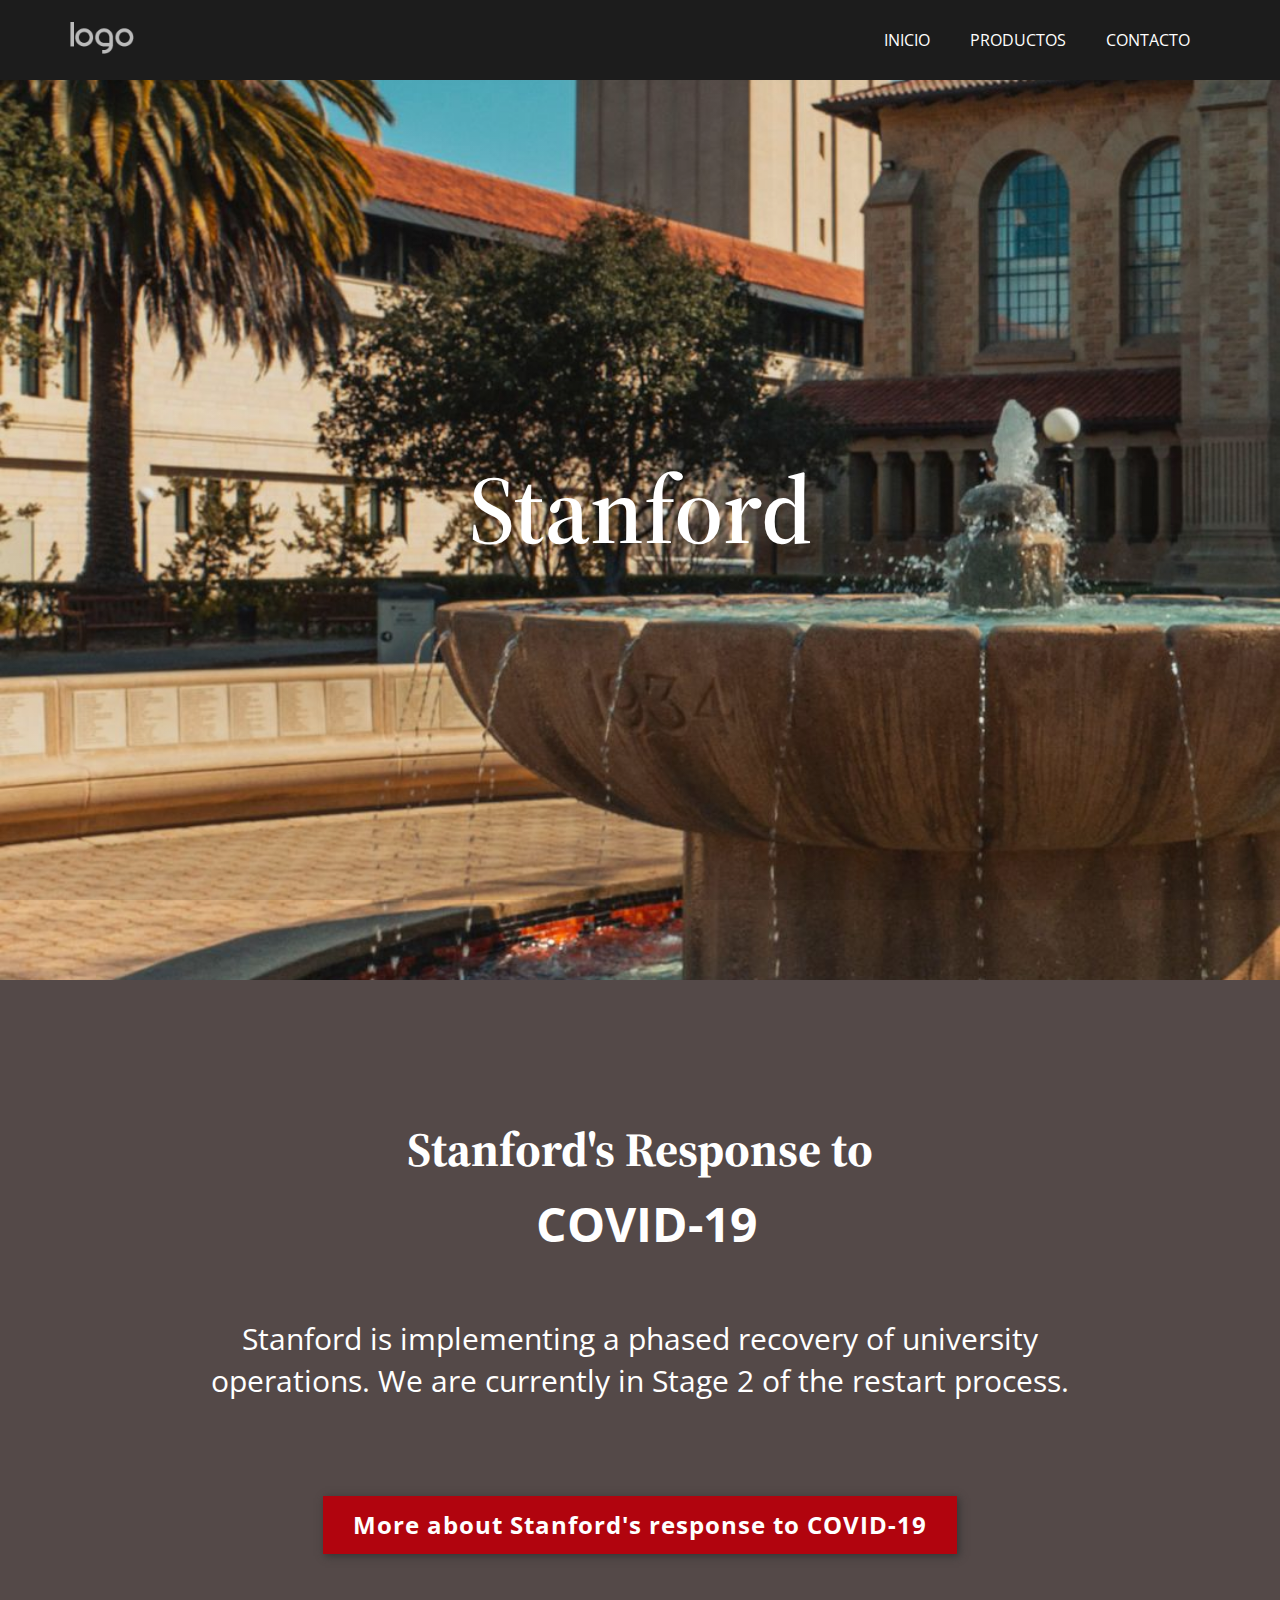
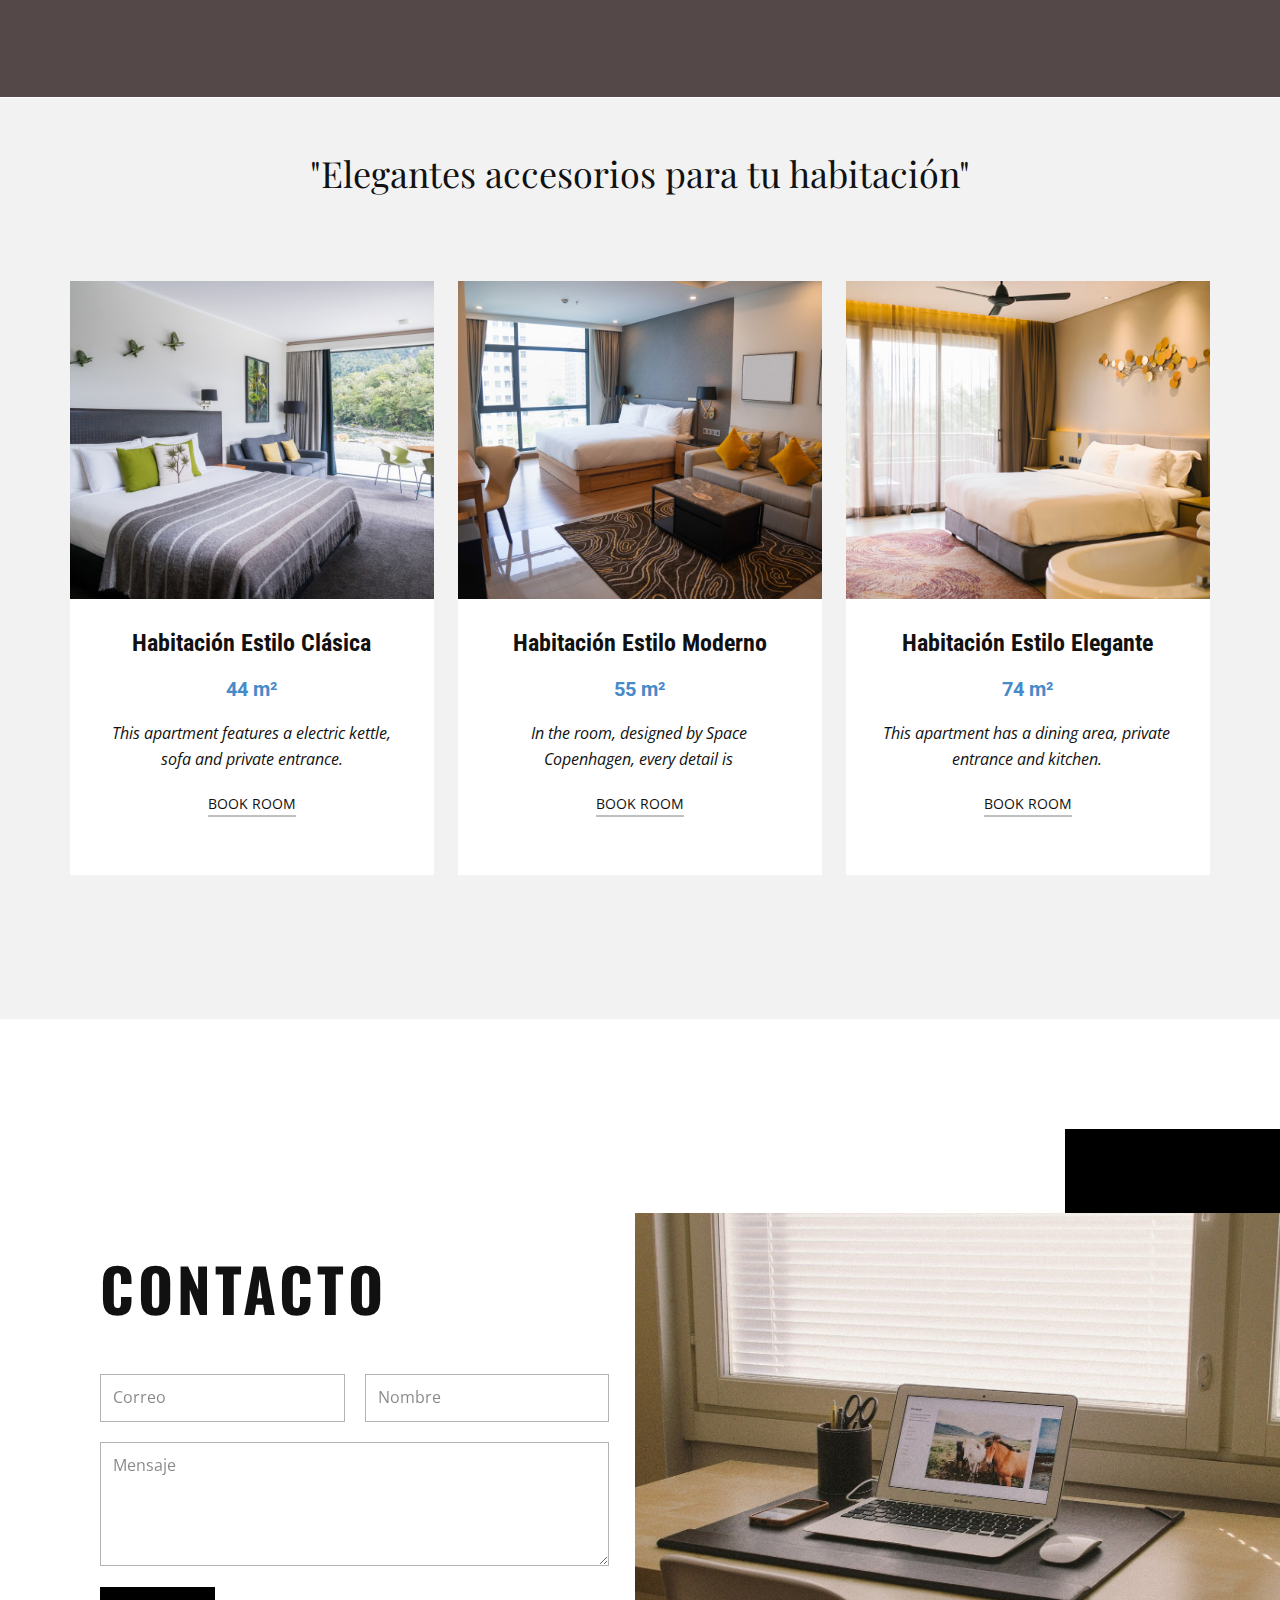
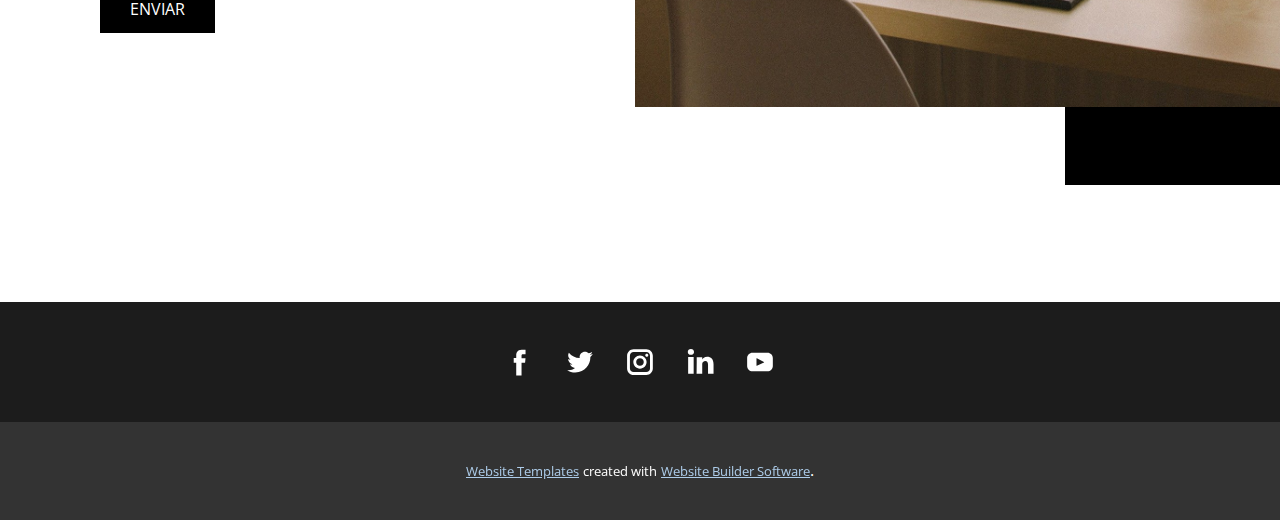
<file: index.html>
<!DOCTYPE html>
<html style="font-size: 16px;">
  <head>
    <meta name="viewport" content="width=device-width, initial-scale=1.0">
    <meta charset="utf-8">
    <meta name="keywords" content="MUEBLE HOGAR, MUEBLE HOGAR, &quot;Elegantes accesorios para tu habitación&quot;">
    <meta name="description" content="">
    <meta name="page_type" content="np-template-header-footer-from-plugin">
    <title>Copy of Página 1</title>
    <link rel="stylesheet" href="nicepage.css" media="screen">
<link rel="stylesheet" href="Copy-of-Página-1.css" media="screen">
    <script class="u-script" type="text/javascript" src="jquery.js" defer=""></script>
    <script class="u-script" type="text/javascript" src="nicepage.js" defer=""></script>
    <meta name="generator" content="Nicepage 3.5.3, nicepage.com">
    
    <link id="u-theme-google-font" rel="stylesheet" href="https://fonts.googleapis.com/css?family=Roboto:100,100i,300,300i,400,400i,500,500i,700,700i,900,900i|Open+Sans:300,300i,400,400i,600,600i,700,700i,800,800i">
    <link id="u-page-google-font" rel="stylesheet" href="https://fonts.googleapis.com/css?family=Open+Sans:300,300i,400,400i,600,600i,700,700i,800,800i|Playfair+Display:400,400i,700,700i,900,900i|Roboto+Condensed:300,300i,400,400i,700,700i|Oswald:200,300,400,500,600,700|Source+Serif+Pro:400,600,700">
    
    
    
    
    
    <script type="application/ld+json">{
		"@context": "http://schema.org",
		"@type": "Organization",
		"name": "",
		"url": "index.html",
		"logo": "images/default-logo.png",
		"sameAs": [
				"#"
		]
}</script>
    <meta property="og:title" content="Copy of Página 1">
    <meta property="og:type" content="website">
    <meta name="theme-color" content="#478ac9">
    <link rel="canonical" href="index.html">
    <meta property="og:url" content="index.html">
  </head>
  <body class="u-body"><header class="u-clearfix u-custom-color-2 u-header u-sticky u-header" id="sec-bebc"><div class="u-clearfix u-sheet u-valign-middle u-sheet-1">
        <a href="https://nicepage.com" class="u-image u-logo u-image-1">
          <img src="images/default-logo.png" class="u-logo-image u-logo-image-1">
        </a>
        <nav class="u-menu u-menu-dropdown u-offcanvas u-menu-1">
          <div class="menu-collapse" style="font-size: 1rem; letter-spacing: 0px;">
            <a class="u-button-style u-custom-left-right-menu-spacing u-custom-padding-bottom u-custom-top-bottom-menu-spacing u-nav-link u-text-active-palette-1-base u-text-hover-palette-2-base" href="#">
              <svg><use xmlns:xlink="http://www.w3.org/1999/xlink" xlink:href="#menu-hamburger"></use></svg>
              <svg version="1.1" xmlns="http://www.w3.org/2000/svg" xmlns:xlink="http://www.w3.org/1999/xlink"><defs><symbol id="menu-hamburger" viewBox="0 0 16 16" style="width: 16px; height: 16px;"><rect y="1" width="16" height="2"></rect><rect y="7" width="16" height="2"></rect><rect y="13" width="16" height="2"></rect>
</symbol>
</defs></svg>
            </a>
          </div>
          <div class="u-custom-menu u-nav-container">
            <ul class="u-nav u-unstyled u-nav-1"><li class="u-nav-item"><a class="u-button-style u-nav-link u-text-active-palette-1-base u-text-hover-palette-2-base" href="Página-1.html#carousel_11e9" data-page-id="586410641" style="padding: 10px 20px;">INICIO</a>
</li><li class="u-nav-item"><a class="u-button-style u-nav-link u-text-active-palette-1-base u-text-hover-palette-2-base" href="Página-1.html#carousel_e320" data-page-id="586410641" style="padding: 10px 20px;">PRODUCTOS</a>
</li><li class="u-nav-item"><a class="u-button-style u-nav-link u-text-active-palette-1-base u-text-hover-palette-2-base" href="Página-1.html#carousel_1514" data-page-id="586410641" style="padding: 10px 20px;">CONTACTO</a>
</li></ul>
          </div>
          <div class="u-custom-menu u-nav-container-collapse">
            <div class="u-black u-container-style u-inner-container-layout u-opacity u-opacity-95 u-sidenav">
              <div class="u-sidenav-overflow">
                <div class="u-menu-close"></div>
                <ul class="u-align-center u-nav u-popupmenu-items u-unstyled u-nav-2"><li class="u-nav-item"><a class="u-button-style u-nav-link" href="Página-1.html#carousel_11e9" data-page-id="586410641" style="padding: 10px 20px;">INICIO</a>
</li><li class="u-nav-item"><a class="u-button-style u-nav-link" href="Página-1.html#carousel_e320" data-page-id="586410641" style="padding: 10px 20px;">PRODUCTOS</a>
</li><li class="u-nav-item"><a class="u-button-style u-nav-link" href="Página-1.html#carousel_1514" data-page-id="586410641" style="padding: 10px 20px;">CONTACTO</a>
</li></ul>
              </div>
            </div>
            <div class="u-black u-menu-overlay u-opacity u-opacity-70"></div>
          </div>
        </nav>
      </div></header>
    <section class="img u-clearfix u-image u-shading u-section-1" id="sec-9574">
      <div class="u-clearfix u-sheet u-valign-middle u-sheet-1">
        <h1 class="texto-img u-align-center u-custom-font u-text u-text-default u-text-white u-text-1">Stanford</h1>
      </div>
    </section>
    <section class="u-clearfix u-valign-top u-section-2" id="sec-0500">
      <div class="texto-inferior u-container-style u-custom-color-3 u-expanded-width u-group u-group-1">
        <div class="u-container-layout u-container-layout-1">
          <h2 class="u-align-center u-custom-font u-text u-text-default u-text-1">Stanford's Response to</h2>
          <h2 class="u-align-center u-custom-font u-text u-text-default u-text-font u-text-2"> &nbsp;COVID-19</h2>
          <h3 class="u-align-center u-custom-font u-text u-text-default u-text-font u-text-3">Stanford is implementing a phased recovery of university<br>operations. We are currently in Stage 2&nbsp;of the restart process.<br>
          </h3>
          <a href="#" class="u-btn u-button-style u-custom-color-4 u-hover-custom-color-4 u-btn-1">More about Stanford's response to COVID-19<br>
          </a>
        </div>
      </div>
    </section>
    <section class="u-align-center u-clearfix u-grey-5 u-section-3" id="carousel_e320">
      <div class="u-clearfix u-sheet u-sheet-1">
        <h2 class="u-custom-font u-font-playfair-display u-text u-text-1">"Elegantes accesorios para tu habitación"</h2>
        <div class="u-expanded-width u-list u-repeater u-list-1">
          <div class="u-container-style u-list-item u-repeater-item u-video-cover u-white u-list-item-1">
            <div class="u-container-layout u-similar-container u-container-layout-1">
              <img alt="" class="u-expanded-width u-image u-image-default u-image-1" src="images/australian-modern-bedroom-interior-nature-window_31965-3690.jpg">
              <div class="u-align-center u-container-style u-expanded-width-lg u-expanded-width-md u-expanded-width-xl u-group u-video-cover u-group-1">
                <div class="u-container-layout u-valign-top u-container-layout-2">
                  <h4 class="u-custom-font u-font-roboto-condensed u-text u-text-2">Habitación Estilo Clásica<br>
                  </h4>
                  <h5 class="u-text u-text-palette-1-base u-text-3">44 m²</h5>
                  <p class="u-text u-text-4">This apartment features a electric kettle, sofa and private entrance.</p>
                  <a href="#" class="u-border-2 u-border-grey-25 u-btn u-btn-rectangle u-button-style u-none u-text-body-color u-btn-1">book room</a>
                </div>
              </div>
            </div>
          </div>
          <div class="u-align-center u-container-style u-list-item u-repeater-item u-video-cover u-white u-list-item-2">
            <div class="u-container-layout u-similar-container u-container-layout-3">
              <img alt="" class="u-expanded-width u-image u-image-default u-image-2" src="images/modern-studio-apartment-design-with-bedroom-living-space_1262-12375.jpg">
              <div class="u-align-center u-container-style u-expanded-width-lg u-expanded-width-md u-expanded-width-xl u-group u-video-cover u-group-2">
                <div class="u-container-layout u-valign-top u-container-layout-4">
                  <h4 class="u-custom-font u-font-roboto-condensed u-text u-text-5">Habitación Estilo Moderno</h4>
                  <h5 class="u-text u-text-palette-1-base u-text-6">55 m²</h5>
                  <p class="u-text u-text-7">In the room, designed by Space Copenhagen, every detail is</p>
                  <a href="#" class="u-border-2 u-border-grey-25 u-btn u-btn-rectangle u-button-style u-none u-text-body-color u-btn-2">book room</a>
                </div>
              </div>
            </div>
          </div>
          <div class="u-container-style u-list-item u-repeater-item u-white u-list-item-3">
            <div class="u-container-layout u-similar-container u-container-layout-5">
              <img alt="" class="u-expanded-width u-image u-image-default u-image-3" src="images/luxury-bedroom-hotel_1150-10836.jpg">
              <div class="u-align-center u-container-style u-expanded-width-lg u-expanded-width-md u-expanded-width-xl u-group u-group-3">
                <div class="u-container-layout u-valign-top u-container-layout-6">
                  <h4 class="u-custom-font u-font-roboto-condensed u-text u-text-8">Habitación Estilo Elegante</h4>
                  <h5 class="u-text u-text-palette-1-base u-text-9">74 m²</h5>
                  <p class="u-text u-text-10">This apartment has a dining area, private entrance and kitchen.</p>
                  <a href="https://nicepage.com" class="u-border-2 u-border-grey-25 u-btn u-btn-rectangle u-button-style u-none u-text-body-color u-btn-3">book room</a>
                </div>
              </div>
            </div>
          </div>
        </div>
      </div>
    </section>
    <section class="u-clearfix u-section-4" id="carousel_1514">
      <div class="u-align-left-xl u-black u-container-style u-group u-group-1">
        <div class="u-container-layout u-valign-bottom-md u-container-layout-1"></div>
      </div>
      <div class="u-clearfix u-layout-wrap u-layout-wrap-1">
        <div class="u-layout">
          <div class="u-layout-row">
            <div class="u-container-style u-layout-cell u-left-cell u-size-28 u-layout-cell-1">
              <div class="u-container-layout u-container-layout-2">
                <h3 class="u-custom-font u-font-oswald u-text u-text-1">ContactO</h3>
                <div class="u-form u-form-1">
                  <form action="#" method="POST" class="u-clearfix u-form-spacing-20 u-form-vertical u-inner-form" style="padding: 0;" source="custom" name="form">
                    <div class="u-form-email u-form-group u-form-partition-factor-2 u-form-group-1">
                      <label for="email-b381" class="u-form-control-hidden u-label">Email</label>
                      <input type="email" placeholder="Correo" id="email-b381" name="email" class="u-border-1 u-border-grey-30 u-input u-input-rectangle" required="">
                    </div>
                    <div class="u-form-group u-form-name u-form-partition-factor-2 u-form-group-2">
                      <label for="name-b381" class="u-form-control-hidden u-label">Name</label>
                      <input type="text" placeholder="Nombre" id="name-b381" name="name" class="u-border-1 u-border-grey-30 u-input u-input-rectangle" required="">
                    </div>
                    <div class="u-form-group u-form-message u-form-group-3">
                      <label for="message-b381" class="u-form-control-hidden u-label">Message</label>
                      <textarea placeholder="Mensaje" rows="4" cols="50" id="message-b381" name="message" class="u-border-1 u-border-grey-30 u-input u-input-rectangle" required=""></textarea>
                    </div>
                    <div class="u-align-left u-form-group u-form-submit u-form-group-4">
                      <a href="https://nicepage.com" class="u-black u-btn u-btn-submit u-button-style u-btn-1">ENVIAR<br>
                      </a>
                      <input type="submit" value="submit" class="u-form-control-hidden">
                    </div>
                    <div class="u-form-send-message u-form-send-success"> Thank you! Your message has been sent. </div>
                    <div class="u-form-send-error u-form-send-message"> Unable to send your message. Please fix errors then try again. </div>
                    <input type="hidden" value="" name="recaptchaResponse">
                  </form>
                </div>
              </div>
            </div>
            <div class="u-align-left u-container-style u-image u-layout-cell u-right-cell u-size-32 u-image-1">
              <div class="u-container-layout u-container-layout-3"></div>
            </div>
          </div>
        </div>
      </div>
    </section>
    
    
    <footer class="u-clearfix u-custom-color-2 u-footer" id="sec-fa39"><div class="u-clearfix u-sheet u-sheet-1">
        <div class="u-align-left u-social-icons u-spacing-28 u-social-icons-1">
          <a class="u-social-url" target="_blank" href=""><span class="u-icon u-icon-circle u-social-facebook u-social-type-logo u-icon-1"><svg class="u-svg-link" preserveAspectRatio="xMidYMin slice" viewBox="0 0 112 112" style=""><use xmlns:xlink="http://www.w3.org/1999/xlink" xlink:href="#svg-df22"></use></svg><svg xmlns="http://www.w3.org/2000/svg" xmlns:xlink="http://www.w3.org/1999/xlink" version="1.1" xml:space="preserve" class="u-svg-content" viewBox="0 0 112 112" x="0px" y="0px" id="svg-df22"><path d="M75.5,28.8H65.4c-1.5,0-4,0.9-4,4.3v9.4h13.9l-1.5,15.8H61.4v45.1H42.8V58.3h-8.8V42.4h8.8V32.2 c0-7.4,3.4-18.8,18.8-18.8h13.8v15.4H75.5z"></path></svg></span>
          </a>
          <a class="u-social-url" target="_blank" href=""><span class="u-icon u-icon-circle u-social-twitter u-social-type-logo u-icon-2"><svg class="u-svg-link" preserveAspectRatio="xMidYMin slice" viewBox="0 0 112 112" style=""><use xmlns:xlink="http://www.w3.org/1999/xlink" xlink:href="#svg-6763"></use></svg><svg xmlns="http://www.w3.org/2000/svg" xmlns:xlink="http://www.w3.org/1999/xlink" version="1.1" xml:space="preserve" class="u-svg-content" viewBox="0 0 112 112" x="0px" y="0px" id="svg-6763"><path d="M92.2,38.2c0,0.8,0,1.6,0,2.3c0,24.3-18.6,52.4-52.6,52.4c-10.6,0.1-20.2-2.9-28.5-8.2 c1.4,0.2,2.9,0.2,4.4,0.2c8.7,0,16.7-2.9,23-7.9c-8.1-0.2-14.9-5.5-17.3-12.8c1.1,0.2,2.4,0.2,3.4,0.2c1.6,0,3.3-0.2,4.8-0.7 c-8.4-1.6-14.9-9.2-14.9-18c0-0.2,0-0.2,0-0.2c2.5,1.4,5.4,2.2,8.4,2.3c-5-3.3-8.3-8.9-8.3-15.4c0-3.4,1-6.5,2.5-9.2 c9.1,11.1,22.7,18.5,38,19.2c-0.2-1.4-0.4-2.8-0.4-4.3c0.1-10,8.3-18.2,18.5-18.2c5.4,0,10.1,2.2,13.5,5.7c4.3-0.8,8.1-2.3,11.7-4.5 c-1.4,4.3-4.3,7.9-8.1,10.1c3.7-0.4,7.3-1.4,10.6-2.9C98.9,32.3,95.7,35.5,92.2,38.2z"></path></svg></span>
          </a>
          <a class="u-social-url" target="_blank" href=""><span class="u-icon u-icon-circle u-social-instagram u-social-type-logo u-icon-3"><svg class="u-svg-link" preserveAspectRatio="xMidYMin slice" viewBox="0 0 112 112" style=""><use xmlns:xlink="http://www.w3.org/1999/xlink" xlink:href="#svg-895e"></use></svg><svg xmlns="http://www.w3.org/2000/svg" xmlns:xlink="http://www.w3.org/1999/xlink" version="1.1" xml:space="preserve" class="u-svg-content" viewBox="0 0 112 112" x="0px" y="0px" id="svg-895e"><path d="M55.9,32.9c-12.8,0-23.2,10.4-23.2,23.2s10.4,23.2,23.2,23.2s23.2-10.4,23.2-23.2S68.7,32.9,55.9,32.9z M55.9,69.4c-7.4,0-13.3-6-13.3-13.3c-0.1-7.4,6-13.3,13.3-13.3s13.3,6,13.3,13.3C69.3,63.5,63.3,69.4,55.9,69.4z"></path><path d="M79.7,26.8c-3,0-5.4,2.5-5.4,5.4s2.5,5.4,5.4,5.4c3,0,5.4-2.5,5.4-5.4S82.7,26.8,79.7,26.8z"></path><path d="M78.2,11H33.5C21,11,10.8,21.3,10.8,33.7v44.7c0,12.6,10.2,22.8,22.7,22.8h44.7c12.6,0,22.7-10.2,22.7-22.7 V33.7C100.8,21.1,90.6,11,78.2,11z M91,78.4c0,7.1-5.8,12.8-12.8,12.8H33.5c-7.1,0-12.8-5.8-12.8-12.8V33.7 c0-7.1,5.8-12.8,12.8-12.8h44.7c7.1,0,12.8,5.8,12.8,12.8V78.4z"></path></svg></span>
          </a>
          <a class="u-social-url" target="_blank" href=""><span class="u-icon u-icon-circle u-social-linkedin u-social-type-logo u-icon-4"><svg class="u-svg-link" preserveAspectRatio="xMidYMin slice" viewBox="0 0 112 112" style=""><use xmlns:xlink="http://www.w3.org/1999/xlink" xlink:href="#svg-c114"></use></svg><svg xmlns="http://www.w3.org/2000/svg" xmlns:xlink="http://www.w3.org/1999/xlink" version="1.1" xml:space="preserve" class="u-svg-content" viewBox="0 0 112 112" x="0px" y="0px" id="svg-c114"><path d="M33.8,96.8H14.5v-58h19.3V96.8z M24.1,30.9L24.1,30.9c-6.6,0-10.8-4.5-10.8-10.1c0-5.8,4.3-10.1,10.9-10.1 S34.9,15,35.1,20.8C35.1,26.4,30.8,30.9,24.1,30.9z M103.3,96.8H84.1v-31c0-7.8-2.7-13.1-9.8-13.1c-5.3,0-8.5,3.6-9.9,7.1 c-0.6,1.3-0.6,3-0.6,4.8V97H44.5c0,0,0.3-52.6,0-58h19.3v8.2c2.6-3.9,7.2-9.6,17.4-9.6c12.7,0,22.2,8.4,22.2,26.1V96.8z"></path></svg></span>
          </a>
          <a class="u-social-url" target="_blank" href="#"><span class="u-icon u-icon-circle u-social-type-logo u-social-youtube u-icon-5"><svg class="u-svg-link" preserveAspectRatio="xMidYMin slice" viewBox="0 0 112 112" style=""><use xmlns:xlink="http://www.w3.org/1999/xlink" xlink:href="#svg-600e"></use></svg><svg xmlns="http://www.w3.org/2000/svg" xmlns:xlink="http://www.w3.org/1999/xlink" version="1.1" xml:space="preserve" class="u-svg-content" viewBox="0 0 112 112" x="0px" y="0px" id="svg-600e"><path d="M82.3,24H29.7C19.3,24,11,32.5,11,43v26.7c0,10.5,8.3,19,18.7,19h52.5c10.3,0,18.7-8.5,18.7-19V43 C101,32.5,92.7,24,82.3,24L82.3,24z M69.7,57.6L45.1,69.5c-0.7,0.2-1.4-0.2-1.4-0.8V44.1c0-0.7,0.8-1.3,1.4-0.8l24.6,12.6 C70.4,56.2,70.4,57.3,69.7,57.6L69.7,57.6z"></path></svg></span>
          </a>
        </div>
      </div></footer>
    <section class="u-backlink u-clearfix u-grey-80">
      <a class="u-link" href="https://nicepage.com/website-templates" target="_blank">
        <span>Website Templates</span>
      </a>
      <p class="u-text">
        <span>created with</span>
      </p>
      <a class="u-link" href="https://nicepage.com/" target="_blank">
        <span>Website Builder Software</span>
      </a>. 
    </section>
  </body>
</html>
</file>
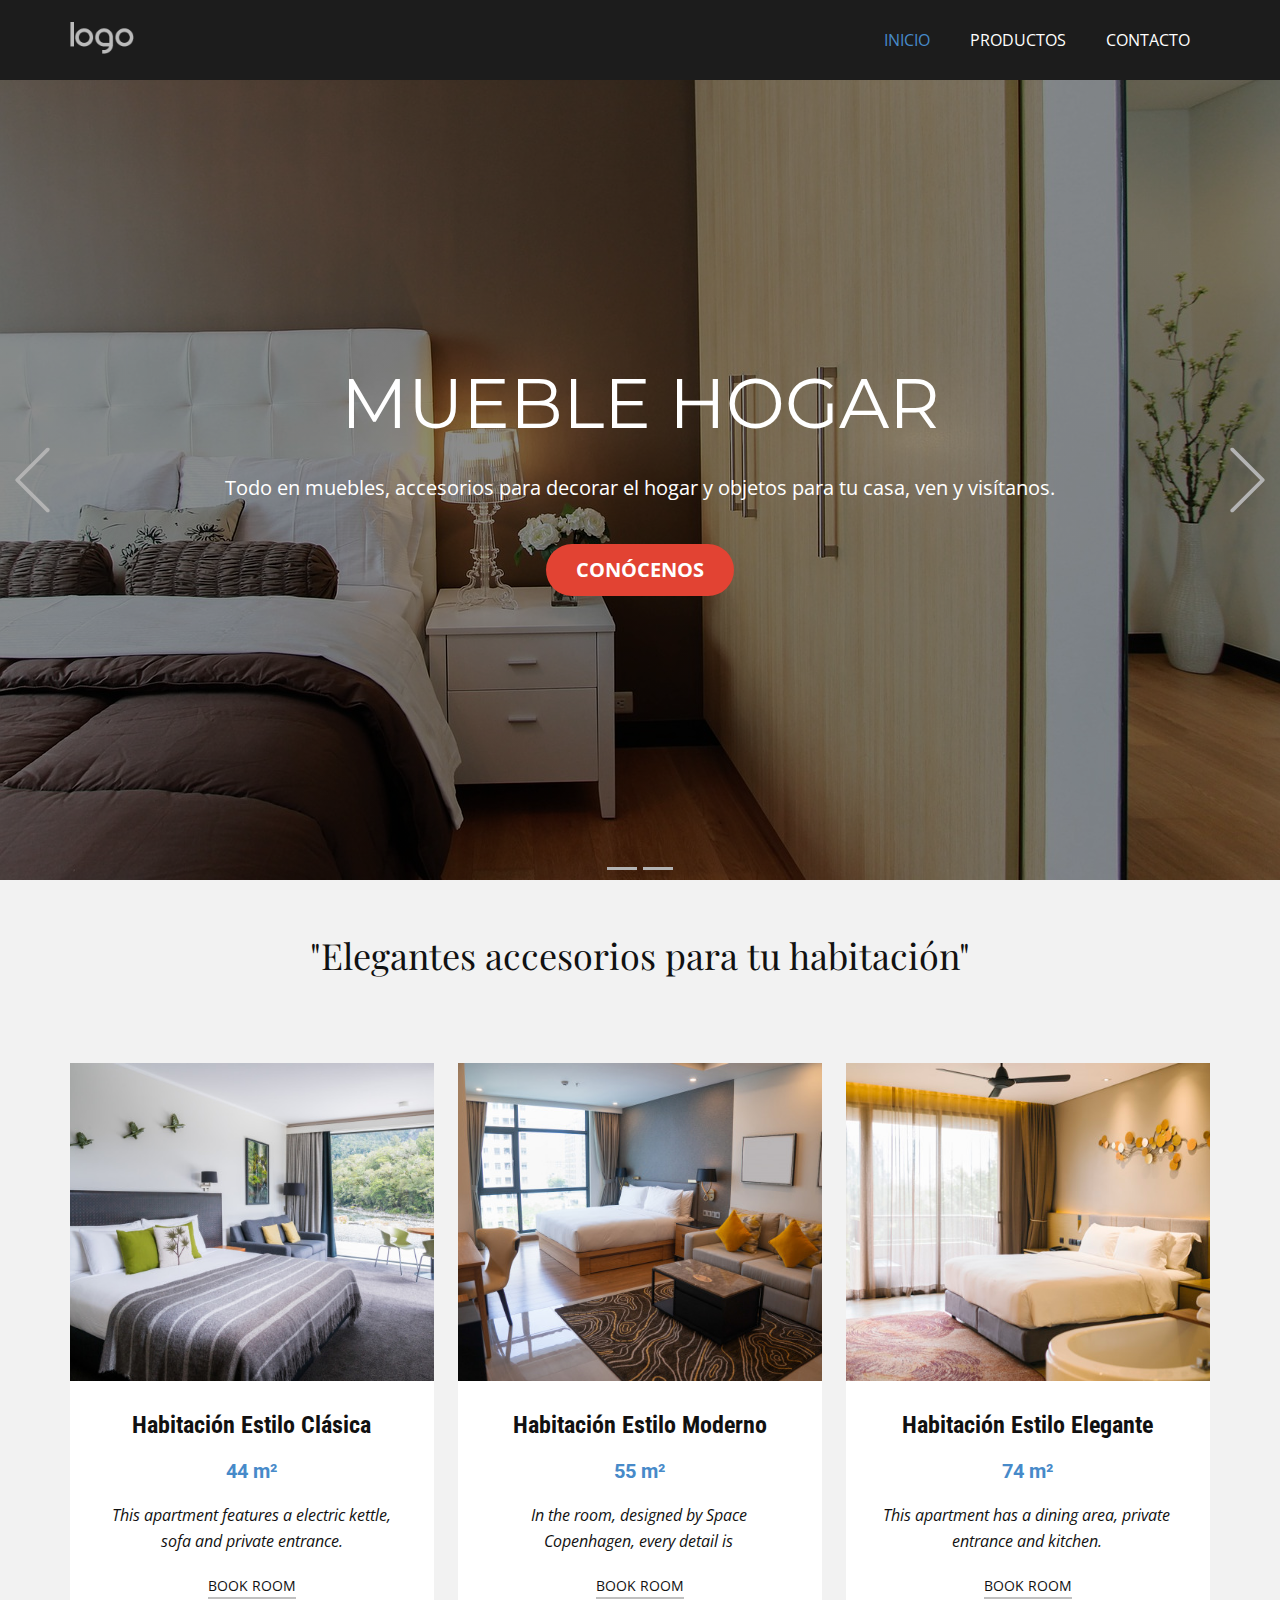
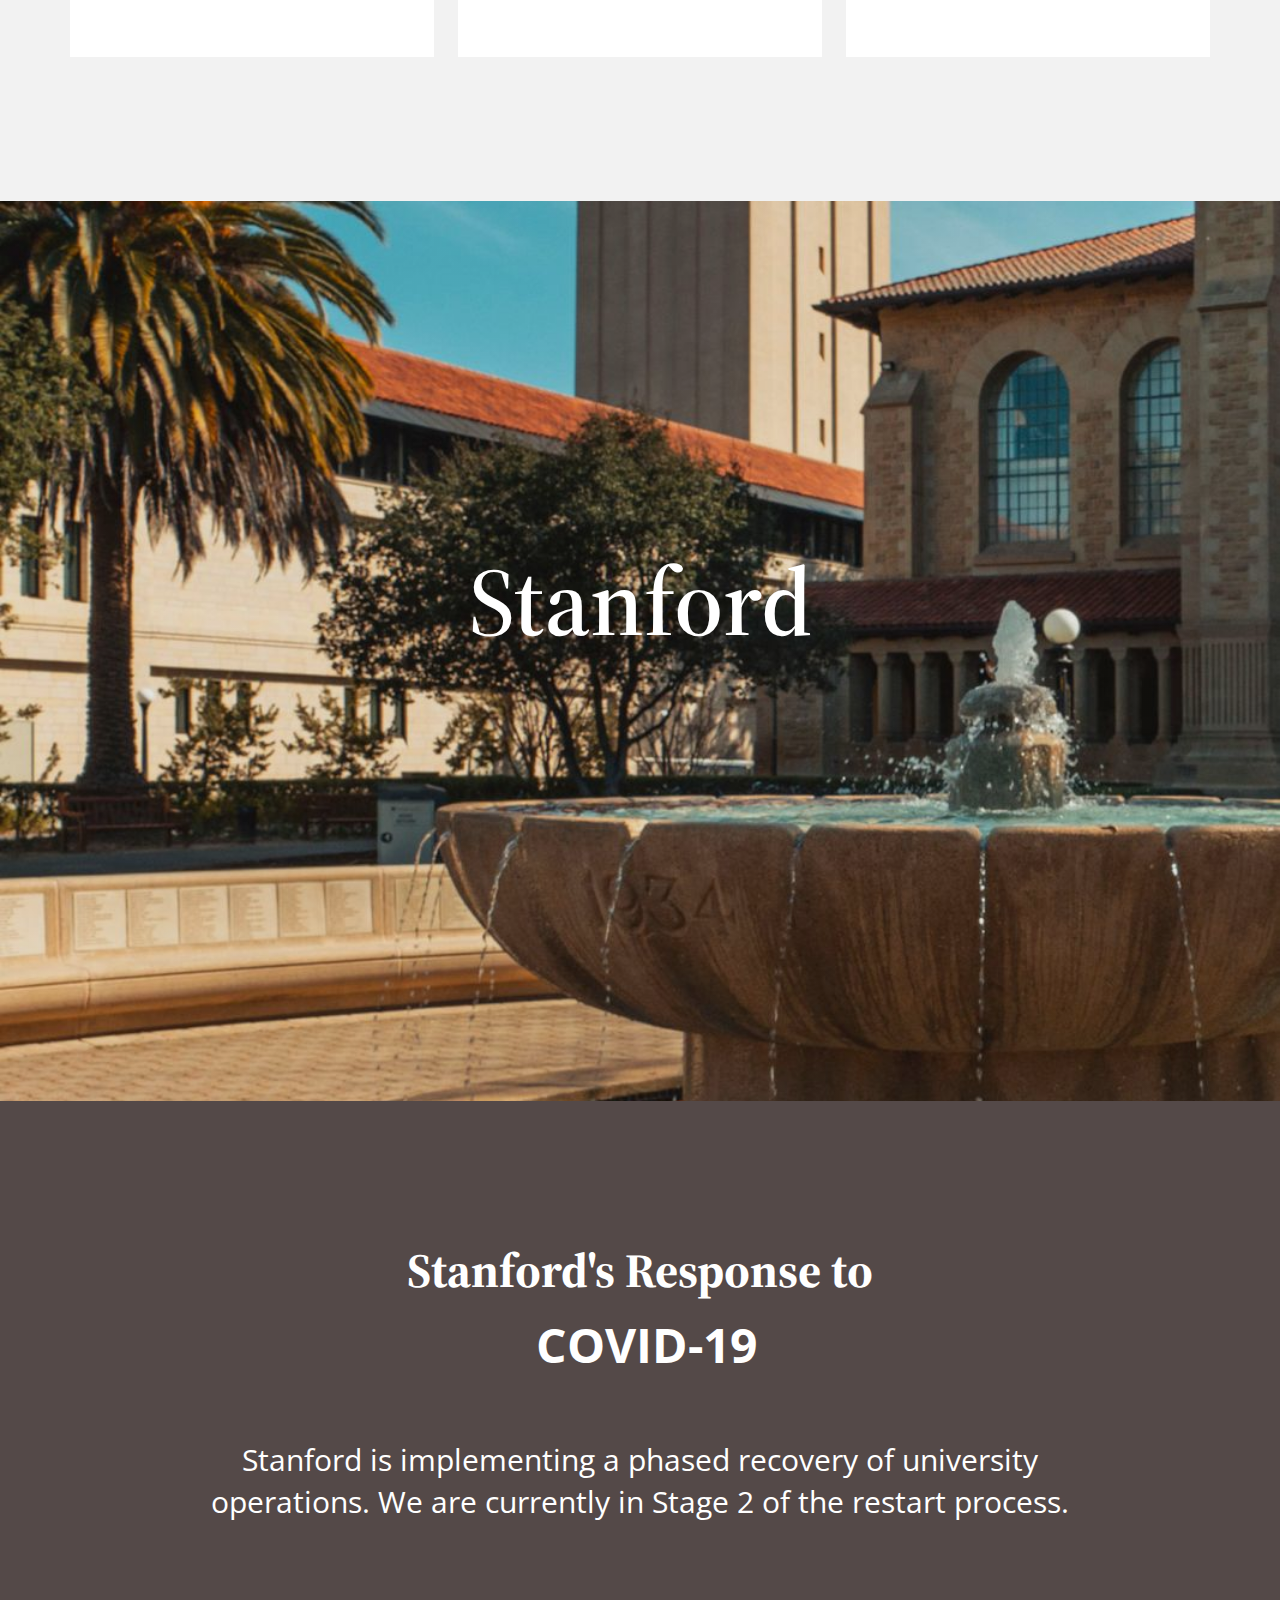
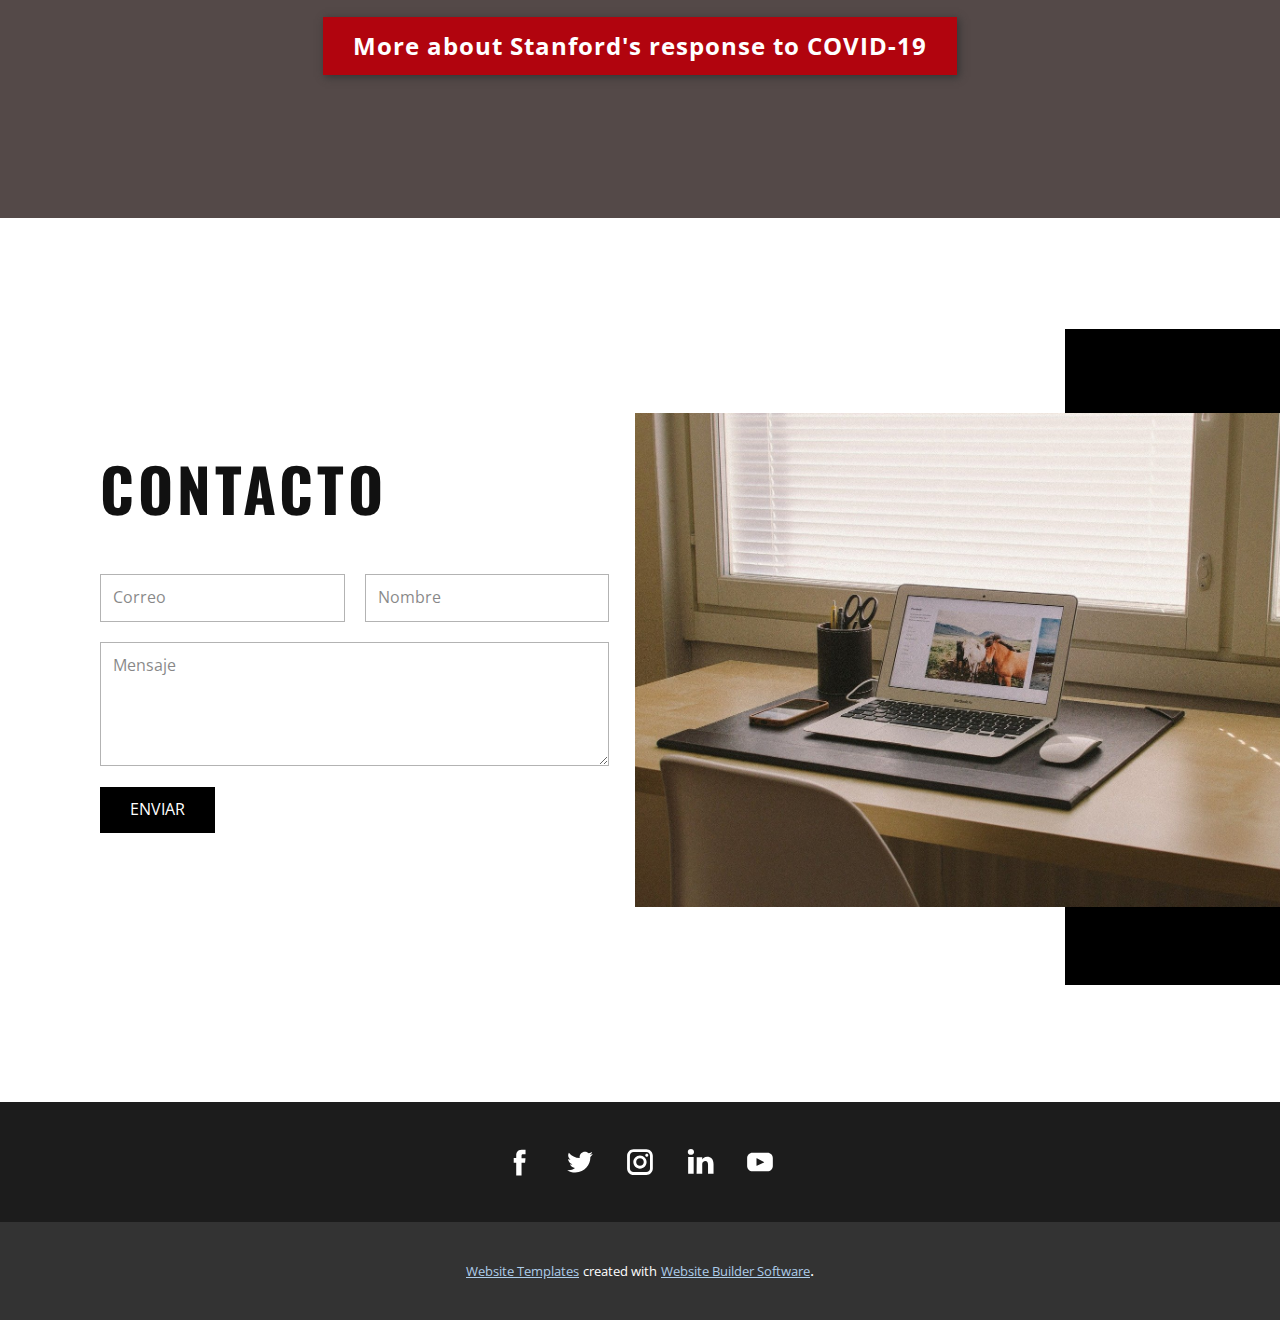
<file: Página-1.html>
<!DOCTYPE html>
<html style="font-size: 16px;">
  <head>
    <meta name="viewport" content="width=device-width, initial-scale=1.0">
    <meta charset="utf-8">
    <meta name="keywords" content="MUEBLE HOGAR, MUEBLE HOGAR, &quot;Elegantes accesorios para tu habitación&quot;">
    <meta name="description" content="">
    <meta name="page_type" content="np-template-header-footer-from-plugin">
    <title>Página 1</title>
    <link rel="stylesheet" href="nicepage.css" media="screen">
<link rel="stylesheet" href="Página-1.css" media="screen">
    <script class="u-script" type="text/javascript" src="jquery.js" defer=""></script>
    <script class="u-script" type="text/javascript" src="nicepage.js" defer=""></script>
    <meta name="generator" content="Nicepage 3.5.3, nicepage.com">
    
    
    
    <link id="u-theme-google-font" rel="stylesheet" href="https://fonts.googleapis.com/css?family=Roboto:100,100i,300,300i,400,400i,500,500i,700,700i,900,900i|Open+Sans:300,300i,400,400i,600,600i,700,700i,800,800i">
    <link id="u-page-google-font" rel="stylesheet" href="https://fonts.googleapis.com/css?family=Montserrat:100,100i,200,200i,300,300i,400,400i,500,500i,600,600i,700,700i,800,800i,900,900i|Playfair+Display:400,400i,700,700i,900,900i|Roboto+Condensed:300,300i,400,400i,700,700i|Open+Sans:300,300i,400,400i,600,600i,700,700i,800,800i|Oswald:200,300,400,500,600,700|Source+Serif+Pro:400,600,700">
    
    
    
    
    
    
    <script type="application/ld+json">{
		"@context": "http://schema.org",
		"@type": "Organization",
		"name": "",
		"url": "index.html",
		"logo": "images/default-logo.png",
		"sameAs": [
				"#"
		]
}</script>
    <meta property="og:title" content="Página 1">
    <meta property="og:type" content="website">
    <meta name="theme-color" content="#478ac9">
    <link rel="canonical" href="index.html">
    <meta property="og:url" content="index.html">
  </head>
  <body class="u-body"><header class="u-clearfix u-custom-color-2 u-header u-sticky u-header" id="sec-bebc"><div class="u-clearfix u-sheet u-valign-middle u-sheet-1">
        <a href="https://nicepage.com" class="u-image u-logo u-image-1">
          <img src="images/default-logo.png" class="u-logo-image u-logo-image-1">
        </a>
        <nav class="u-menu u-menu-dropdown u-offcanvas u-menu-1">
          <div class="menu-collapse" style="font-size: 1rem; letter-spacing: 0px;">
            <a class="u-button-style u-custom-left-right-menu-spacing u-custom-padding-bottom u-custom-top-bottom-menu-spacing u-nav-link u-text-active-palette-1-base u-text-hover-palette-2-base" href="#">
              <svg><use xmlns:xlink="http://www.w3.org/1999/xlink" xlink:href="#menu-hamburger"></use></svg>
              <svg version="1.1" xmlns="http://www.w3.org/2000/svg" xmlns:xlink="http://www.w3.org/1999/xlink"><defs><symbol id="menu-hamburger" viewBox="0 0 16 16" style="width: 16px; height: 16px;"><rect y="1" width="16" height="2"></rect><rect y="7" width="16" height="2"></rect><rect y="13" width="16" height="2"></rect>
</symbol>
</defs></svg>
            </a>
          </div>
          <div class="u-custom-menu u-nav-container">
            <ul class="u-nav u-unstyled u-nav-1"><li class="u-nav-item"><a class="u-button-style u-nav-link u-text-active-palette-1-base u-text-hover-palette-2-base" href="Página-1.html#carousel_11e9" data-page-id="586410641" style="padding: 10px 20px;">INICIO</a>
</li><li class="u-nav-item"><a class="u-button-style u-nav-link u-text-active-palette-1-base u-text-hover-palette-2-base" href="Página-1.html#carousel_e320" data-page-id="586410641" style="padding: 10px 20px;">PRODUCTOS</a>
</li><li class="u-nav-item"><a class="u-button-style u-nav-link u-text-active-palette-1-base u-text-hover-palette-2-base" href="Página-1.html#carousel_1514" data-page-id="586410641" style="padding: 10px 20px;">CONTACTO</a>
</li></ul>
          </div>
          <div class="u-custom-menu u-nav-container-collapse">
            <div class="u-black u-container-style u-inner-container-layout u-opacity u-opacity-95 u-sidenav">
              <div class="u-sidenav-overflow">
                <div class="u-menu-close"></div>
                <ul class="u-align-center u-nav u-popupmenu-items u-unstyled u-nav-2"><li class="u-nav-item"><a class="u-button-style u-nav-link" href="Página-1.html#carousel_11e9" data-page-id="586410641" style="padding: 10px 20px;">INICIO</a>
</li><li class="u-nav-item"><a class="u-button-style u-nav-link" href="Página-1.html#carousel_e320" data-page-id="586410641" style="padding: 10px 20px;">PRODUCTOS</a>
</li><li class="u-nav-item"><a class="u-button-style u-nav-link" href="Página-1.html#carousel_1514" data-page-id="586410641" style="padding: 10px 20px;">CONTACTO</a>
</li></ul>
              </div>
            </div>
            <div class="u-black u-menu-overlay u-opacity u-opacity-70"></div>
          </div>
        </nav>
      </div></header>
    <section id="carousel_11e9" class="u-carousel u-slide u-block-21dd-1" data-u-ride="carousel" data-interval="5000">
      <ol class="u-absolute-hcenter u-carousel-indicators u-block-21dd-2">
        <li data-u-target="#carousel_11e9" data-u-slide-to="0" class="u-active u-grey-30"></li>
        <li data-u-target="#carousel_11e9" class="u-grey-30" data-u-slide-to="1"></li>
      </ol>
      <div class="u-carousel-inner" role="listbox">
        <div class="u-active u-align-center u-carousel-item u-clearfix u-image u-shading u-section-1-1" src="">
          <div class="u-clearfix u-sheet u-valign-middle u-sheet-1">
            <h1 class="u-custom-font u-font-montserrat u-text u-text-default u-title u-text-1">MUEBLE HOGAR</h1>
            <p class="u-align-center u-large-text u-text u-text-variant u-text-2">Todo en&nbsp;muebles, accesorios para decorar el hogar y objetos para tu casa, ven y visítanos.</p>
            <a href="#" class="u-btn u-btn-round u-button-style u-custom-color-1 u-radius-50 u-btn-1">conócenos</a>
          </div>
        </div>
        <div class="u-align-center u-carousel-item u-clearfix u-image u-shading u-section-1-2" src="">
          <div class="u-clearfix u-sheet u-valign-middle u-sheet-1">
            <h1 class="u-custom-font u-font-montserrat u-text u-text-default u-title u-text-1">MUEBLE HOGAR</h1>
            <p class="u-large-text u-text u-text-default u-text-variant u-text-2">Todo en&nbsp;muebles, accesorios para decorar el hogar y objetos para tu casa, ven y visítanos.</p>
            <a href="#" class="u-btn u-btn-round u-button-style u-custom-color-1 u-radius-50 u-btn-1">conócenos</a>
          </div>
        </div>
      </div>
      <a class="u-absolute-vcenter u-carousel-control u-carousel-control-prev u-text-grey-30 u-block-21dd-3" href="#carousel_11e9" role="button" data-u-slide="prev">
        <span aria-hidden="true">
          <svg viewBox="0 0 477.175 477.175"><path d="M145.188,238.575l215.5-215.5c5.3-5.3,5.3-13.8,0-19.1s-13.8-5.3-19.1,0l-225.1,225.1c-5.3,5.3-5.3,13.8,0,19.1l225.1,225
                    c2.6,2.6,6.1,4,9.5,4s6.9-1.3,9.5-4c5.3-5.3,5.3-13.8,0-19.1L145.188,238.575z"></path></svg>
        </span>
        <span class="sr-only">Previous</span>
      </a>
      <a class="u-absolute-vcenter u-carousel-control u-carousel-control-next u-text-grey-30 u-block-21dd-4" href="#carousel_11e9" role="button" data-u-slide="next">
        <span aria-hidden="true">
          <svg viewBox="0 0 477.175 477.175"><path d="M360.731,229.075l-225.1-225.1c-5.3-5.3-13.8-5.3-19.1,0s-5.3,13.8,0,19.1l215.5,215.5l-215.5,215.5
                    c-5.3,5.3-5.3,13.8,0,19.1c2.6,2.6,6.1,4,9.5,4c3.4,0,6.9-1.3,9.5-4l225.1-225.1C365.931,242.875,365.931,234.275,360.731,229.075z"></path></svg>
        </span>
        <span class="sr-only">Next</span>
      </a>
    </section>
    <section class="u-align-center u-clearfix u-grey-5 u-section-2" id="carousel_e320">
      <div class="u-clearfix u-sheet u-sheet-1">
        <h2 class="u-custom-font u-font-playfair-display u-text u-text-1">"Elegantes accesorios para tu habitación"</h2>
        <div class="u-expanded-width u-list u-repeater u-list-1">
          <div class="u-container-style u-list-item u-repeater-item u-video-cover u-white u-list-item-1">
            <div class="u-container-layout u-similar-container u-container-layout-1">
              <img alt="" class="u-expanded-width u-image u-image-default u-image-1" src="images/australian-modern-bedroom-interior-nature-window_31965-3690.jpg">
              <div class="u-align-center u-container-style u-expanded-width-lg u-expanded-width-md u-expanded-width-xl u-group u-video-cover u-group-1">
                <div class="u-container-layout u-valign-top u-container-layout-2">
                  <h4 class="u-custom-font u-font-roboto-condensed u-text u-text-2">Habitación Estilo Clásica<br>
                  </h4>
                  <h5 class="u-text u-text-palette-1-base u-text-3">44 m²</h5>
                  <p class="u-text u-text-4">This apartment features a electric kettle, sofa and private entrance.</p>
                  <a href="#" class="u-border-2 u-border-grey-25 u-btn u-btn-rectangle u-button-style u-none u-text-body-color u-btn-1">book room</a>
                </div>
              </div>
            </div>
          </div>
          <div class="u-align-center u-container-style u-list-item u-repeater-item u-video-cover u-white u-list-item-2">
            <div class="u-container-layout u-similar-container u-container-layout-3">
              <img alt="" class="u-expanded-width u-image u-image-default u-image-2" src="images/modern-studio-apartment-design-with-bedroom-living-space_1262-12375.jpg">
              <div class="u-align-center u-container-style u-expanded-width-lg u-expanded-width-md u-expanded-width-xl u-group u-video-cover u-group-2">
                <div class="u-container-layout u-valign-top u-container-layout-4">
                  <h4 class="u-custom-font u-font-roboto-condensed u-text u-text-5">Habitación Estilo Moderno</h4>
                  <h5 class="u-text u-text-palette-1-base u-text-6">55 m²</h5>
                  <p class="u-text u-text-7">In the room, designed by Space Copenhagen, every detail is</p>
                  <a href="#" class="u-border-2 u-border-grey-25 u-btn u-btn-rectangle u-button-style u-none u-text-body-color u-btn-2">book room</a>
                </div>
              </div>
            </div>
          </div>
          <div class="u-container-style u-list-item u-repeater-item u-white u-list-item-3">
            <div class="u-container-layout u-similar-container u-container-layout-5">
              <img alt="" class="u-expanded-width u-image u-image-default u-image-3" src="images/luxury-bedroom-hotel_1150-10836.jpg">
              <div class="u-align-center u-container-style u-expanded-width-lg u-expanded-width-md u-expanded-width-xl u-group u-group-3">
                <div class="u-container-layout u-valign-top u-container-layout-6">
                  <h4 class="u-custom-font u-font-roboto-condensed u-text u-text-8">Habitación Estilo Elegante</h4>
                  <h5 class="u-text u-text-palette-1-base u-text-9">74 m²</h5>
                  <p class="u-text u-text-10">This apartment has a dining area, private entrance and kitchen.</p>
                  <a href="https://nicepage.com" class="u-border-2 u-border-grey-25 u-btn u-btn-rectangle u-button-style u-none u-text-body-color u-btn-3">book room</a>
                </div>
              </div>
            </div>
          </div>
        </div>
      </div>
    </section>
    <section class="u-clearfix u-image u-shading u-section-3" id="sec-9574">
      <div class="u-clearfix u-sheet u-sheet-1">
        <h1 class="u-align-center u-custom-font u-text u-text-default u-text-white u-text-1">Stanford</h1>
      </div>
    </section>
    <section class="u-clearfix u-valign-top u-section-4" id="sec-0500">
      <div class="texto-inferior u-container-style u-custom-color-3 u-expanded-width u-group u-group-1">
        <div class="u-container-layout u-container-layout-1">
          <h2 class="u-align-center u-custom-font u-text u-text-default u-text-1">Stanford's Response to</h2>
          <h2 class="u-align-center u-custom-font u-text u-text-default u-text-font u-text-2"> &nbsp;COVID-19</h2>
          <h3 class="u-align-center u-custom-font u-text u-text-default u-text-font u-text-3">Stanford is implementing a phased recovery of university<br>operations. We are currently in Stage 2&nbsp;of the restart process.<br>
          </h3>
          <a href="#" class="u-btn u-button-style u-custom-color-4 u-hover-custom-color-4 u-btn-1">More about Stanford's response to COVID-19<br>
          </a>
        </div>
      </div>
    </section>
    <section class="u-clearfix u-section-5" id="carousel_1514">
      <div class="u-align-left-xl u-black u-container-style u-group u-group-1">
        <div class="u-container-layout u-valign-bottom-md u-container-layout-1"></div>
      </div>
      <div class="u-clearfix u-layout-wrap u-layout-wrap-1">
        <div class="u-layout">
          <div class="u-layout-row">
            <div class="u-container-style u-layout-cell u-left-cell u-size-28 u-layout-cell-1">
              <div class="u-container-layout u-container-layout-2">
                <h3 class="u-custom-font u-font-oswald u-text u-text-1">ContactO</h3>
                <div class="u-form u-form-1">
                  <form action="#" method="POST" class="u-clearfix u-form-spacing-20 u-form-vertical u-inner-form" style="padding: 0;" source="custom" name="form">
                    <div class="u-form-email u-form-group u-form-partition-factor-2 u-form-group-1">
                      <label for="email-b381" class="u-form-control-hidden u-label">Email</label>
                      <input type="email" placeholder="Correo" id="email-b381" name="email" class="u-border-1 u-border-grey-30 u-input u-input-rectangle" required="">
                    </div>
                    <div class="u-form-group u-form-name u-form-partition-factor-2 u-form-group-2">
                      <label for="name-b381" class="u-form-control-hidden u-label">Name</label>
                      <input type="text" placeholder="Nombre" id="name-b381" name="name" class="u-border-1 u-border-grey-30 u-input u-input-rectangle" required="">
                    </div>
                    <div class="u-form-group u-form-message u-form-group-3">
                      <label for="message-b381" class="u-form-control-hidden u-label">Message</label>
                      <textarea placeholder="Mensaje" rows="4" cols="50" id="message-b381" name="message" class="u-border-1 u-border-grey-30 u-input u-input-rectangle" required=""></textarea>
                    </div>
                    <div class="u-align-left u-form-group u-form-submit u-form-group-4">
                      <a href="https://nicepage.com" class="u-black u-btn u-btn-submit u-button-style u-btn-1">ENVIAR<br>
                      </a>
                      <input type="submit" value="submit" class="u-form-control-hidden">
                    </div>
                    <div class="u-form-send-message u-form-send-success"> Thank you! Your message has been sent. </div>
                    <div class="u-form-send-error u-form-send-message"> Unable to send your message. Please fix errors then try again. </div>
                    <input type="hidden" value="" name="recaptchaResponse">
                  </form>
                </div>
              </div>
            </div>
            <div class="u-align-left u-container-style u-image u-layout-cell u-right-cell u-size-32 u-image-1">
              <div class="u-container-layout u-container-layout-3"></div>
            </div>
          </div>
        </div>
      </div>
    </section>
    
    
    <footer class="u-clearfix u-custom-color-2 u-footer" id="sec-fa39"><div class="u-clearfix u-sheet u-sheet-1">
        <div class="u-align-left u-social-icons u-spacing-28 u-social-icons-1">
          <a class="u-social-url" target="_blank" href=""><span class="u-icon u-icon-circle u-social-facebook u-social-type-logo u-icon-1"><svg class="u-svg-link" preserveAspectRatio="xMidYMin slice" viewBox="0 0 112 112" style=""><use xmlns:xlink="http://www.w3.org/1999/xlink" xlink:href="#svg-df22"></use></svg><svg xmlns="http://www.w3.org/2000/svg" xmlns:xlink="http://www.w3.org/1999/xlink" version="1.1" xml:space="preserve" class="u-svg-content" viewBox="0 0 112 112" x="0px" y="0px" id="svg-df22"><path d="M75.5,28.8H65.4c-1.5,0-4,0.9-4,4.3v9.4h13.9l-1.5,15.8H61.4v45.1H42.8V58.3h-8.8V42.4h8.8V32.2 c0-7.4,3.4-18.8,18.8-18.8h13.8v15.4H75.5z"></path></svg></span>
          </a>
          <a class="u-social-url" target="_blank" href=""><span class="u-icon u-icon-circle u-social-twitter u-social-type-logo u-icon-2"><svg class="u-svg-link" preserveAspectRatio="xMidYMin slice" viewBox="0 0 112 112" style=""><use xmlns:xlink="http://www.w3.org/1999/xlink" xlink:href="#svg-6763"></use></svg><svg xmlns="http://www.w3.org/2000/svg" xmlns:xlink="http://www.w3.org/1999/xlink" version="1.1" xml:space="preserve" class="u-svg-content" viewBox="0 0 112 112" x="0px" y="0px" id="svg-6763"><path d="M92.2,38.2c0,0.8,0,1.6,0,2.3c0,24.3-18.6,52.4-52.6,52.4c-10.6,0.1-20.2-2.9-28.5-8.2 c1.4,0.2,2.9,0.2,4.4,0.2c8.7,0,16.7-2.9,23-7.9c-8.1-0.2-14.9-5.5-17.3-12.8c1.1,0.2,2.4,0.2,3.4,0.2c1.6,0,3.3-0.2,4.8-0.7 c-8.4-1.6-14.9-9.2-14.9-18c0-0.2,0-0.2,0-0.2c2.5,1.4,5.4,2.2,8.4,2.3c-5-3.3-8.3-8.9-8.3-15.4c0-3.4,1-6.5,2.5-9.2 c9.1,11.1,22.7,18.5,38,19.2c-0.2-1.4-0.4-2.8-0.4-4.3c0.1-10,8.3-18.2,18.5-18.2c5.4,0,10.1,2.2,13.5,5.7c4.3-0.8,8.1-2.3,11.7-4.5 c-1.4,4.3-4.3,7.9-8.1,10.1c3.7-0.4,7.3-1.4,10.6-2.9C98.9,32.3,95.7,35.5,92.2,38.2z"></path></svg></span>
          </a>
          <a class="u-social-url" target="_blank" href=""><span class="u-icon u-icon-circle u-social-instagram u-social-type-logo u-icon-3"><svg class="u-svg-link" preserveAspectRatio="xMidYMin slice" viewBox="0 0 112 112" style=""><use xmlns:xlink="http://www.w3.org/1999/xlink" xlink:href="#svg-895e"></use></svg><svg xmlns="http://www.w3.org/2000/svg" xmlns:xlink="http://www.w3.org/1999/xlink" version="1.1" xml:space="preserve" class="u-svg-content" viewBox="0 0 112 112" x="0px" y="0px" id="svg-895e"><path d="M55.9,32.9c-12.8,0-23.2,10.4-23.2,23.2s10.4,23.2,23.2,23.2s23.2-10.4,23.2-23.2S68.7,32.9,55.9,32.9z M55.9,69.4c-7.4,0-13.3-6-13.3-13.3c-0.1-7.4,6-13.3,13.3-13.3s13.3,6,13.3,13.3C69.3,63.5,63.3,69.4,55.9,69.4z"></path><path d="M79.7,26.8c-3,0-5.4,2.5-5.4,5.4s2.5,5.4,5.4,5.4c3,0,5.4-2.5,5.4-5.4S82.7,26.8,79.7,26.8z"></path><path d="M78.2,11H33.5C21,11,10.8,21.3,10.8,33.7v44.7c0,12.6,10.2,22.8,22.7,22.8h44.7c12.6,0,22.7-10.2,22.7-22.7 V33.7C100.8,21.1,90.6,11,78.2,11z M91,78.4c0,7.1-5.8,12.8-12.8,12.8H33.5c-7.1,0-12.8-5.8-12.8-12.8V33.7 c0-7.1,5.8-12.8,12.8-12.8h44.7c7.1,0,12.8,5.8,12.8,12.8V78.4z"></path></svg></span>
          </a>
          <a class="u-social-url" target="_blank" href=""><span class="u-icon u-icon-circle u-social-linkedin u-social-type-logo u-icon-4"><svg class="u-svg-link" preserveAspectRatio="xMidYMin slice" viewBox="0 0 112 112" style=""><use xmlns:xlink="http://www.w3.org/1999/xlink" xlink:href="#svg-c114"></use></svg><svg xmlns="http://www.w3.org/2000/svg" xmlns:xlink="http://www.w3.org/1999/xlink" version="1.1" xml:space="preserve" class="u-svg-content" viewBox="0 0 112 112" x="0px" y="0px" id="svg-c114"><path d="M33.8,96.8H14.5v-58h19.3V96.8z M24.1,30.9L24.1,30.9c-6.6,0-10.8-4.5-10.8-10.1c0-5.8,4.3-10.1,10.9-10.1 S34.9,15,35.1,20.8C35.1,26.4,30.8,30.9,24.1,30.9z M103.3,96.8H84.1v-31c0-7.8-2.7-13.1-9.8-13.1c-5.3,0-8.5,3.6-9.9,7.1 c-0.6,1.3-0.6,3-0.6,4.8V97H44.5c0,0,0.3-52.6,0-58h19.3v8.2c2.6-3.9,7.2-9.6,17.4-9.6c12.7,0,22.2,8.4,22.2,26.1V96.8z"></path></svg></span>
          </a>
          <a class="u-social-url" target="_blank" href="#"><span class="u-icon u-icon-circle u-social-type-logo u-social-youtube u-icon-5"><svg class="u-svg-link" preserveAspectRatio="xMidYMin slice" viewBox="0 0 112 112" style=""><use xmlns:xlink="http://www.w3.org/1999/xlink" xlink:href="#svg-600e"></use></svg><svg xmlns="http://www.w3.org/2000/svg" xmlns:xlink="http://www.w3.org/1999/xlink" version="1.1" xml:space="preserve" class="u-svg-content" viewBox="0 0 112 112" x="0px" y="0px" id="svg-600e"><path d="M82.3,24H29.7C19.3,24,11,32.5,11,43v26.7c0,10.5,8.3,19,18.7,19h52.5c10.3,0,18.7-8.5,18.7-19V43 C101,32.5,92.7,24,82.3,24L82.3,24z M69.7,57.6L45.1,69.5c-0.7,0.2-1.4-0.2-1.4-0.8V44.1c0-0.7,0.8-1.3,1.4-0.8l24.6,12.6 C70.4,56.2,70.4,57.3,69.7,57.6L69.7,57.6z"></path></svg></span>
          </a>
        </div>
      </div></footer>
    <section class="u-backlink u-clearfix u-grey-80">
      <a class="u-link" href="https://nicepage.com/website-templates" target="_blank">
        <span>Website Templates</span>
      </a>
      <p class="u-text">
        <span>created with</span>
      </p>
      <a class="u-link" href="https://nicepage.com/" target="_blank">
        <span>Website Builder Software</span>
      </a>. 
    </section>
  </body>
</html>
</file>
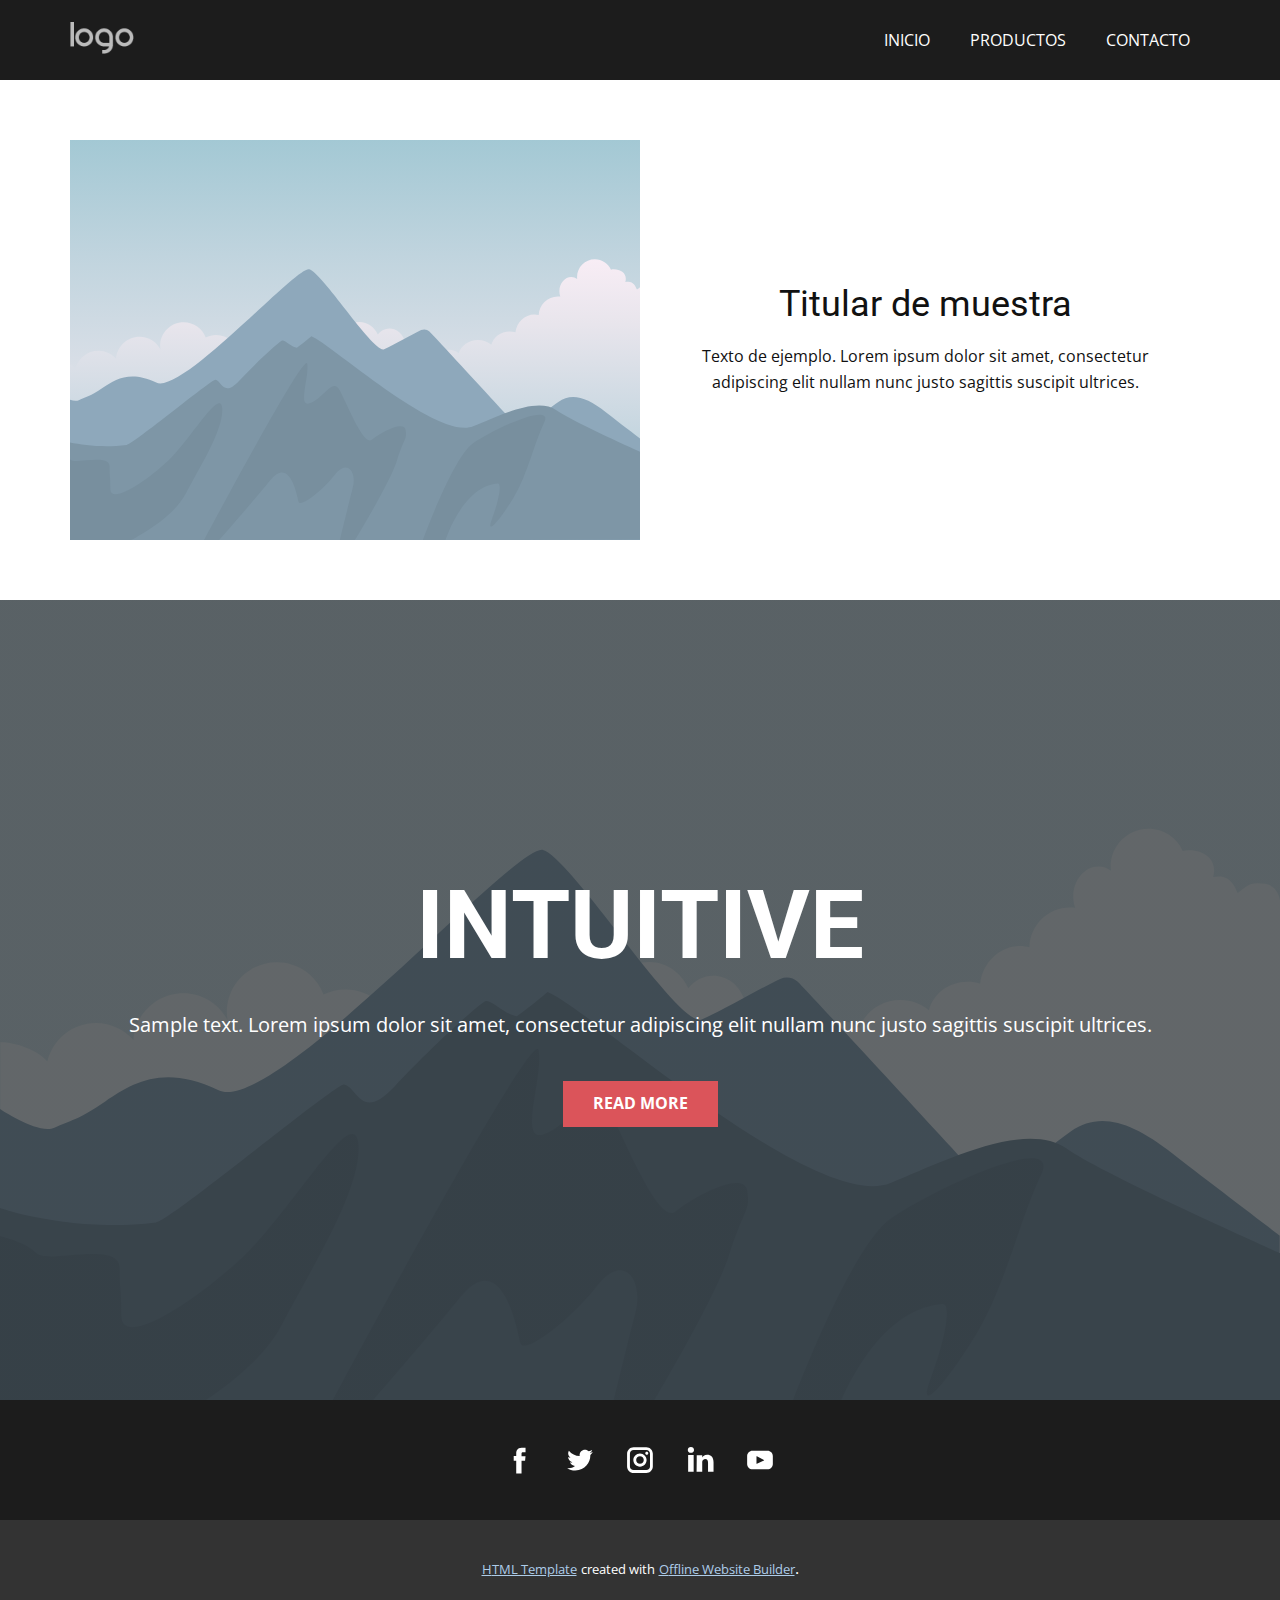
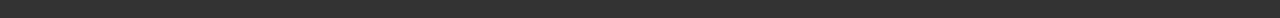
<file: Página-2.html>
<!DOCTYPE html>
<html style="font-size: 16px;">
  <head>
    <meta name="viewport" content="width=device-width, initial-scale=1.0">
    <meta charset="utf-8">
    <meta name="keywords" content="INTUITIVE">
    <meta name="description" content="">
    <meta name="page_type" content="np-template-header-footer-from-plugin">
    <title>Página 2</title>
    <link rel="stylesheet" href="nicepage.css" media="screen">
<link rel="stylesheet" href="Página-2.css" media="screen">
    <script class="u-script" type="text/javascript" src="jquery.js" defer=""></script>
    <script class="u-script" type="text/javascript" src="nicepage.js" defer=""></script>
    <meta name="generator" content="Nicepage 3.5.3, nicepage.com">
    <link id="u-theme-google-font" rel="stylesheet" href="https://fonts.googleapis.com/css?family=Roboto:100,100i,300,300i,400,400i,500,500i,700,700i,900,900i|Open+Sans:300,300i,400,400i,600,600i,700,700i,800,800i">
    
    
    
    <script type="application/ld+json">{
		"@context": "http://schema.org",
		"@type": "Organization",
		"name": "",
		"url": "index.html",
		"logo": "images/default-logo.png",
		"sameAs": [
				"#"
		]
}</script>
    <meta property="og:title" content="Página 2">
    <meta property="og:type" content="website">
    <meta name="theme-color" content="#478ac9">
    <link rel="canonical" href="index.html">
    <meta property="og:url" content="index.html">
  </head>
  <body class="u-body"><header class="u-clearfix u-custom-color-2 u-header u-sticky u-header" id="sec-bebc"><div class="u-clearfix u-sheet u-valign-middle u-sheet-1">
        <a href="https://nicepage.com" class="u-image u-logo u-image-1">
          <img src="images/default-logo.png" class="u-logo-image u-logo-image-1">
        </a>
        <nav class="u-menu u-menu-dropdown u-offcanvas u-menu-1">
          <div class="menu-collapse" style="font-size: 1rem; letter-spacing: 0px;">
            <a class="u-button-style u-custom-left-right-menu-spacing u-custom-padding-bottom u-custom-top-bottom-menu-spacing u-nav-link u-text-active-palette-1-base u-text-hover-palette-2-base" href="#">
              <svg><use xmlns:xlink="http://www.w3.org/1999/xlink" xlink:href="#menu-hamburger"></use></svg>
              <svg version="1.1" xmlns="http://www.w3.org/2000/svg" xmlns:xlink="http://www.w3.org/1999/xlink"><defs><symbol id="menu-hamburger" viewBox="0 0 16 16" style="width: 16px; height: 16px;"><rect y="1" width="16" height="2"></rect><rect y="7" width="16" height="2"></rect><rect y="13" width="16" height="2"></rect>
</symbol>
</defs></svg>
            </a>
          </div>
          <div class="u-custom-menu u-nav-container">
            <ul class="u-nav u-unstyled u-nav-1"><li class="u-nav-item"><a class="u-button-style u-nav-link u-text-active-palette-1-base u-text-hover-palette-2-base" href="Página-1.html#carousel_11e9" data-page-id="586410641" style="padding: 10px 20px;">INICIO</a>
</li><li class="u-nav-item"><a class="u-button-style u-nav-link u-text-active-palette-1-base u-text-hover-palette-2-base" href="Página-1.html#carousel_e320" data-page-id="586410641" style="padding: 10px 20px;">PRODUCTOS</a>
</li><li class="u-nav-item"><a class="u-button-style u-nav-link u-text-active-palette-1-base u-text-hover-palette-2-base" href="Página-1.html#carousel_1514" data-page-id="586410641" style="padding: 10px 20px;">CONTACTO</a>
</li></ul>
          </div>
          <div class="u-custom-menu u-nav-container-collapse">
            <div class="u-black u-container-style u-inner-container-layout u-opacity u-opacity-95 u-sidenav">
              <div class="u-sidenav-overflow">
                <div class="u-menu-close"></div>
                <ul class="u-align-center u-nav u-popupmenu-items u-unstyled u-nav-2"><li class="u-nav-item"><a class="u-button-style u-nav-link" href="Página-1.html#carousel_11e9" data-page-id="586410641" style="padding: 10px 20px;">INICIO</a>
</li><li class="u-nav-item"><a class="u-button-style u-nav-link" href="Página-1.html#carousel_e320" data-page-id="586410641" style="padding: 10px 20px;">PRODUCTOS</a>
</li><li class="u-nav-item"><a class="u-button-style u-nav-link" href="Página-1.html#carousel_1514" data-page-id="586410641" style="padding: 10px 20px;">CONTACTO</a>
</li></ul>
              </div>
            </div>
            <div class="u-black u-menu-overlay u-opacity u-opacity-70"></div>
          </div>
        </nav>
      </div></header>
    <section class="u-clearfix u-section-1" id="sec-d1a5">
      <div class="u-clearfix u-sheet u-sheet-1">
        <div class="u-clearfix u-expanded-width u-layout-wrap u-layout-wrap-1">
          <div class="u-layout">
            <div class="u-layout-row">
              <div class="u-container-style u-image u-layout-cell u-size-30 u-image-1" data-image-width="400" data-image-height="265">
                <div class="u-container-layout u-container-layout-1"></div>
              </div>
              <div class="u-align-center u-container-style u-layout-cell u-size-30 u-layout-cell-2">
                <div class="u-container-layout u-valign-middle u-container-layout-2">
                  <h2 class="u-text u-text-default u-text-1">Titular de muestra</h2>
                  <p class="u-text u-text-default u-text-2">Texto de ejemplo. Lorem ipsum dolor sit amet, consectetur adipiscing elit nullam nunc justo sagittis suscipit ultrices.</p>
                </div>
              </div>
            </div>
          </div>
        </div>
      </div>
    </section>
    <section class="u-align-center u-clearfix u-image u-shading u-section-2" src="" data-image-width="256" data-image-height="256" id="sec-e04b">
      <div class="u-clearfix u-sheet u-valign-middle u-sheet-1">
        <h1 class="u-text u-text-default u-title u-text-1">INTUITIVE</h1>
        <p class="u-large-text u-text u-text-default u-text-variant u-text-2">Sample text. Lorem ipsum dolor sit amet, consectetur adipiscing elit nullam nunc justo sagittis suscipit ultrices.</p>
        <a href="#" class="u-btn u-button-style u-palette-2-base u-btn-1">Read More</a>
      </div>
    </section>
    
    
    <footer class="u-clearfix u-custom-color-2 u-footer" id="sec-fa39"><div class="u-clearfix u-sheet u-sheet-1">
        <div class="u-align-left u-social-icons u-spacing-28 u-social-icons-1">
          <a class="u-social-url" target="_blank" href=""><span class="u-icon u-icon-circle u-social-facebook u-social-type-logo u-icon-1"><svg class="u-svg-link" preserveAspectRatio="xMidYMin slice" viewBox="0 0 112 112" style=""><use xmlns:xlink="http://www.w3.org/1999/xlink" xlink:href="#svg-df22"></use></svg><svg xmlns="http://www.w3.org/2000/svg" xmlns:xlink="http://www.w3.org/1999/xlink" version="1.1" xml:space="preserve" class="u-svg-content" viewBox="0 0 112 112" x="0px" y="0px" id="svg-df22"><path d="M75.5,28.8H65.4c-1.5,0-4,0.9-4,4.3v9.4h13.9l-1.5,15.8H61.4v45.1H42.8V58.3h-8.8V42.4h8.8V32.2 c0-7.4,3.4-18.8,18.8-18.8h13.8v15.4H75.5z"></path></svg></span>
          </a>
          <a class="u-social-url" target="_blank" href=""><span class="u-icon u-icon-circle u-social-twitter u-social-type-logo u-icon-2"><svg class="u-svg-link" preserveAspectRatio="xMidYMin slice" viewBox="0 0 112 112" style=""><use xmlns:xlink="http://www.w3.org/1999/xlink" xlink:href="#svg-6763"></use></svg><svg xmlns="http://www.w3.org/2000/svg" xmlns:xlink="http://www.w3.org/1999/xlink" version="1.1" xml:space="preserve" class="u-svg-content" viewBox="0 0 112 112" x="0px" y="0px" id="svg-6763"><path d="M92.2,38.2c0,0.8,0,1.6,0,2.3c0,24.3-18.6,52.4-52.6,52.4c-10.6,0.1-20.2-2.9-28.5-8.2 c1.4,0.2,2.9,0.2,4.4,0.2c8.7,0,16.7-2.9,23-7.9c-8.1-0.2-14.9-5.5-17.3-12.8c1.1,0.2,2.4,0.2,3.4,0.2c1.6,0,3.3-0.2,4.8-0.7 c-8.4-1.6-14.9-9.2-14.9-18c0-0.2,0-0.2,0-0.2c2.5,1.4,5.4,2.2,8.4,2.3c-5-3.3-8.3-8.9-8.3-15.4c0-3.4,1-6.5,2.5-9.2 c9.1,11.1,22.7,18.5,38,19.2c-0.2-1.4-0.4-2.8-0.4-4.3c0.1-10,8.3-18.2,18.5-18.2c5.4,0,10.1,2.2,13.5,5.7c4.3-0.8,8.1-2.3,11.7-4.5 c-1.4,4.3-4.3,7.9-8.1,10.1c3.7-0.4,7.3-1.4,10.6-2.9C98.9,32.3,95.7,35.5,92.2,38.2z"></path></svg></span>
          </a>
          <a class="u-social-url" target="_blank" href=""><span class="u-icon u-icon-circle u-social-instagram u-social-type-logo u-icon-3"><svg class="u-svg-link" preserveAspectRatio="xMidYMin slice" viewBox="0 0 112 112" style=""><use xmlns:xlink="http://www.w3.org/1999/xlink" xlink:href="#svg-895e"></use></svg><svg xmlns="http://www.w3.org/2000/svg" xmlns:xlink="http://www.w3.org/1999/xlink" version="1.1" xml:space="preserve" class="u-svg-content" viewBox="0 0 112 112" x="0px" y="0px" id="svg-895e"><path d="M55.9,32.9c-12.8,0-23.2,10.4-23.2,23.2s10.4,23.2,23.2,23.2s23.2-10.4,23.2-23.2S68.7,32.9,55.9,32.9z M55.9,69.4c-7.4,0-13.3-6-13.3-13.3c-0.1-7.4,6-13.3,13.3-13.3s13.3,6,13.3,13.3C69.3,63.5,63.3,69.4,55.9,69.4z"></path><path d="M79.7,26.8c-3,0-5.4,2.5-5.4,5.4s2.5,5.4,5.4,5.4c3,0,5.4-2.5,5.4-5.4S82.7,26.8,79.7,26.8z"></path><path d="M78.2,11H33.5C21,11,10.8,21.3,10.8,33.7v44.7c0,12.6,10.2,22.8,22.7,22.8h44.7c12.6,0,22.7-10.2,22.7-22.7 V33.7C100.8,21.1,90.6,11,78.2,11z M91,78.4c0,7.1-5.8,12.8-12.8,12.8H33.5c-7.1,0-12.8-5.8-12.8-12.8V33.7 c0-7.1,5.8-12.8,12.8-12.8h44.7c7.1,0,12.8,5.8,12.8,12.8V78.4z"></path></svg></span>
          </a>
          <a class="u-social-url" target="_blank" href=""><span class="u-icon u-icon-circle u-social-linkedin u-social-type-logo u-icon-4"><svg class="u-svg-link" preserveAspectRatio="xMidYMin slice" viewBox="0 0 112 112" style=""><use xmlns:xlink="http://www.w3.org/1999/xlink" xlink:href="#svg-c114"></use></svg><svg xmlns="http://www.w3.org/2000/svg" xmlns:xlink="http://www.w3.org/1999/xlink" version="1.1" xml:space="preserve" class="u-svg-content" viewBox="0 0 112 112" x="0px" y="0px" id="svg-c114"><path d="M33.8,96.8H14.5v-58h19.3V96.8z M24.1,30.9L24.1,30.9c-6.6,0-10.8-4.5-10.8-10.1c0-5.8,4.3-10.1,10.9-10.1 S34.9,15,35.1,20.8C35.1,26.4,30.8,30.9,24.1,30.9z M103.3,96.8H84.1v-31c0-7.8-2.7-13.1-9.8-13.1c-5.3,0-8.5,3.6-9.9,7.1 c-0.6,1.3-0.6,3-0.6,4.8V97H44.5c0,0,0.3-52.6,0-58h19.3v8.2c2.6-3.9,7.2-9.6,17.4-9.6c12.7,0,22.2,8.4,22.2,26.1V96.8z"></path></svg></span>
          </a>
          <a class="u-social-url" target="_blank" href="#"><span class="u-icon u-icon-circle u-social-type-logo u-social-youtube u-icon-5"><svg class="u-svg-link" preserveAspectRatio="xMidYMin slice" viewBox="0 0 112 112" style=""><use xmlns:xlink="http://www.w3.org/1999/xlink" xlink:href="#svg-600e"></use></svg><svg xmlns="http://www.w3.org/2000/svg" xmlns:xlink="http://www.w3.org/1999/xlink" version="1.1" xml:space="preserve" class="u-svg-content" viewBox="0 0 112 112" x="0px" y="0px" id="svg-600e"><path d="M82.3,24H29.7C19.3,24,11,32.5,11,43v26.7c0,10.5,8.3,19,18.7,19h52.5c10.3,0,18.7-8.5,18.7-19V43 C101,32.5,92.7,24,82.3,24L82.3,24z M69.7,57.6L45.1,69.5c-0.7,0.2-1.4-0.2-1.4-0.8V44.1c0-0.7,0.8-1.3,1.4-0.8l24.6,12.6 C70.4,56.2,70.4,57.3,69.7,57.6L69.7,57.6z"></path></svg></span>
          </a>
        </div>
      </div></footer>
    <section class="u-backlink u-clearfix u-grey-80">
      <a class="u-link" href="https://nicepage.com/html-templates" target="_blank">
        <span>HTML Template</span>
      </a>
      <p class="u-text">
        <span>created with</span>
      </p>
      <a class="u-link" href="https://nicepage.com/" target="_blank">
        <span>Offline Website Builder</span>
      </a>. 
    </section>
  </body>
</html>
</file>
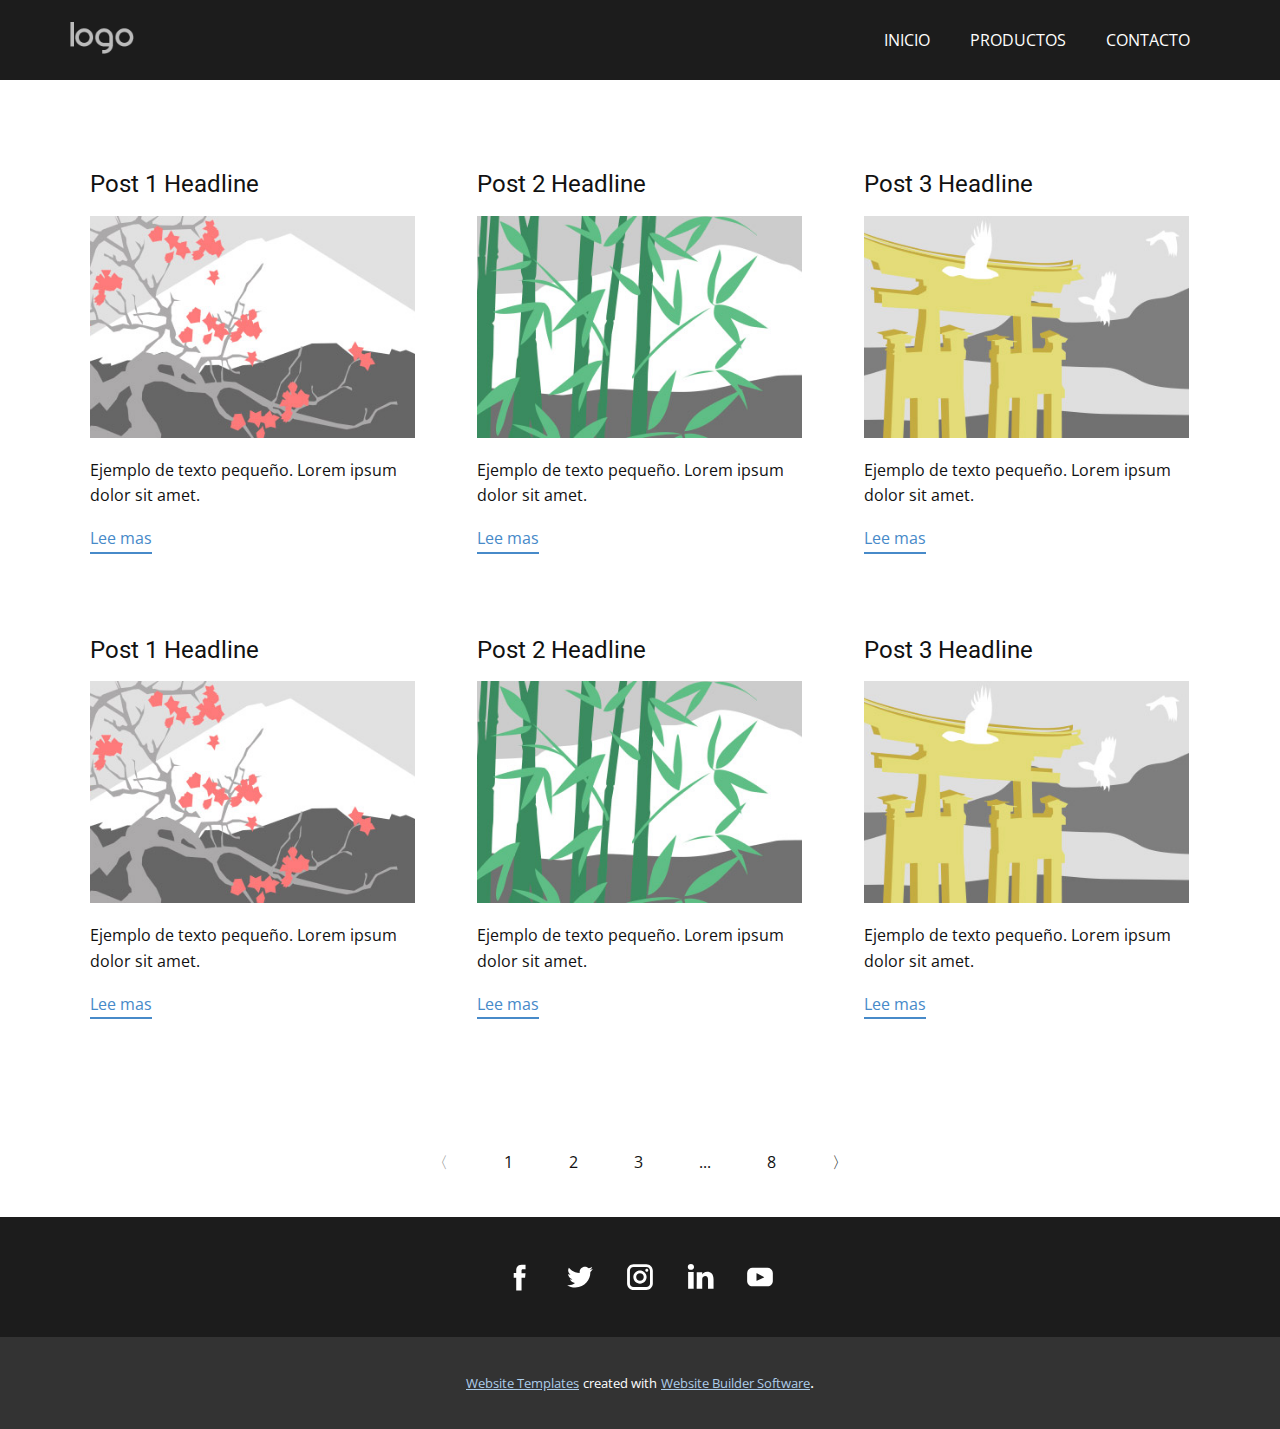
<file: blog/blog.html>
<html style="font-size: 16px;"><head>
    <meta name="viewport" content="width=device-width, initial-scale=1.0">
    <meta charset="utf-8">
    <meta name="keywords" content="">
    <meta name="description" content="">
    <meta name="page_type" content="np-template-header-footer-from-plugin">
    <title>Blog Template</title>
    <link rel="stylesheet" href="../nicepage.css" media="screen">
<link rel="stylesheet" href="../Blog-Template.css" media="screen">
    <script class="u-script" type="text/javascript" src="../jquery.js" defer=""></script>
    <script class="u-script" type="text/javascript" src="../nicepage.js" defer=""></script>
    <meta name="generator" content="Nicepage 3.5.3, nicepage.com">
    <link id="u-theme-google-font" rel="stylesheet" href="https://fonts.googleapis.com/css?family=Roboto:100,100i,300,300i,400,400i,500,500i,700,700i,900,900i|Open+Sans:300,300i,400,400i,600,600i,700,700i,800,800i">
    
    
    
    <script type="application/ld+json">{
		"@context": "http://schema.org",
		"@type": "Organization",
		"name": "",
		"url": "index.html",
		"logo": "images/default-logo.png",
		"sameAs": [
				"#"
		]
}</script>
    <meta property="og:title" content="Blog Template">
    <meta property="og:type" content="website">
    <meta name="theme-color" content="#478ac9">
    <link rel="canonical" href="../index.html">
    <meta property="og:url" content="index.html">
  </head>
  <body class="u-body"><header class="u-clearfix u-custom-color-2 u-header u-sticky u-header" id="sec-bebc"><div class="u-clearfix u-sheet u-valign-middle u-sheet-1">
        <a href="https://nicepage.com" class="u-image u-logo u-image-1">
          <img src="../images/default-logo.png" class="u-logo-image u-logo-image-1">
        </a>
        <nav class="u-menu u-menu-dropdown u-offcanvas u-menu-1">
          <div class="menu-collapse" style="font-size: 1rem; letter-spacing: 0px;">
            <a class="u-button-style u-custom-left-right-menu-spacing u-custom-padding-bottom u-custom-top-bottom-menu-spacing u-nav-link u-text-active-palette-1-base u-text-hover-palette-2-base" href="#">
              <svg><use xmlns:xlink="http://www.w3.org/1999/xlink" xlink:href="#menu-hamburger"></use></svg>
              <svg version="1.1" xmlns="http://www.w3.org/2000/svg" xmlns:xlink="http://www.w3.org/1999/xlink"><defs><symbol id="menu-hamburger" viewBox="0 0 16 16" style="width: 16px; height: 16px;"><rect y="1" width="16" height="2"></rect><rect y="7" width="16" height="2"></rect><rect y="13" width="16" height="2"></rect>
</symbol>
</defs></svg>
            </a>
          </div>
          <div class="u-custom-menu u-nav-container">
            <ul class="u-nav u-unstyled u-nav-1"><li class="u-nav-item"><a class="u-button-style u-nav-link u-text-active-palette-1-base u-text-hover-palette-2-base" href="../Página-1.html#carousel_11e9" data-page-id="586410641" style="padding: 10px 20px;">INICIO</a>
</li><li class="u-nav-item"><a class="u-button-style u-nav-link u-text-active-palette-1-base u-text-hover-palette-2-base" href="../Página-1.html#carousel_e320" data-page-id="586410641" style="padding: 10px 20px;">PRODUCTOS</a>
</li><li class="u-nav-item"><a class="u-button-style u-nav-link u-text-active-palette-1-base u-text-hover-palette-2-base" href="../Página-1.html#carousel_1514" data-page-id="586410641" style="padding: 10px 20px;">CONTACTO</a>
</li></ul>
          </div>
          <div class="u-custom-menu u-nav-container-collapse">
            <div class="u-black u-container-style u-inner-container-layout u-opacity u-opacity-95 u-sidenav">
              <div class="u-sidenav-overflow">
                <div class="u-menu-close"></div>
                <ul class="u-align-center u-nav u-popupmenu-items u-unstyled u-nav-2"><li class="u-nav-item"><a class="u-button-style u-nav-link" href="../Página-1.html#carousel_11e9" data-page-id="586410641" style="padding: 10px 20px;">INICIO</a>
</li><li class="u-nav-item"><a class="u-button-style u-nav-link" href="../Página-1.html#carousel_e320" data-page-id="586410641" style="padding: 10px 20px;">PRODUCTOS</a>
</li><li class="u-nav-item"><a class="u-button-style u-nav-link" href="../Página-1.html#carousel_1514" data-page-id="586410641" style="padding: 10px 20px;">CONTACTO</a>
</li></ul>
              </div>
            </div>
            <div class="u-black u-menu-overlay u-opacity u-opacity-70"></div>
          </div>
        </nav>
      </div></header>
    <section class="u-clearfix u-section-1" id="sec-1601">
      <div class="u-clearfix u-sheet u-valign-middle u-sheet-1"><!--blog--><!--blog_options_json--><!--{"type":"Recent","source":"","tags":"","count":3}--><!--/blog_options_json-->
        <div class="u-blog u-expanded-width u-repeater u-repeater-1"><!--blog_post-->
          <div class="u-blog-post u-container-style u-repeater-item u-white u-repeater-item-1">
            <div class="u-container-layout u-similar-container u-valign-top u-container-layout-1"><!--blog_post_header-->
              <h4 class="u-blog-control u-text u-text-1">
                <a class="u-post-header-link" href="../blog/enviar.html"><!--blog_post_header_content-->Post 1 Headline<!--/blog_post_header_content--></a>
              </h4><!--/blog_post_header--><!--blog_post_image-->
              <a class="u-post-header-link" href="../blog/enviar.html"><img alt="" class="u-blog-control u-image u-image-default u-image-1" src="../images/2.jpeg"></a><!--/blog_post_image--><!--blog_post_content-->
              <div class="u-blog-control u-post-content u-text u-text-2 fr-view">Ejemplo de texto pequeño. Lorem ipsum dolor sit amet.</div><!--/blog_post_content--><!--blog_post_readmore-->
              <a href="../blog/enviar.html" class="u-blog-control u-border-2 u-border-palette-1-base u-btn u-btn-rectangle u-button-style u-none u-btn-1"><!--blog_post_readmore_content-->Lee mas<!--/blog_post_readmore_content--></a><!--/blog_post_readmore-->
            </div>
          </div><div class="u-blog-post u-container-style u-repeater-item u-video-cover u-white">
            <div class="u-container-layout u-similar-container u-valign-top u-container-layout-2"><!--blog_post_header-->
              <h4 class="u-blog-control u-text u-text-3">
                <a class="u-post-header-link" href="../blog/enviar-1.html"><!--blog_post_header_content-->Post 2 Headline<!--/blog_post_header_content--></a>
              </h4><!--/blog_post_header--><!--blog_post_image-->
              <a class="u-post-header-link" href="../blog/enviar-1.html"><img alt="" class="u-blog-control u-image u-image-default u-image-2" src="../images/3.jpeg"></a><!--/blog_post_image--><!--blog_post_content-->
              <div class="u-blog-control u-post-content u-text u-text-4 fr-view">Ejemplo de texto pequeño. Lorem ipsum dolor sit amet.</div><!--/blog_post_content--><!--blog_post_readmore-->
              <a href="../blog/enviar-1.html" class="u-blog-control u-border-2 u-border-palette-1-base u-btn u-btn-rectangle u-button-style u-none u-btn-2"><!--blog_post_readmore_content-->Lee mas<!--/blog_post_readmore_content--></a><!--/blog_post_readmore-->
            </div>
          </div><div class="u-blog-post u-container-style u-repeater-item u-video-cover u-white">
            <div class="u-container-layout u-similar-container u-valign-top u-container-layout-3"><!--blog_post_header-->
              <h4 class="u-blog-control u-text u-text-5">
                <a class="u-post-header-link" href="../blog/enviar-2.html"><!--blog_post_header_content-->Post 3 Headline<!--/blog_post_header_content--></a>
              </h4><!--/blog_post_header--><!--blog_post_image-->
              <a class="u-post-header-link" href="../blog/enviar-2.html"><img alt="" class="u-blog-control u-image u-image-default u-image-3" src="../images/4.jpeg"></a><!--/blog_post_image--><!--blog_post_content-->
              <div class="u-blog-control u-post-content u-text u-text-6 fr-view">Ejemplo de texto pequeño. Lorem ipsum dolor sit amet.</div><!--/blog_post_content--><!--blog_post_readmore-->
              <a href="../blog/enviar-2.html" class="u-blog-control u-border-2 u-border-palette-1-base u-btn u-btn-rectangle u-button-style u-none u-btn-3"><!--blog_post_readmore_content-->Lee mas<!--/blog_post_readmore_content--></a><!--/blog_post_readmore-->
            </div>
          </div><div class="u-blog-post u-container-style u-repeater-item u-white u-repeater-item-1">
            <div class="u-container-layout u-similar-container u-valign-top u-container-layout-1"><!--blog_post_header-->
              <h4 class="u-blog-control u-text u-text-1">
                <a class="u-post-header-link" href="../blog/enviar-3.html"><!--blog_post_header_content-->Post 1 Headline<!--/blog_post_header_content--></a>
              </h4><!--/blog_post_header--><!--blog_post_image-->
              <a class="u-post-header-link" href="../blog/enviar-3.html"><img alt="" class="u-blog-control u-image u-image-default u-image-1" src="../images/2.jpeg"></a><!--/blog_post_image--><!--blog_post_content-->
              <div class="u-blog-control u-post-content u-text u-text-2 fr-view">Ejemplo de texto pequeño. Lorem ipsum dolor sit amet.</div><!--/blog_post_content--><!--blog_post_readmore-->
              <a href="../blog/enviar-3.html" class="u-blog-control u-border-2 u-border-palette-1-base u-btn u-btn-rectangle u-button-style u-none u-btn-1"><!--blog_post_readmore_content-->Lee mas<!--/blog_post_readmore_content--></a><!--/blog_post_readmore-->
            </div>
          </div><div class="u-blog-post u-container-style u-repeater-item u-video-cover u-white">
            <div class="u-container-layout u-similar-container u-valign-top u-container-layout-2"><!--blog_post_header-->
              <h4 class="u-blog-control u-text u-text-3">
                <a class="u-post-header-link" href="../blog/enviar-4.html"><!--blog_post_header_content-->Post 2 Headline<!--/blog_post_header_content--></a>
              </h4><!--/blog_post_header--><!--blog_post_image-->
              <a class="u-post-header-link" href="../blog/enviar-4.html"><img alt="" class="u-blog-control u-image u-image-default u-image-2" src="../images/3.jpeg"></a><!--/blog_post_image--><!--blog_post_content-->
              <div class="u-blog-control u-post-content u-text u-text-4 fr-view">Ejemplo de texto pequeño. Lorem ipsum dolor sit amet.</div><!--/blog_post_content--><!--blog_post_readmore-->
              <a href="../blog/enviar-4.html" class="u-blog-control u-border-2 u-border-palette-1-base u-btn u-btn-rectangle u-button-style u-none u-btn-2"><!--blog_post_readmore_content-->Lee mas<!--/blog_post_readmore_content--></a><!--/blog_post_readmore-->
            </div>
          </div><div class="u-blog-post u-container-style u-repeater-item u-video-cover u-white">
            <div class="u-container-layout u-similar-container u-valign-top u-container-layout-3"><!--blog_post_header-->
              <h4 class="u-blog-control u-text u-text-5">
                <a class="u-post-header-link" href="../blog/enviar-5.html"><!--blog_post_header_content-->Post 3 Headline<!--/blog_post_header_content--></a>
              </h4><!--/blog_post_header--><!--blog_post_image-->
              <a class="u-post-header-link" href="../blog/enviar-5.html"><img alt="" class="u-blog-control u-image u-image-default u-image-3" src="../images/4.jpeg"></a><!--/blog_post_image--><!--blog_post_content-->
              <div class="u-blog-control u-post-content u-text u-text-6 fr-view">Ejemplo de texto pequeño. Lorem ipsum dolor sit amet.</div><!--/blog_post_content--><!--blog_post_readmore-->
              <a href="../blog/enviar-5.html" class="u-blog-control u-border-2 u-border-palette-1-base u-btn u-btn-rectangle u-button-style u-none u-btn-3"><!--blog_post_readmore_content-->Lee mas<!--/blog_post_readmore_content--></a><!--/blog_post_readmore-->
            </div>
          </div><!--/blog_post--><!--blog_post-->
          <!--/blog_post--><!--blog_post-->
          <!--/blog_post-->
        </div><!--/blog-->
      </div>
    </section>
    <section class="u-clearfix u-section-2" id="sec-449f">
      <div class="u-clearfix u-sheet u-sheet-1">
        <ul class="responsive-style1 u-pagination u-unstyled u-pagination-1">
          <li class="disabled prev u-nav-item u-pagination-item">
            <a class="u-button-style u-nav-link" href="#" style="padding: 16px 28px;">〈</a>
          </li>
          <li class="active u-nav-item u-pagination-item">
            <a class="u-button-style u-nav-link" href="#" style="padding: 16px 28px;">1</a>
          </li>
          <li class="u-nav-item u-pagination-item">
            <a class="u-button-style u-nav-link" href="#" style="padding: 16px 28px;">2</a>
          </li>
          <li class="u-nav-item u-pagination-item">
            <a class="u-button-style u-nav-link" href="#" style="padding: 16px 28px;">3</a>
          </li>
          <li class="u-nav-item u-pagination-item u-pagination-separator">
            <a class="u-button-style u-nav-link" href="#" style="padding: 16px 28px;">...</a>
          </li>
          <li class="u-nav-item u-pagination-item">
            <a class="u-button-style u-nav-link" href="#" style="padding: 16px 28px;">8</a>
          </li>
          <li class="next u-nav-item u-pagination-item">
            <a class="u-button-style u-nav-link" href="#" style="padding: 16px 28px;">〉</a>
          </li>
        </ul>
      </div>
    </section>
    
    
    <footer class="u-clearfix u-custom-color-2 u-footer" id="sec-fa39"><div class="u-clearfix u-sheet u-sheet-1">
        <div class="u-align-left u-social-icons u-spacing-28 u-social-icons-1">
          <a class="u-social-url" target="_blank" href=""><span class="u-icon u-icon-circle u-social-facebook u-social-type-logo u-icon-1"><svg class="u-svg-link" preserveAspectRatio="xMidYMin slice" viewBox="0 0 112 112" style=""><use xmlns:xlink="http://www.w3.org/1999/xlink" xlink:href="#svg-df22"></use></svg><svg xmlns="http://www.w3.org/2000/svg" xmlns:xlink="http://www.w3.org/1999/xlink" version="1.1" xml:space="preserve" class="u-svg-content" viewBox="0 0 112 112" x="0px" y="0px" id="svg-df22"><path d="M75.5,28.8H65.4c-1.5,0-4,0.9-4,4.3v9.4h13.9l-1.5,15.8H61.4v45.1H42.8V58.3h-8.8V42.4h8.8V32.2 c0-7.4,3.4-18.8,18.8-18.8h13.8v15.4H75.5z"></path></svg></span>
          </a>
          <a class="u-social-url" target="_blank" href=""><span class="u-icon u-icon-circle u-social-twitter u-social-type-logo u-icon-2"><svg class="u-svg-link" preserveAspectRatio="xMidYMin slice" viewBox="0 0 112 112" style=""><use xmlns:xlink="http://www.w3.org/1999/xlink" xlink:href="#svg-6763"></use></svg><svg xmlns="http://www.w3.org/2000/svg" xmlns:xlink="http://www.w3.org/1999/xlink" version="1.1" xml:space="preserve" class="u-svg-content" viewBox="0 0 112 112" x="0px" y="0px" id="svg-6763"><path d="M92.2,38.2c0,0.8,0,1.6,0,2.3c0,24.3-18.6,52.4-52.6,52.4c-10.6,0.1-20.2-2.9-28.5-8.2 c1.4,0.2,2.9,0.2,4.4,0.2c8.7,0,16.7-2.9,23-7.9c-8.1-0.2-14.9-5.5-17.3-12.8c1.1,0.2,2.4,0.2,3.4,0.2c1.6,0,3.3-0.2,4.8-0.7 c-8.4-1.6-14.9-9.2-14.9-18c0-0.2,0-0.2,0-0.2c2.5,1.4,5.4,2.2,8.4,2.3c-5-3.3-8.3-8.9-8.3-15.4c0-3.4,1-6.5,2.5-9.2 c9.1,11.1,22.7,18.5,38,19.2c-0.2-1.4-0.4-2.8-0.4-4.3c0.1-10,8.3-18.2,18.5-18.2c5.4,0,10.1,2.2,13.5,5.7c4.3-0.8,8.1-2.3,11.7-4.5 c-1.4,4.3-4.3,7.9-8.1,10.1c3.7-0.4,7.3-1.4,10.6-2.9C98.9,32.3,95.7,35.5,92.2,38.2z"></path></svg></span>
          </a>
          <a class="u-social-url" target="_blank" href=""><span class="u-icon u-icon-circle u-social-instagram u-social-type-logo u-icon-3"><svg class="u-svg-link" preserveAspectRatio="xMidYMin slice" viewBox="0 0 112 112" style=""><use xmlns:xlink="http://www.w3.org/1999/xlink" xlink:href="#svg-895e"></use></svg><svg xmlns="http://www.w3.org/2000/svg" xmlns:xlink="http://www.w3.org/1999/xlink" version="1.1" xml:space="preserve" class="u-svg-content" viewBox="0 0 112 112" x="0px" y="0px" id="svg-895e"><path d="M55.9,32.9c-12.8,0-23.2,10.4-23.2,23.2s10.4,23.2,23.2,23.2s23.2-10.4,23.2-23.2S68.7,32.9,55.9,32.9z M55.9,69.4c-7.4,0-13.3-6-13.3-13.3c-0.1-7.4,6-13.3,13.3-13.3s13.3,6,13.3,13.3C69.3,63.5,63.3,69.4,55.9,69.4z"></path><path d="M79.7,26.8c-3,0-5.4,2.5-5.4,5.4s2.5,5.4,5.4,5.4c3,0,5.4-2.5,5.4-5.4S82.7,26.8,79.7,26.8z"></path><path d="M78.2,11H33.5C21,11,10.8,21.3,10.8,33.7v44.7c0,12.6,10.2,22.8,22.7,22.8h44.7c12.6,0,22.7-10.2,22.7-22.7 V33.7C100.8,21.1,90.6,11,78.2,11z M91,78.4c0,7.1-5.8,12.8-12.8,12.8H33.5c-7.1,0-12.8-5.8-12.8-12.8V33.7 c0-7.1,5.8-12.8,12.8-12.8h44.7c7.1,0,12.8,5.8,12.8,12.8V78.4z"></path></svg></span>
          </a>
          <a class="u-social-url" target="_blank" href=""><span class="u-icon u-icon-circle u-social-linkedin u-social-type-logo u-icon-4"><svg class="u-svg-link" preserveAspectRatio="xMidYMin slice" viewBox="0 0 112 112" style=""><use xmlns:xlink="http://www.w3.org/1999/xlink" xlink:href="#svg-c114"></use></svg><svg xmlns="http://www.w3.org/2000/svg" xmlns:xlink="http://www.w3.org/1999/xlink" version="1.1" xml:space="preserve" class="u-svg-content" viewBox="0 0 112 112" x="0px" y="0px" id="svg-c114"><path d="M33.8,96.8H14.5v-58h19.3V96.8z M24.1,30.9L24.1,30.9c-6.6,0-10.8-4.5-10.8-10.1c0-5.8,4.3-10.1,10.9-10.1 S34.9,15,35.1,20.8C35.1,26.4,30.8,30.9,24.1,30.9z M103.3,96.8H84.1v-31c0-7.8-2.7-13.1-9.8-13.1c-5.3,0-8.5,3.6-9.9,7.1 c-0.6,1.3-0.6,3-0.6,4.8V97H44.5c0,0,0.3-52.6,0-58h19.3v8.2c2.6-3.9,7.2-9.6,17.4-9.6c12.7,0,22.2,8.4,22.2,26.1V96.8z"></path></svg></span>
          </a>
          <a class="u-social-url" target="_blank" href="#"><span class="u-icon u-icon-circle u-social-type-logo u-social-youtube u-icon-5"><svg class="u-svg-link" preserveAspectRatio="xMidYMin slice" viewBox="0 0 112 112" style=""><use xmlns:xlink="http://www.w3.org/1999/xlink" xlink:href="#svg-600e"></use></svg><svg xmlns="http://www.w3.org/2000/svg" xmlns:xlink="http://www.w3.org/1999/xlink" version="1.1" xml:space="preserve" class="u-svg-content" viewBox="0 0 112 112" x="0px" y="0px" id="svg-600e"><path d="M82.3,24H29.7C19.3,24,11,32.5,11,43v26.7c0,10.5,8.3,19,18.7,19h52.5c10.3,0,18.7-8.5,18.7-19V43 C101,32.5,92.7,24,82.3,24L82.3,24z M69.7,57.6L45.1,69.5c-0.7,0.2-1.4-0.2-1.4-0.8V44.1c0-0.7,0.8-1.3,1.4-0.8l24.6,12.6 C70.4,56.2,70.4,57.3,69.7,57.6L69.7,57.6z"></path></svg></span>
          </a>
        </div>
      </div></footer>
    <section class="u-backlink u-clearfix u-grey-80">
      <a class="u-link" href="https://nicepage.com/website-templates" target="_blank">
        <span>Website Templates</span>
      </a>
      <p class="u-text">
        <span>created with</span>
      </p>
      <a class="u-link" href="https://nicepage.com/" target="_blank">
        <span>Website Builder Software</span>
      </a>. 
    </section>
  
</body></html>
</file>
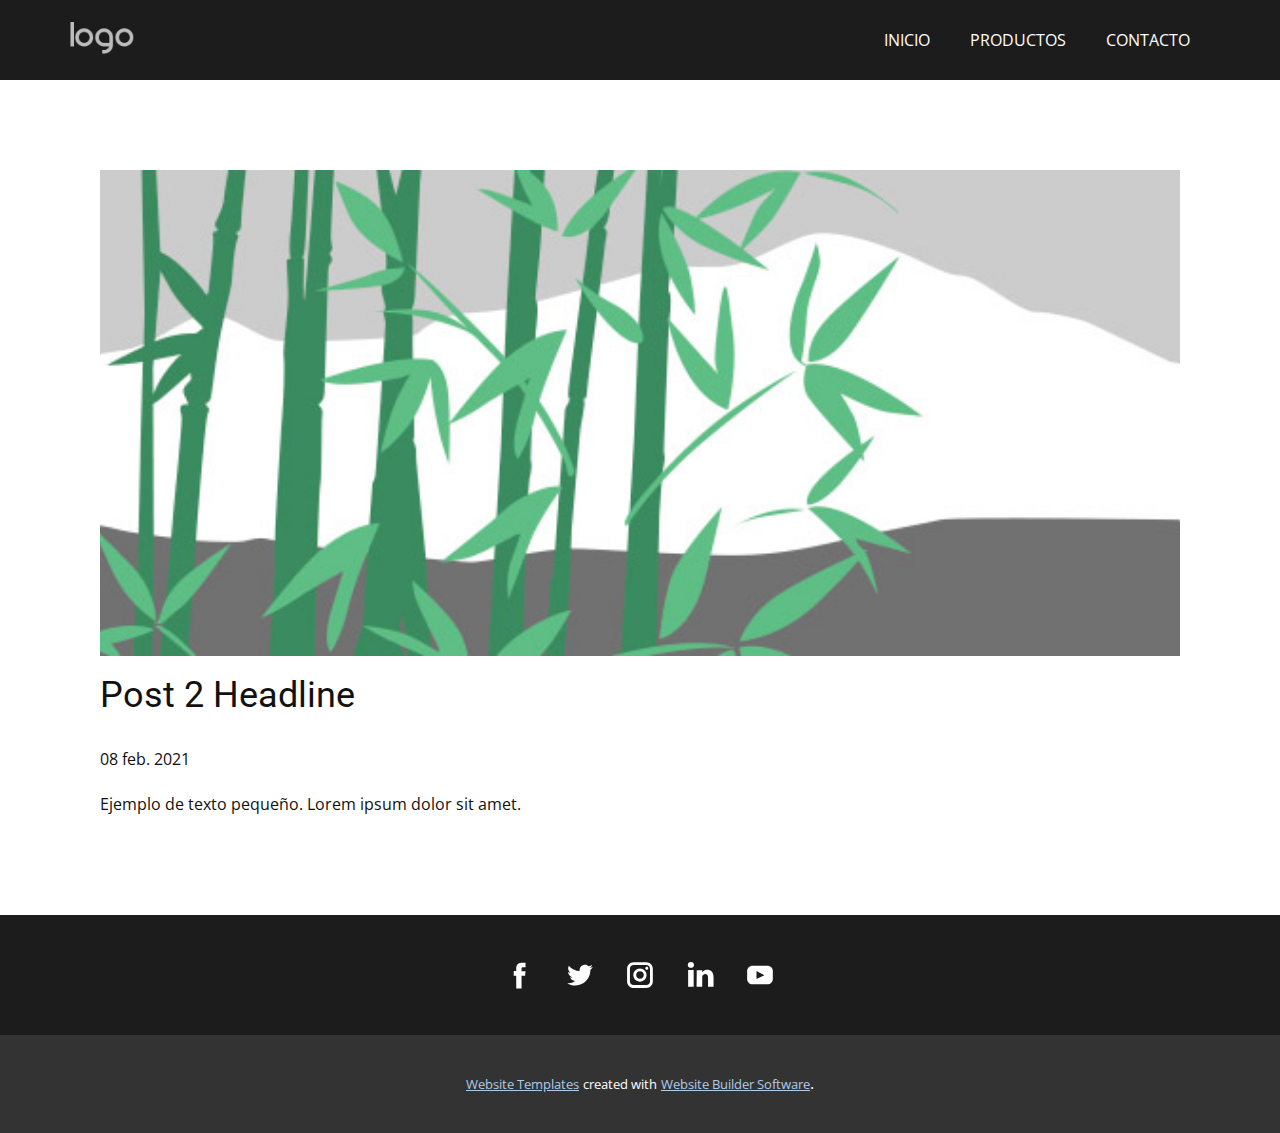
<file: blog/enviar-1.html>
<!doctype html>
<html style="font-size: 16px;"><head>
    <meta name="viewport" content="width=device-width, initial-scale=1.0">
    <meta charset="utf-8">
    <meta name="keywords" content="Post 1 Headline">
    <meta name="description" content="">
    <meta name="page_type" content="np-template-header-footer-from-plugin">
    <title>Post 2 Headline</title>
    <link rel="stylesheet" href="../nicepage.css" media="screen">
<link rel="stylesheet" href="../Post-Template.css" media="screen">
    <script class="u-script" type="text/javascript" src="../jquery.js" defer=""></script>
    <script class="u-script" type="text/javascript" src="../nicepage.js" defer=""></script>
    <meta name="generator" content="Nicepage 3.5.3, nicepage.com">
    <link id="u-theme-google-font" rel="stylesheet" href="https://fonts.googleapis.com/css?family=Roboto:100,100i,300,300i,400,400i,500,500i,700,700i,900,900i|Open+Sans:300,300i,400,400i,600,600i,700,700i,800,800i">
    
    
    <script type="application/ld+json">{
		"@context": "http://schema.org",
		"@type": "Organization",
		"name": "",
		"url": "index.html",
		"logo": "images/default-logo.png",
		"sameAs": [
				"#"
		]
}</script>
    <meta property="og:title" content="Post Template">
    <meta property="og:type" content="website">
    <meta name="theme-color" content="#478ac9">
    <link rel="canonical" href="../index.html">
    <meta property="og:url" content="index.html">
  </head>
  <body class="u-body"><header class="u-clearfix u-custom-color-2 u-header u-sticky u-header" id="sec-bebc"><div class="u-clearfix u-sheet u-valign-middle u-sheet-1">
        <a href="https://nicepage.com" class="u-image u-logo u-image-1">
          <img src="../images/default-logo.png" class="u-logo-image u-logo-image-1">
        </a>
        <nav class="u-menu u-menu-dropdown u-offcanvas u-menu-1">
          <div class="menu-collapse" style="font-size: 1rem; letter-spacing: 0px;">
            <a class="u-button-style u-custom-left-right-menu-spacing u-custom-padding-bottom u-custom-top-bottom-menu-spacing u-nav-link u-text-active-palette-1-base u-text-hover-palette-2-base" href="#">
              <svg><use xmlns:xlink="http://www.w3.org/1999/xlink" xlink:href="#menu-hamburger"></use></svg>
              <svg version="1.1" xmlns="http://www.w3.org/2000/svg" xmlns:xlink="http://www.w3.org/1999/xlink"><defs><symbol id="menu-hamburger" viewBox="0 0 16 16" style="width: 16px; height: 16px;"><rect y="1" width="16" height="2"></rect><rect y="7" width="16" height="2"></rect><rect y="13" width="16" height="2"></rect>
</symbol>
</defs></svg>
            </a>
          </div>
          <div class="u-custom-menu u-nav-container">
            <ul class="u-nav u-unstyled u-nav-1"><li class="u-nav-item"><a class="u-button-style u-nav-link u-text-active-palette-1-base u-text-hover-palette-2-base" href="../Página-1.html#carousel_11e9" data-page-id="586410641" style="padding: 10px 20px;">INICIO</a>
</li><li class="u-nav-item"><a class="u-button-style u-nav-link u-text-active-palette-1-base u-text-hover-palette-2-base" href="../Página-1.html#carousel_e320" data-page-id="586410641" style="padding: 10px 20px;">PRODUCTOS</a>
</li><li class="u-nav-item"><a class="u-button-style u-nav-link u-text-active-palette-1-base u-text-hover-palette-2-base" href="../Página-1.html#carousel_1514" data-page-id="586410641" style="padding: 10px 20px;">CONTACTO</a>
</li></ul>
          </div>
          <div class="u-custom-menu u-nav-container-collapse">
            <div class="u-black u-container-style u-inner-container-layout u-opacity u-opacity-95 u-sidenav">
              <div class="u-sidenav-overflow">
                <div class="u-menu-close"></div>
                <ul class="u-align-center u-nav u-popupmenu-items u-unstyled u-nav-2"><li class="u-nav-item"><a class="u-button-style u-nav-link" href="../Página-1.html#carousel_11e9" data-page-id="586410641" style="padding: 10px 20px;">INICIO</a>
</li><li class="u-nav-item"><a class="u-button-style u-nav-link" href="../Página-1.html#carousel_e320" data-page-id="586410641" style="padding: 10px 20px;">PRODUCTOS</a>
</li><li class="u-nav-item"><a class="u-button-style u-nav-link" href="../Página-1.html#carousel_1514" data-page-id="586410641" style="padding: 10px 20px;">CONTACTO</a>
</li></ul>
              </div>
            </div>
            <div class="u-black u-menu-overlay u-opacity u-opacity-70"></div>
          </div>
        </nav>
      </div></header>
    <section class="u-align-center u-clearfix u-section-1" id="sec-1fb2">
      <div class="u-clearfix u-sheet u-valign-middle-md u-valign-middle-sm u-valign-middle-xs u-sheet-1"><!--post_details--><!--post_details_options_json--><!--{"source":""}--><!--/post_details_options_json--><!--blog_post-->
        <div class="u-container-style u-expanded-width u-post-details u-post-details-1">
          <div class="u-container-layout u-valign-middle u-container-layout-1"><!--blog_post_image-->
            <img alt="" class="u-blog-control u-expanded-width u-image u-image-default u-image-1" src="../images/3.jpeg"><!--/blog_post_image--><!--blog_post_header-->
            <h2 class="u-blog-control u-text u-text-1">Post 2 Headline</h2><!--/blog_post_header--><!--blog_post_metadata-->
            <div class="u-blog-control u-metadata u-metadata-1"><!--blog_post_metadata_date-->
              <span class="u-meta-date u-meta-icon">08 feb. 2021</span><!--/blog_post_metadata_date--><!--blog_post_metadata_category-->
              <!--/blog_post_metadata_category--><!--blog_post_metadata_comments-->
              <!--/blog_post_metadata_comments-->
            </div><!--/blog_post_metadata--><!--blog_post_content-->
            <div class="u-align-justify u-blog-control u-post-content u-text u-text-2 fr-view">
  Ejemplo de texto pequeño. Lorem ipsum dolor sit amet.
  </div><!--/blog_post_content-->
          </div>
        </div><!--/blog_post--><!--/post_details-->
      </div>
    </section>
    
    
    <footer class="u-clearfix u-custom-color-2 u-footer" id="sec-fa39"><div class="u-clearfix u-sheet u-sheet-1">
        <div class="u-align-left u-social-icons u-spacing-28 u-social-icons-1">
          <a class="u-social-url" target="_blank" href=""><span class="u-icon u-icon-circle u-social-facebook u-social-type-logo u-icon-1"><svg class="u-svg-link" preserveAspectRatio="xMidYMin slice" viewBox="0 0 112 112" style=""><use xmlns:xlink="http://www.w3.org/1999/xlink" xlink:href="#svg-df22"></use></svg><svg xmlns="http://www.w3.org/2000/svg" xmlns:xlink="http://www.w3.org/1999/xlink" version="1.1" xml:space="preserve" class="u-svg-content" viewBox="0 0 112 112" x="0px" y="0px" id="svg-df22"><path d="M75.5,28.8H65.4c-1.5,0-4,0.9-4,4.3v9.4h13.9l-1.5,15.8H61.4v45.1H42.8V58.3h-8.8V42.4h8.8V32.2 c0-7.4,3.4-18.8,18.8-18.8h13.8v15.4H75.5z"></path></svg></span>
          </a>
          <a class="u-social-url" target="_blank" href=""><span class="u-icon u-icon-circle u-social-twitter u-social-type-logo u-icon-2"><svg class="u-svg-link" preserveAspectRatio="xMidYMin slice" viewBox="0 0 112 112" style=""><use xmlns:xlink="http://www.w3.org/1999/xlink" xlink:href="#svg-6763"></use></svg><svg xmlns="http://www.w3.org/2000/svg" xmlns:xlink="http://www.w3.org/1999/xlink" version="1.1" xml:space="preserve" class="u-svg-content" viewBox="0 0 112 112" x="0px" y="0px" id="svg-6763"><path d="M92.2,38.2c0,0.8,0,1.6,0,2.3c0,24.3-18.6,52.4-52.6,52.4c-10.6,0.1-20.2-2.9-28.5-8.2 c1.4,0.2,2.9,0.2,4.4,0.2c8.7,0,16.7-2.9,23-7.9c-8.1-0.2-14.9-5.5-17.3-12.8c1.1,0.2,2.4,0.2,3.4,0.2c1.6,0,3.3-0.2,4.8-0.7 c-8.4-1.6-14.9-9.2-14.9-18c0-0.2,0-0.2,0-0.2c2.5,1.4,5.4,2.2,8.4,2.3c-5-3.3-8.3-8.9-8.3-15.4c0-3.4,1-6.5,2.5-9.2 c9.1,11.1,22.7,18.5,38,19.2c-0.2-1.4-0.4-2.8-0.4-4.3c0.1-10,8.3-18.2,18.5-18.2c5.4,0,10.1,2.2,13.5,5.7c4.3-0.8,8.1-2.3,11.7-4.5 c-1.4,4.3-4.3,7.9-8.1,10.1c3.7-0.4,7.3-1.4,10.6-2.9C98.9,32.3,95.7,35.5,92.2,38.2z"></path></svg></span>
          </a>
          <a class="u-social-url" target="_blank" href=""><span class="u-icon u-icon-circle u-social-instagram u-social-type-logo u-icon-3"><svg class="u-svg-link" preserveAspectRatio="xMidYMin slice" viewBox="0 0 112 112" style=""><use xmlns:xlink="http://www.w3.org/1999/xlink" xlink:href="#svg-895e"></use></svg><svg xmlns="http://www.w3.org/2000/svg" xmlns:xlink="http://www.w3.org/1999/xlink" version="1.1" xml:space="preserve" class="u-svg-content" viewBox="0 0 112 112" x="0px" y="0px" id="svg-895e"><path d="M55.9,32.9c-12.8,0-23.2,10.4-23.2,23.2s10.4,23.2,23.2,23.2s23.2-10.4,23.2-23.2S68.7,32.9,55.9,32.9z M55.9,69.4c-7.4,0-13.3-6-13.3-13.3c-0.1-7.4,6-13.3,13.3-13.3s13.3,6,13.3,13.3C69.3,63.5,63.3,69.4,55.9,69.4z"></path><path d="M79.7,26.8c-3,0-5.4,2.5-5.4,5.4s2.5,5.4,5.4,5.4c3,0,5.4-2.5,5.4-5.4S82.7,26.8,79.7,26.8z"></path><path d="M78.2,11H33.5C21,11,10.8,21.3,10.8,33.7v44.7c0,12.6,10.2,22.8,22.7,22.8h44.7c12.6,0,22.7-10.2,22.7-22.7 V33.7C100.8,21.1,90.6,11,78.2,11z M91,78.4c0,7.1-5.8,12.8-12.8,12.8H33.5c-7.1,0-12.8-5.8-12.8-12.8V33.7 c0-7.1,5.8-12.8,12.8-12.8h44.7c7.1,0,12.8,5.8,12.8,12.8V78.4z"></path></svg></span>
          </a>
          <a class="u-social-url" target="_blank" href=""><span class="u-icon u-icon-circle u-social-linkedin u-social-type-logo u-icon-4"><svg class="u-svg-link" preserveAspectRatio="xMidYMin slice" viewBox="0 0 112 112" style=""><use xmlns:xlink="http://www.w3.org/1999/xlink" xlink:href="#svg-c114"></use></svg><svg xmlns="http://www.w3.org/2000/svg" xmlns:xlink="http://www.w3.org/1999/xlink" version="1.1" xml:space="preserve" class="u-svg-content" viewBox="0 0 112 112" x="0px" y="0px" id="svg-c114"><path d="M33.8,96.8H14.5v-58h19.3V96.8z M24.1,30.9L24.1,30.9c-6.6,0-10.8-4.5-10.8-10.1c0-5.8,4.3-10.1,10.9-10.1 S34.9,15,35.1,20.8C35.1,26.4,30.8,30.9,24.1,30.9z M103.3,96.8H84.1v-31c0-7.8-2.7-13.1-9.8-13.1c-5.3,0-8.5,3.6-9.9,7.1 c-0.6,1.3-0.6,3-0.6,4.8V97H44.5c0,0,0.3-52.6,0-58h19.3v8.2c2.6-3.9,7.2-9.6,17.4-9.6c12.7,0,22.2,8.4,22.2,26.1V96.8z"></path></svg></span>
          </a>
          <a class="u-social-url" target="_blank" href="#"><span class="u-icon u-icon-circle u-social-type-logo u-social-youtube u-icon-5"><svg class="u-svg-link" preserveAspectRatio="xMidYMin slice" viewBox="0 0 112 112" style=""><use xmlns:xlink="http://www.w3.org/1999/xlink" xlink:href="#svg-600e"></use></svg><svg xmlns="http://www.w3.org/2000/svg" xmlns:xlink="http://www.w3.org/1999/xlink" version="1.1" xml:space="preserve" class="u-svg-content" viewBox="0 0 112 112" x="0px" y="0px" id="svg-600e"><path d="M82.3,24H29.7C19.3,24,11,32.5,11,43v26.7c0,10.5,8.3,19,18.7,19h52.5c10.3,0,18.7-8.5,18.7-19V43 C101,32.5,92.7,24,82.3,24L82.3,24z M69.7,57.6L45.1,69.5c-0.7,0.2-1.4-0.2-1.4-0.8V44.1c0-0.7,0.8-1.3,1.4-0.8l24.6,12.6 C70.4,56.2,70.4,57.3,69.7,57.6L69.7,57.6z"></path></svg></span>
          </a>
        </div>
      </div></footer>
    <section class="u-backlink u-clearfix u-grey-80">
      <a class="u-link" href="https://nicepage.com/website-templates" target="_blank">
        <span>Website Templates</span>
      </a>
      <p class="u-text">
        <span>created with</span>
      </p>
      <a class="u-link" href="https://nicepage.com/" target="_blank">
        <span>Website Builder Software</span>
      </a>. 
    </section>
  
</body></html>
</file>
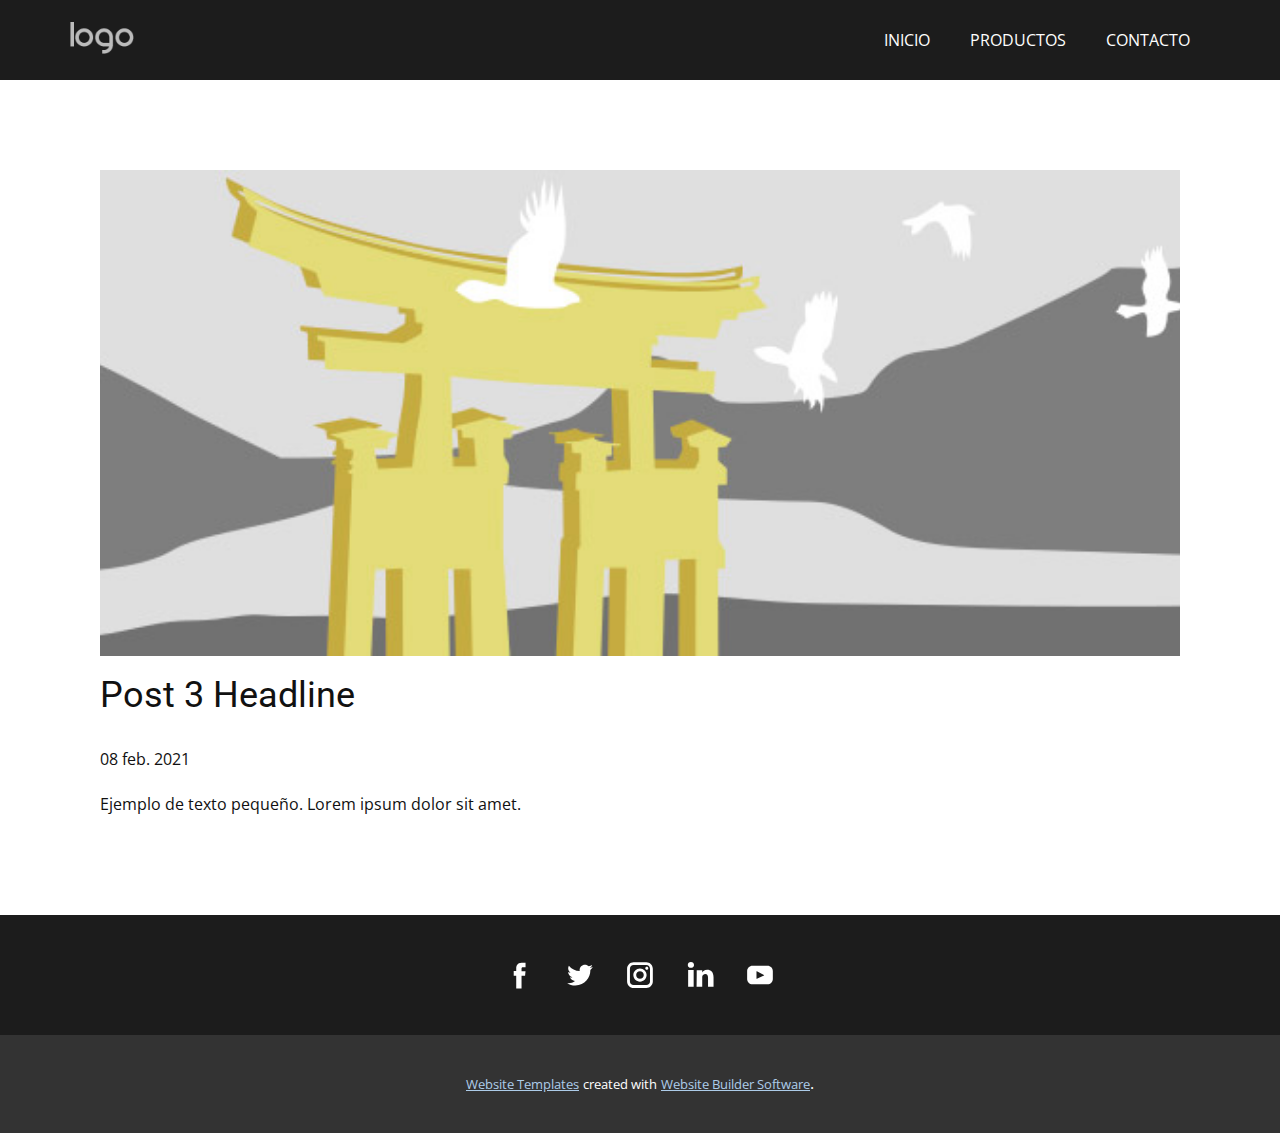
<file: blog/enviar-2.html>
<!doctype html>
<html style="font-size: 16px;"><head>
    <meta name="viewport" content="width=device-width, initial-scale=1.0">
    <meta charset="utf-8">
    <meta name="keywords" content="Post 1 Headline">
    <meta name="description" content="">
    <meta name="page_type" content="np-template-header-footer-from-plugin">
    <title>Post 3 Headline</title>
    <link rel="stylesheet" href="../nicepage.css" media="screen">
<link rel="stylesheet" href="../Post-Template.css" media="screen">
    <script class="u-script" type="text/javascript" src="../jquery.js" defer=""></script>
    <script class="u-script" type="text/javascript" src="../nicepage.js" defer=""></script>
    <meta name="generator" content="Nicepage 3.5.3, nicepage.com">
    <link id="u-theme-google-font" rel="stylesheet" href="https://fonts.googleapis.com/css?family=Roboto:100,100i,300,300i,400,400i,500,500i,700,700i,900,900i|Open+Sans:300,300i,400,400i,600,600i,700,700i,800,800i">
    
    
    <script type="application/ld+json">{
		"@context": "http://schema.org",
		"@type": "Organization",
		"name": "",
		"url": "index.html",
		"logo": "images/default-logo.png",
		"sameAs": [
				"#"
		]
}</script>
    <meta property="og:title" content="Post Template">
    <meta property="og:type" content="website">
    <meta name="theme-color" content="#478ac9">
    <link rel="canonical" href="../index.html">
    <meta property="og:url" content="index.html">
  </head>
  <body class="u-body"><header class="u-clearfix u-custom-color-2 u-header u-sticky u-header" id="sec-bebc"><div class="u-clearfix u-sheet u-valign-middle u-sheet-1">
        <a href="https://nicepage.com" class="u-image u-logo u-image-1">
          <img src="../images/default-logo.png" class="u-logo-image u-logo-image-1">
        </a>
        <nav class="u-menu u-menu-dropdown u-offcanvas u-menu-1">
          <div class="menu-collapse" style="font-size: 1rem; letter-spacing: 0px;">
            <a class="u-button-style u-custom-left-right-menu-spacing u-custom-padding-bottom u-custom-top-bottom-menu-spacing u-nav-link u-text-active-palette-1-base u-text-hover-palette-2-base" href="#">
              <svg><use xmlns:xlink="http://www.w3.org/1999/xlink" xlink:href="#menu-hamburger"></use></svg>
              <svg version="1.1" xmlns="http://www.w3.org/2000/svg" xmlns:xlink="http://www.w3.org/1999/xlink"><defs><symbol id="menu-hamburger" viewBox="0 0 16 16" style="width: 16px; height: 16px;"><rect y="1" width="16" height="2"></rect><rect y="7" width="16" height="2"></rect><rect y="13" width="16" height="2"></rect>
</symbol>
</defs></svg>
            </a>
          </div>
          <div class="u-custom-menu u-nav-container">
            <ul class="u-nav u-unstyled u-nav-1"><li class="u-nav-item"><a class="u-button-style u-nav-link u-text-active-palette-1-base u-text-hover-palette-2-base" href="../Página-1.html#carousel_11e9" data-page-id="586410641" style="padding: 10px 20px;">INICIO</a>
</li><li class="u-nav-item"><a class="u-button-style u-nav-link u-text-active-palette-1-base u-text-hover-palette-2-base" href="../Página-1.html#carousel_e320" data-page-id="586410641" style="padding: 10px 20px;">PRODUCTOS</a>
</li><li class="u-nav-item"><a class="u-button-style u-nav-link u-text-active-palette-1-base u-text-hover-palette-2-base" href="../Página-1.html#carousel_1514" data-page-id="586410641" style="padding: 10px 20px;">CONTACTO</a>
</li></ul>
          </div>
          <div class="u-custom-menu u-nav-container-collapse">
            <div class="u-black u-container-style u-inner-container-layout u-opacity u-opacity-95 u-sidenav">
              <div class="u-sidenav-overflow">
                <div class="u-menu-close"></div>
                <ul class="u-align-center u-nav u-popupmenu-items u-unstyled u-nav-2"><li class="u-nav-item"><a class="u-button-style u-nav-link" href="../Página-1.html#carousel_11e9" data-page-id="586410641" style="padding: 10px 20px;">INICIO</a>
</li><li class="u-nav-item"><a class="u-button-style u-nav-link" href="../Página-1.html#carousel_e320" data-page-id="586410641" style="padding: 10px 20px;">PRODUCTOS</a>
</li><li class="u-nav-item"><a class="u-button-style u-nav-link" href="../Página-1.html#carousel_1514" data-page-id="586410641" style="padding: 10px 20px;">CONTACTO</a>
</li></ul>
              </div>
            </div>
            <div class="u-black u-menu-overlay u-opacity u-opacity-70"></div>
          </div>
        </nav>
      </div></header>
    <section class="u-align-center u-clearfix u-section-1" id="sec-1fb2">
      <div class="u-clearfix u-sheet u-valign-middle-md u-valign-middle-sm u-valign-middle-xs u-sheet-1"><!--post_details--><!--post_details_options_json--><!--{"source":""}--><!--/post_details_options_json--><!--blog_post-->
        <div class="u-container-style u-expanded-width u-post-details u-post-details-1">
          <div class="u-container-layout u-valign-middle u-container-layout-1"><!--blog_post_image-->
            <img alt="" class="u-blog-control u-expanded-width u-image u-image-default u-image-1" src="../images/4.jpeg"><!--/blog_post_image--><!--blog_post_header-->
            <h2 class="u-blog-control u-text u-text-1">Post 3 Headline</h2><!--/blog_post_header--><!--blog_post_metadata-->
            <div class="u-blog-control u-metadata u-metadata-1"><!--blog_post_metadata_date-->
              <span class="u-meta-date u-meta-icon">08 feb. 2021</span><!--/blog_post_metadata_date--><!--blog_post_metadata_category-->
              <!--/blog_post_metadata_category--><!--blog_post_metadata_comments-->
              <!--/blog_post_metadata_comments-->
            </div><!--/blog_post_metadata--><!--blog_post_content-->
            <div class="u-align-justify u-blog-control u-post-content u-text u-text-2 fr-view">
  Ejemplo de texto pequeño. Lorem ipsum dolor sit amet.
  </div><!--/blog_post_content-->
          </div>
        </div><!--/blog_post--><!--/post_details-->
      </div>
    </section>
    
    
    <footer class="u-clearfix u-custom-color-2 u-footer" id="sec-fa39"><div class="u-clearfix u-sheet u-sheet-1">
        <div class="u-align-left u-social-icons u-spacing-28 u-social-icons-1">
          <a class="u-social-url" target="_blank" href=""><span class="u-icon u-icon-circle u-social-facebook u-social-type-logo u-icon-1"><svg class="u-svg-link" preserveAspectRatio="xMidYMin slice" viewBox="0 0 112 112" style=""><use xmlns:xlink="http://www.w3.org/1999/xlink" xlink:href="#svg-df22"></use></svg><svg xmlns="http://www.w3.org/2000/svg" xmlns:xlink="http://www.w3.org/1999/xlink" version="1.1" xml:space="preserve" class="u-svg-content" viewBox="0 0 112 112" x="0px" y="0px" id="svg-df22"><path d="M75.5,28.8H65.4c-1.5,0-4,0.9-4,4.3v9.4h13.9l-1.5,15.8H61.4v45.1H42.8V58.3h-8.8V42.4h8.8V32.2 c0-7.4,3.4-18.8,18.8-18.8h13.8v15.4H75.5z"></path></svg></span>
          </a>
          <a class="u-social-url" target="_blank" href=""><span class="u-icon u-icon-circle u-social-twitter u-social-type-logo u-icon-2"><svg class="u-svg-link" preserveAspectRatio="xMidYMin slice" viewBox="0 0 112 112" style=""><use xmlns:xlink="http://www.w3.org/1999/xlink" xlink:href="#svg-6763"></use></svg><svg xmlns="http://www.w3.org/2000/svg" xmlns:xlink="http://www.w3.org/1999/xlink" version="1.1" xml:space="preserve" class="u-svg-content" viewBox="0 0 112 112" x="0px" y="0px" id="svg-6763"><path d="M92.2,38.2c0,0.8,0,1.6,0,2.3c0,24.3-18.6,52.4-52.6,52.4c-10.6,0.1-20.2-2.9-28.5-8.2 c1.4,0.2,2.9,0.2,4.4,0.2c8.7,0,16.7-2.9,23-7.9c-8.1-0.2-14.9-5.5-17.3-12.8c1.1,0.2,2.4,0.2,3.4,0.2c1.6,0,3.3-0.2,4.8-0.7 c-8.4-1.6-14.9-9.2-14.9-18c0-0.2,0-0.2,0-0.2c2.5,1.4,5.4,2.2,8.4,2.3c-5-3.3-8.3-8.9-8.3-15.4c0-3.4,1-6.5,2.5-9.2 c9.1,11.1,22.7,18.5,38,19.2c-0.2-1.4-0.4-2.8-0.4-4.3c0.1-10,8.3-18.2,18.5-18.2c5.4,0,10.1,2.2,13.5,5.7c4.3-0.8,8.1-2.3,11.7-4.5 c-1.4,4.3-4.3,7.9-8.1,10.1c3.7-0.4,7.3-1.4,10.6-2.9C98.9,32.3,95.7,35.5,92.2,38.2z"></path></svg></span>
          </a>
          <a class="u-social-url" target="_blank" href=""><span class="u-icon u-icon-circle u-social-instagram u-social-type-logo u-icon-3"><svg class="u-svg-link" preserveAspectRatio="xMidYMin slice" viewBox="0 0 112 112" style=""><use xmlns:xlink="http://www.w3.org/1999/xlink" xlink:href="#svg-895e"></use></svg><svg xmlns="http://www.w3.org/2000/svg" xmlns:xlink="http://www.w3.org/1999/xlink" version="1.1" xml:space="preserve" class="u-svg-content" viewBox="0 0 112 112" x="0px" y="0px" id="svg-895e"><path d="M55.9,32.9c-12.8,0-23.2,10.4-23.2,23.2s10.4,23.2,23.2,23.2s23.2-10.4,23.2-23.2S68.7,32.9,55.9,32.9z M55.9,69.4c-7.4,0-13.3-6-13.3-13.3c-0.1-7.4,6-13.3,13.3-13.3s13.3,6,13.3,13.3C69.3,63.5,63.3,69.4,55.9,69.4z"></path><path d="M79.7,26.8c-3,0-5.4,2.5-5.4,5.4s2.5,5.4,5.4,5.4c3,0,5.4-2.5,5.4-5.4S82.7,26.8,79.7,26.8z"></path><path d="M78.2,11H33.5C21,11,10.8,21.3,10.8,33.7v44.7c0,12.6,10.2,22.8,22.7,22.8h44.7c12.6,0,22.7-10.2,22.7-22.7 V33.7C100.8,21.1,90.6,11,78.2,11z M91,78.4c0,7.1-5.8,12.8-12.8,12.8H33.5c-7.1,0-12.8-5.8-12.8-12.8V33.7 c0-7.1,5.8-12.8,12.8-12.8h44.7c7.1,0,12.8,5.8,12.8,12.8V78.4z"></path></svg></span>
          </a>
          <a class="u-social-url" target="_blank" href=""><span class="u-icon u-icon-circle u-social-linkedin u-social-type-logo u-icon-4"><svg class="u-svg-link" preserveAspectRatio="xMidYMin slice" viewBox="0 0 112 112" style=""><use xmlns:xlink="http://www.w3.org/1999/xlink" xlink:href="#svg-c114"></use></svg><svg xmlns="http://www.w3.org/2000/svg" xmlns:xlink="http://www.w3.org/1999/xlink" version="1.1" xml:space="preserve" class="u-svg-content" viewBox="0 0 112 112" x="0px" y="0px" id="svg-c114"><path d="M33.8,96.8H14.5v-58h19.3V96.8z M24.1,30.9L24.1,30.9c-6.6,0-10.8-4.5-10.8-10.1c0-5.8,4.3-10.1,10.9-10.1 S34.9,15,35.1,20.8C35.1,26.4,30.8,30.9,24.1,30.9z M103.3,96.8H84.1v-31c0-7.8-2.7-13.1-9.8-13.1c-5.3,0-8.5,3.6-9.9,7.1 c-0.6,1.3-0.6,3-0.6,4.8V97H44.5c0,0,0.3-52.6,0-58h19.3v8.2c2.6-3.9,7.2-9.6,17.4-9.6c12.7,0,22.2,8.4,22.2,26.1V96.8z"></path></svg></span>
          </a>
          <a class="u-social-url" target="_blank" href="#"><span class="u-icon u-icon-circle u-social-type-logo u-social-youtube u-icon-5"><svg class="u-svg-link" preserveAspectRatio="xMidYMin slice" viewBox="0 0 112 112" style=""><use xmlns:xlink="http://www.w3.org/1999/xlink" xlink:href="#svg-600e"></use></svg><svg xmlns="http://www.w3.org/2000/svg" xmlns:xlink="http://www.w3.org/1999/xlink" version="1.1" xml:space="preserve" class="u-svg-content" viewBox="0 0 112 112" x="0px" y="0px" id="svg-600e"><path d="M82.3,24H29.7C19.3,24,11,32.5,11,43v26.7c0,10.5,8.3,19,18.7,19h52.5c10.3,0,18.7-8.5,18.7-19V43 C101,32.5,92.7,24,82.3,24L82.3,24z M69.7,57.6L45.1,69.5c-0.7,0.2-1.4-0.2-1.4-0.8V44.1c0-0.7,0.8-1.3,1.4-0.8l24.6,12.6 C70.4,56.2,70.4,57.3,69.7,57.6L69.7,57.6z"></path></svg></span>
          </a>
        </div>
      </div></footer>
    <section class="u-backlink u-clearfix u-grey-80">
      <a class="u-link" href="https://nicepage.com/website-templates" target="_blank">
        <span>Website Templates</span>
      </a>
      <p class="u-text">
        <span>created with</span>
      </p>
      <a class="u-link" href="https://nicepage.com/" target="_blank">
        <span>Website Builder Software</span>
      </a>. 
    </section>
  
</body></html>
</file>
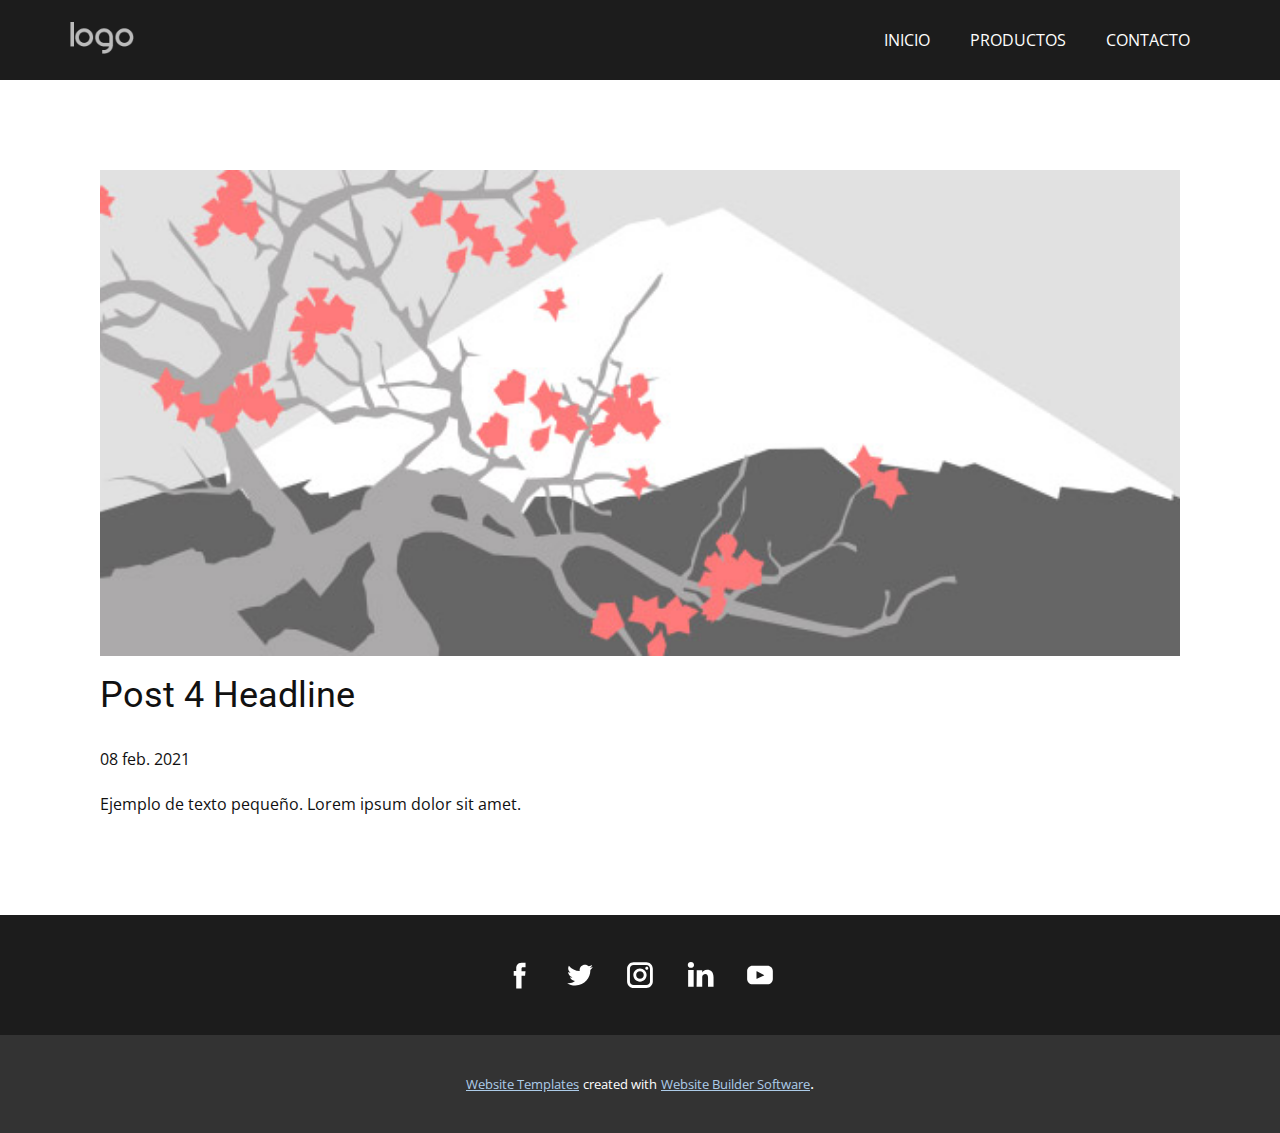
<file: blog/enviar-3.html>
<!doctype html>
<html style="font-size: 16px;"><head>
    <meta name="viewport" content="width=device-width, initial-scale=1.0">
    <meta charset="utf-8">
    <meta name="keywords" content="Post 1 Headline">
    <meta name="description" content="">
    <meta name="page_type" content="np-template-header-footer-from-plugin">
    <title>Post 4 Headline</title>
    <link rel="stylesheet" href="../nicepage.css" media="screen">
<link rel="stylesheet" href="../Post-Template.css" media="screen">
    <script class="u-script" type="text/javascript" src="../jquery.js" defer=""></script>
    <script class="u-script" type="text/javascript" src="../nicepage.js" defer=""></script>
    <meta name="generator" content="Nicepage 3.5.3, nicepage.com">
    <link id="u-theme-google-font" rel="stylesheet" href="https://fonts.googleapis.com/css?family=Roboto:100,100i,300,300i,400,400i,500,500i,700,700i,900,900i|Open+Sans:300,300i,400,400i,600,600i,700,700i,800,800i">
    
    
    <script type="application/ld+json">{
		"@context": "http://schema.org",
		"@type": "Organization",
		"name": "",
		"url": "index.html",
		"logo": "images/default-logo.png",
		"sameAs": [
				"#"
		]
}</script>
    <meta property="og:title" content="Post Template">
    <meta property="og:type" content="website">
    <meta name="theme-color" content="#478ac9">
    <link rel="canonical" href="../index.html">
    <meta property="og:url" content="index.html">
  </head>
  <body class="u-body"><header class="u-clearfix u-custom-color-2 u-header u-sticky u-header" id="sec-bebc"><div class="u-clearfix u-sheet u-valign-middle u-sheet-1">
        <a href="https://nicepage.com" class="u-image u-logo u-image-1">
          <img src="../images/default-logo.png" class="u-logo-image u-logo-image-1">
        </a>
        <nav class="u-menu u-menu-dropdown u-offcanvas u-menu-1">
          <div class="menu-collapse" style="font-size: 1rem; letter-spacing: 0px;">
            <a class="u-button-style u-custom-left-right-menu-spacing u-custom-padding-bottom u-custom-top-bottom-menu-spacing u-nav-link u-text-active-palette-1-base u-text-hover-palette-2-base" href="#">
              <svg><use xmlns:xlink="http://www.w3.org/1999/xlink" xlink:href="#menu-hamburger"></use></svg>
              <svg version="1.1" xmlns="http://www.w3.org/2000/svg" xmlns:xlink="http://www.w3.org/1999/xlink"><defs><symbol id="menu-hamburger" viewBox="0 0 16 16" style="width: 16px; height: 16px;"><rect y="1" width="16" height="2"></rect><rect y="7" width="16" height="2"></rect><rect y="13" width="16" height="2"></rect>
</symbol>
</defs></svg>
            </a>
          </div>
          <div class="u-custom-menu u-nav-container">
            <ul class="u-nav u-unstyled u-nav-1"><li class="u-nav-item"><a class="u-button-style u-nav-link u-text-active-palette-1-base u-text-hover-palette-2-base" href="../Página-1.html#carousel_11e9" data-page-id="586410641" style="padding: 10px 20px;">INICIO</a>
</li><li class="u-nav-item"><a class="u-button-style u-nav-link u-text-active-palette-1-base u-text-hover-palette-2-base" href="../Página-1.html#carousel_e320" data-page-id="586410641" style="padding: 10px 20px;">PRODUCTOS</a>
</li><li class="u-nav-item"><a class="u-button-style u-nav-link u-text-active-palette-1-base u-text-hover-palette-2-base" href="../Página-1.html#carousel_1514" data-page-id="586410641" style="padding: 10px 20px;">CONTACTO</a>
</li></ul>
          </div>
          <div class="u-custom-menu u-nav-container-collapse">
            <div class="u-black u-container-style u-inner-container-layout u-opacity u-opacity-95 u-sidenav">
              <div class="u-sidenav-overflow">
                <div class="u-menu-close"></div>
                <ul class="u-align-center u-nav u-popupmenu-items u-unstyled u-nav-2"><li class="u-nav-item"><a class="u-button-style u-nav-link" href="../Página-1.html#carousel_11e9" data-page-id="586410641" style="padding: 10px 20px;">INICIO</a>
</li><li class="u-nav-item"><a class="u-button-style u-nav-link" href="../Página-1.html#carousel_e320" data-page-id="586410641" style="padding: 10px 20px;">PRODUCTOS</a>
</li><li class="u-nav-item"><a class="u-button-style u-nav-link" href="../Página-1.html#carousel_1514" data-page-id="586410641" style="padding: 10px 20px;">CONTACTO</a>
</li></ul>
              </div>
            </div>
            <div class="u-black u-menu-overlay u-opacity u-opacity-70"></div>
          </div>
        </nav>
      </div></header>
    <section class="u-align-center u-clearfix u-section-1" id="sec-1fb2">
      <div class="u-clearfix u-sheet u-valign-middle-md u-valign-middle-sm u-valign-middle-xs u-sheet-1"><!--post_details--><!--post_details_options_json--><!--{"source":""}--><!--/post_details_options_json--><!--blog_post-->
        <div class="u-container-style u-expanded-width u-post-details u-post-details-1">
          <div class="u-container-layout u-valign-middle u-container-layout-1"><!--blog_post_image-->
            <img alt="" class="u-blog-control u-expanded-width u-image u-image-default u-image-1" src="../images/2.jpeg"><!--/blog_post_image--><!--blog_post_header-->
            <h2 class="u-blog-control u-text u-text-1">Post 4 Headline</h2><!--/blog_post_header--><!--blog_post_metadata-->
            <div class="u-blog-control u-metadata u-metadata-1"><!--blog_post_metadata_date-->
              <span class="u-meta-date u-meta-icon">08 feb. 2021</span><!--/blog_post_metadata_date--><!--blog_post_metadata_category-->
              <!--/blog_post_metadata_category--><!--blog_post_metadata_comments-->
              <!--/blog_post_metadata_comments-->
            </div><!--/blog_post_metadata--><!--blog_post_content-->
            <div class="u-align-justify u-blog-control u-post-content u-text u-text-2 fr-view">
  Ejemplo de texto pequeño. Lorem ipsum dolor sit amet.
  </div><!--/blog_post_content-->
          </div>
        </div><!--/blog_post--><!--/post_details-->
      </div>
    </section>
    
    
    <footer class="u-clearfix u-custom-color-2 u-footer" id="sec-fa39"><div class="u-clearfix u-sheet u-sheet-1">
        <div class="u-align-left u-social-icons u-spacing-28 u-social-icons-1">
          <a class="u-social-url" target="_blank" href=""><span class="u-icon u-icon-circle u-social-facebook u-social-type-logo u-icon-1"><svg class="u-svg-link" preserveAspectRatio="xMidYMin slice" viewBox="0 0 112 112" style=""><use xmlns:xlink="http://www.w3.org/1999/xlink" xlink:href="#svg-df22"></use></svg><svg xmlns="http://www.w3.org/2000/svg" xmlns:xlink="http://www.w3.org/1999/xlink" version="1.1" xml:space="preserve" class="u-svg-content" viewBox="0 0 112 112" x="0px" y="0px" id="svg-df22"><path d="M75.5,28.8H65.4c-1.5,0-4,0.9-4,4.3v9.4h13.9l-1.5,15.8H61.4v45.1H42.8V58.3h-8.8V42.4h8.8V32.2 c0-7.4,3.4-18.8,18.8-18.8h13.8v15.4H75.5z"></path></svg></span>
          </a>
          <a class="u-social-url" target="_blank" href=""><span class="u-icon u-icon-circle u-social-twitter u-social-type-logo u-icon-2"><svg class="u-svg-link" preserveAspectRatio="xMidYMin slice" viewBox="0 0 112 112" style=""><use xmlns:xlink="http://www.w3.org/1999/xlink" xlink:href="#svg-6763"></use></svg><svg xmlns="http://www.w3.org/2000/svg" xmlns:xlink="http://www.w3.org/1999/xlink" version="1.1" xml:space="preserve" class="u-svg-content" viewBox="0 0 112 112" x="0px" y="0px" id="svg-6763"><path d="M92.2,38.2c0,0.8,0,1.6,0,2.3c0,24.3-18.6,52.4-52.6,52.4c-10.6,0.1-20.2-2.9-28.5-8.2 c1.4,0.2,2.9,0.2,4.4,0.2c8.7,0,16.7-2.9,23-7.9c-8.1-0.2-14.9-5.5-17.3-12.8c1.1,0.2,2.4,0.2,3.4,0.2c1.6,0,3.3-0.2,4.8-0.7 c-8.4-1.6-14.9-9.2-14.9-18c0-0.2,0-0.2,0-0.2c2.5,1.4,5.4,2.2,8.4,2.3c-5-3.3-8.3-8.9-8.3-15.4c0-3.4,1-6.5,2.5-9.2 c9.1,11.1,22.7,18.5,38,19.2c-0.2-1.4-0.4-2.8-0.4-4.3c0.1-10,8.3-18.2,18.5-18.2c5.4,0,10.1,2.2,13.5,5.7c4.3-0.8,8.1-2.3,11.7-4.5 c-1.4,4.3-4.3,7.9-8.1,10.1c3.7-0.4,7.3-1.4,10.6-2.9C98.9,32.3,95.7,35.5,92.2,38.2z"></path></svg></span>
          </a>
          <a class="u-social-url" target="_blank" href=""><span class="u-icon u-icon-circle u-social-instagram u-social-type-logo u-icon-3"><svg class="u-svg-link" preserveAspectRatio="xMidYMin slice" viewBox="0 0 112 112" style=""><use xmlns:xlink="http://www.w3.org/1999/xlink" xlink:href="#svg-895e"></use></svg><svg xmlns="http://www.w3.org/2000/svg" xmlns:xlink="http://www.w3.org/1999/xlink" version="1.1" xml:space="preserve" class="u-svg-content" viewBox="0 0 112 112" x="0px" y="0px" id="svg-895e"><path d="M55.9,32.9c-12.8,0-23.2,10.4-23.2,23.2s10.4,23.2,23.2,23.2s23.2-10.4,23.2-23.2S68.7,32.9,55.9,32.9z M55.9,69.4c-7.4,0-13.3-6-13.3-13.3c-0.1-7.4,6-13.3,13.3-13.3s13.3,6,13.3,13.3C69.3,63.5,63.3,69.4,55.9,69.4z"></path><path d="M79.7,26.8c-3,0-5.4,2.5-5.4,5.4s2.5,5.4,5.4,5.4c3,0,5.4-2.5,5.4-5.4S82.7,26.8,79.7,26.8z"></path><path d="M78.2,11H33.5C21,11,10.8,21.3,10.8,33.7v44.7c0,12.6,10.2,22.8,22.7,22.8h44.7c12.6,0,22.7-10.2,22.7-22.7 V33.7C100.8,21.1,90.6,11,78.2,11z M91,78.4c0,7.1-5.8,12.8-12.8,12.8H33.5c-7.1,0-12.8-5.8-12.8-12.8V33.7 c0-7.1,5.8-12.8,12.8-12.8h44.7c7.1,0,12.8,5.8,12.8,12.8V78.4z"></path></svg></span>
          </a>
          <a class="u-social-url" target="_blank" href=""><span class="u-icon u-icon-circle u-social-linkedin u-social-type-logo u-icon-4"><svg class="u-svg-link" preserveAspectRatio="xMidYMin slice" viewBox="0 0 112 112" style=""><use xmlns:xlink="http://www.w3.org/1999/xlink" xlink:href="#svg-c114"></use></svg><svg xmlns="http://www.w3.org/2000/svg" xmlns:xlink="http://www.w3.org/1999/xlink" version="1.1" xml:space="preserve" class="u-svg-content" viewBox="0 0 112 112" x="0px" y="0px" id="svg-c114"><path d="M33.8,96.8H14.5v-58h19.3V96.8z M24.1,30.9L24.1,30.9c-6.6,0-10.8-4.5-10.8-10.1c0-5.8,4.3-10.1,10.9-10.1 S34.9,15,35.1,20.8C35.1,26.4,30.8,30.9,24.1,30.9z M103.3,96.8H84.1v-31c0-7.8-2.7-13.1-9.8-13.1c-5.3,0-8.5,3.6-9.9,7.1 c-0.6,1.3-0.6,3-0.6,4.8V97H44.5c0,0,0.3-52.6,0-58h19.3v8.2c2.6-3.9,7.2-9.6,17.4-9.6c12.7,0,22.2,8.4,22.2,26.1V96.8z"></path></svg></span>
          </a>
          <a class="u-social-url" target="_blank" href="#"><span class="u-icon u-icon-circle u-social-type-logo u-social-youtube u-icon-5"><svg class="u-svg-link" preserveAspectRatio="xMidYMin slice" viewBox="0 0 112 112" style=""><use xmlns:xlink="http://www.w3.org/1999/xlink" xlink:href="#svg-600e"></use></svg><svg xmlns="http://www.w3.org/2000/svg" xmlns:xlink="http://www.w3.org/1999/xlink" version="1.1" xml:space="preserve" class="u-svg-content" viewBox="0 0 112 112" x="0px" y="0px" id="svg-600e"><path d="M82.3,24H29.7C19.3,24,11,32.5,11,43v26.7c0,10.5,8.3,19,18.7,19h52.5c10.3,0,18.7-8.5,18.7-19V43 C101,32.5,92.7,24,82.3,24L82.3,24z M69.7,57.6L45.1,69.5c-0.7,0.2-1.4-0.2-1.4-0.8V44.1c0-0.7,0.8-1.3,1.4-0.8l24.6,12.6 C70.4,56.2,70.4,57.3,69.7,57.6L69.7,57.6z"></path></svg></span>
          </a>
        </div>
      </div></footer>
    <section class="u-backlink u-clearfix u-grey-80">
      <a class="u-link" href="https://nicepage.com/website-templates" target="_blank">
        <span>Website Templates</span>
      </a>
      <p class="u-text">
        <span>created with</span>
      </p>
      <a class="u-link" href="https://nicepage.com/" target="_blank">
        <span>Website Builder Software</span>
      </a>. 
    </section>
  
</body></html>
</file>
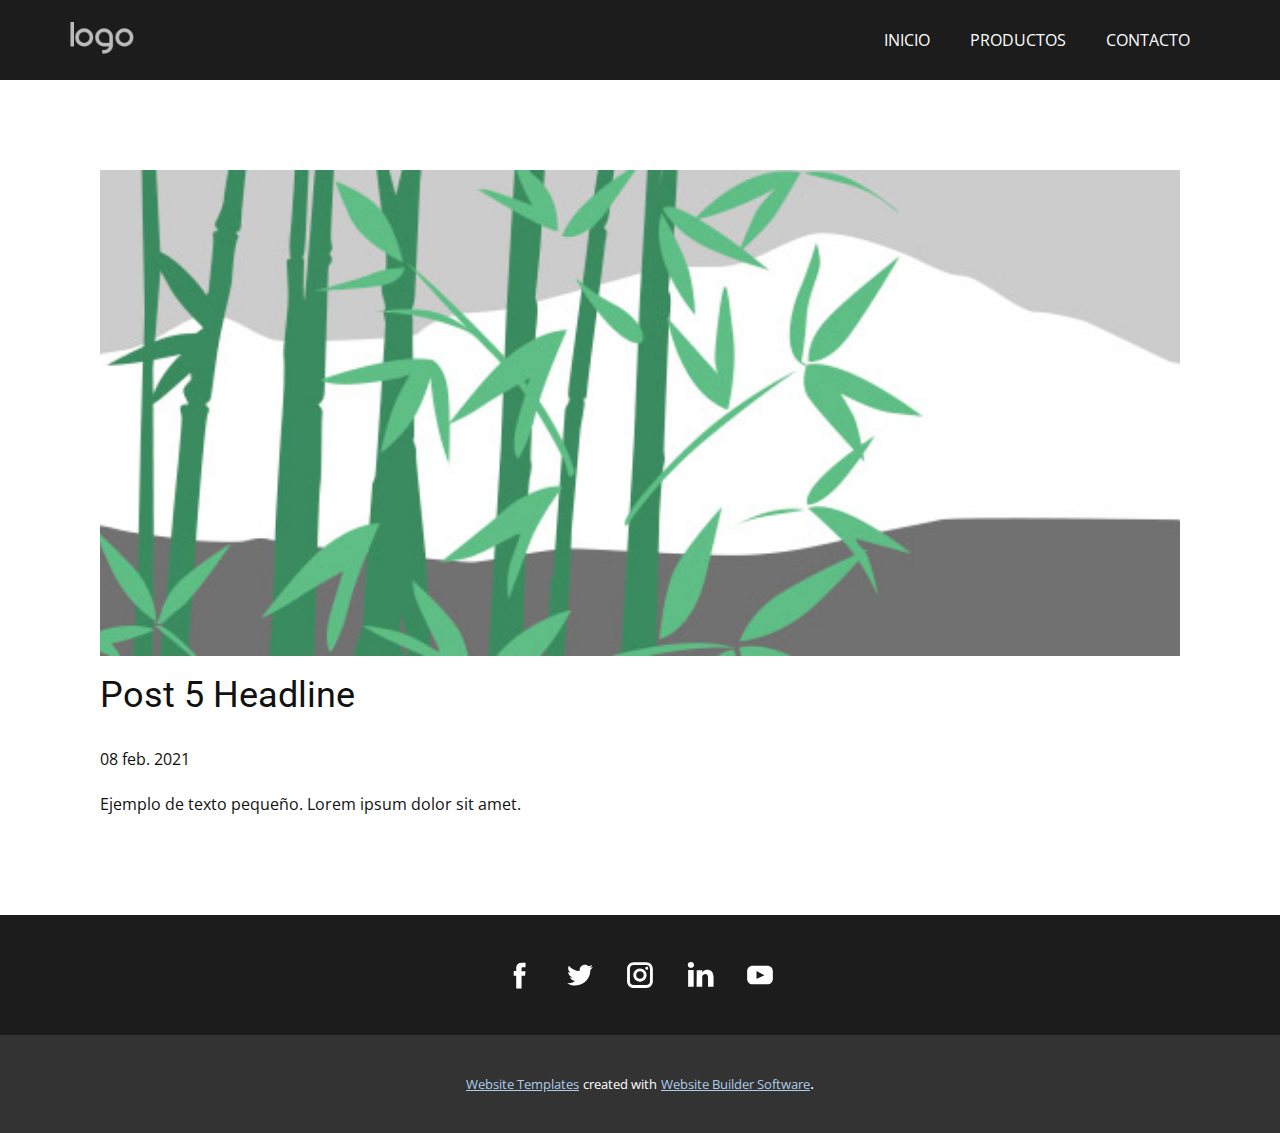
<file: blog/enviar-4.html>
<!doctype html>
<html style="font-size: 16px;"><head>
    <meta name="viewport" content="width=device-width, initial-scale=1.0">
    <meta charset="utf-8">
    <meta name="keywords" content="Post 1 Headline">
    <meta name="description" content="">
    <meta name="page_type" content="np-template-header-footer-from-plugin">
    <title>Post 5 Headline</title>
    <link rel="stylesheet" href="../nicepage.css" media="screen">
<link rel="stylesheet" href="../Post-Template.css" media="screen">
    <script class="u-script" type="text/javascript" src="../jquery.js" defer=""></script>
    <script class="u-script" type="text/javascript" src="../nicepage.js" defer=""></script>
    <meta name="generator" content="Nicepage 3.5.3, nicepage.com">
    <link id="u-theme-google-font" rel="stylesheet" href="https://fonts.googleapis.com/css?family=Roboto:100,100i,300,300i,400,400i,500,500i,700,700i,900,900i|Open+Sans:300,300i,400,400i,600,600i,700,700i,800,800i">
    
    
    <script type="application/ld+json">{
		"@context": "http://schema.org",
		"@type": "Organization",
		"name": "",
		"url": "index.html",
		"logo": "images/default-logo.png",
		"sameAs": [
				"#"
		]
}</script>
    <meta property="og:title" content="Post Template">
    <meta property="og:type" content="website">
    <meta name="theme-color" content="#478ac9">
    <link rel="canonical" href="../index.html">
    <meta property="og:url" content="index.html">
  </head>
  <body class="u-body"><header class="u-clearfix u-custom-color-2 u-header u-sticky u-header" id="sec-bebc"><div class="u-clearfix u-sheet u-valign-middle u-sheet-1">
        <a href="https://nicepage.com" class="u-image u-logo u-image-1">
          <img src="../images/default-logo.png" class="u-logo-image u-logo-image-1">
        </a>
        <nav class="u-menu u-menu-dropdown u-offcanvas u-menu-1">
          <div class="menu-collapse" style="font-size: 1rem; letter-spacing: 0px;">
            <a class="u-button-style u-custom-left-right-menu-spacing u-custom-padding-bottom u-custom-top-bottom-menu-spacing u-nav-link u-text-active-palette-1-base u-text-hover-palette-2-base" href="#">
              <svg><use xmlns:xlink="http://www.w3.org/1999/xlink" xlink:href="#menu-hamburger"></use></svg>
              <svg version="1.1" xmlns="http://www.w3.org/2000/svg" xmlns:xlink="http://www.w3.org/1999/xlink"><defs><symbol id="menu-hamburger" viewBox="0 0 16 16" style="width: 16px; height: 16px;"><rect y="1" width="16" height="2"></rect><rect y="7" width="16" height="2"></rect><rect y="13" width="16" height="2"></rect>
</symbol>
</defs></svg>
            </a>
          </div>
          <div class="u-custom-menu u-nav-container">
            <ul class="u-nav u-unstyled u-nav-1"><li class="u-nav-item"><a class="u-button-style u-nav-link u-text-active-palette-1-base u-text-hover-palette-2-base" href="../Página-1.html#carousel_11e9" data-page-id="586410641" style="padding: 10px 20px;">INICIO</a>
</li><li class="u-nav-item"><a class="u-button-style u-nav-link u-text-active-palette-1-base u-text-hover-palette-2-base" href="../Página-1.html#carousel_e320" data-page-id="586410641" style="padding: 10px 20px;">PRODUCTOS</a>
</li><li class="u-nav-item"><a class="u-button-style u-nav-link u-text-active-palette-1-base u-text-hover-palette-2-base" href="../Página-1.html#carousel_1514" data-page-id="586410641" style="padding: 10px 20px;">CONTACTO</a>
</li></ul>
          </div>
          <div class="u-custom-menu u-nav-container-collapse">
            <div class="u-black u-container-style u-inner-container-layout u-opacity u-opacity-95 u-sidenav">
              <div class="u-sidenav-overflow">
                <div class="u-menu-close"></div>
                <ul class="u-align-center u-nav u-popupmenu-items u-unstyled u-nav-2"><li class="u-nav-item"><a class="u-button-style u-nav-link" href="../Página-1.html#carousel_11e9" data-page-id="586410641" style="padding: 10px 20px;">INICIO</a>
</li><li class="u-nav-item"><a class="u-button-style u-nav-link" href="../Página-1.html#carousel_e320" data-page-id="586410641" style="padding: 10px 20px;">PRODUCTOS</a>
</li><li class="u-nav-item"><a class="u-button-style u-nav-link" href="../Página-1.html#carousel_1514" data-page-id="586410641" style="padding: 10px 20px;">CONTACTO</a>
</li></ul>
              </div>
            </div>
            <div class="u-black u-menu-overlay u-opacity u-opacity-70"></div>
          </div>
        </nav>
      </div></header>
    <section class="u-align-center u-clearfix u-section-1" id="sec-1fb2">
      <div class="u-clearfix u-sheet u-valign-middle-md u-valign-middle-sm u-valign-middle-xs u-sheet-1"><!--post_details--><!--post_details_options_json--><!--{"source":""}--><!--/post_details_options_json--><!--blog_post-->
        <div class="u-container-style u-expanded-width u-post-details u-post-details-1">
          <div class="u-container-layout u-valign-middle u-container-layout-1"><!--blog_post_image-->
            <img alt="" class="u-blog-control u-expanded-width u-image u-image-default u-image-1" src="../images/3.jpeg"><!--/blog_post_image--><!--blog_post_header-->
            <h2 class="u-blog-control u-text u-text-1">Post 5 Headline</h2><!--/blog_post_header--><!--blog_post_metadata-->
            <div class="u-blog-control u-metadata u-metadata-1"><!--blog_post_metadata_date-->
              <span class="u-meta-date u-meta-icon">08 feb. 2021</span><!--/blog_post_metadata_date--><!--blog_post_metadata_category-->
              <!--/blog_post_metadata_category--><!--blog_post_metadata_comments-->
              <!--/blog_post_metadata_comments-->
            </div><!--/blog_post_metadata--><!--blog_post_content-->
            <div class="u-align-justify u-blog-control u-post-content u-text u-text-2 fr-view">
  Ejemplo de texto pequeño. Lorem ipsum dolor sit amet.
  </div><!--/blog_post_content-->
          </div>
        </div><!--/blog_post--><!--/post_details-->
      </div>
    </section>
    
    
    <footer class="u-clearfix u-custom-color-2 u-footer" id="sec-fa39"><div class="u-clearfix u-sheet u-sheet-1">
        <div class="u-align-left u-social-icons u-spacing-28 u-social-icons-1">
          <a class="u-social-url" target="_blank" href=""><span class="u-icon u-icon-circle u-social-facebook u-social-type-logo u-icon-1"><svg class="u-svg-link" preserveAspectRatio="xMidYMin slice" viewBox="0 0 112 112" style=""><use xmlns:xlink="http://www.w3.org/1999/xlink" xlink:href="#svg-df22"></use></svg><svg xmlns="http://www.w3.org/2000/svg" xmlns:xlink="http://www.w3.org/1999/xlink" version="1.1" xml:space="preserve" class="u-svg-content" viewBox="0 0 112 112" x="0px" y="0px" id="svg-df22"><path d="M75.5,28.8H65.4c-1.5,0-4,0.9-4,4.3v9.4h13.9l-1.5,15.8H61.4v45.1H42.8V58.3h-8.8V42.4h8.8V32.2 c0-7.4,3.4-18.8,18.8-18.8h13.8v15.4H75.5z"></path></svg></span>
          </a>
          <a class="u-social-url" target="_blank" href=""><span class="u-icon u-icon-circle u-social-twitter u-social-type-logo u-icon-2"><svg class="u-svg-link" preserveAspectRatio="xMidYMin slice" viewBox="0 0 112 112" style=""><use xmlns:xlink="http://www.w3.org/1999/xlink" xlink:href="#svg-6763"></use></svg><svg xmlns="http://www.w3.org/2000/svg" xmlns:xlink="http://www.w3.org/1999/xlink" version="1.1" xml:space="preserve" class="u-svg-content" viewBox="0 0 112 112" x="0px" y="0px" id="svg-6763"><path d="M92.2,38.2c0,0.8,0,1.6,0,2.3c0,24.3-18.6,52.4-52.6,52.4c-10.6,0.1-20.2-2.9-28.5-8.2 c1.4,0.2,2.9,0.2,4.4,0.2c8.7,0,16.7-2.9,23-7.9c-8.1-0.2-14.9-5.5-17.3-12.8c1.1,0.2,2.4,0.2,3.4,0.2c1.6,0,3.3-0.2,4.8-0.7 c-8.4-1.6-14.9-9.2-14.9-18c0-0.2,0-0.2,0-0.2c2.5,1.4,5.4,2.2,8.4,2.3c-5-3.3-8.3-8.9-8.3-15.4c0-3.4,1-6.5,2.5-9.2 c9.1,11.1,22.7,18.5,38,19.2c-0.2-1.4-0.4-2.8-0.4-4.3c0.1-10,8.3-18.2,18.5-18.2c5.4,0,10.1,2.2,13.5,5.7c4.3-0.8,8.1-2.3,11.7-4.5 c-1.4,4.3-4.3,7.9-8.1,10.1c3.7-0.4,7.3-1.4,10.6-2.9C98.9,32.3,95.7,35.5,92.2,38.2z"></path></svg></span>
          </a>
          <a class="u-social-url" target="_blank" href=""><span class="u-icon u-icon-circle u-social-instagram u-social-type-logo u-icon-3"><svg class="u-svg-link" preserveAspectRatio="xMidYMin slice" viewBox="0 0 112 112" style=""><use xmlns:xlink="http://www.w3.org/1999/xlink" xlink:href="#svg-895e"></use></svg><svg xmlns="http://www.w3.org/2000/svg" xmlns:xlink="http://www.w3.org/1999/xlink" version="1.1" xml:space="preserve" class="u-svg-content" viewBox="0 0 112 112" x="0px" y="0px" id="svg-895e"><path d="M55.9,32.9c-12.8,0-23.2,10.4-23.2,23.2s10.4,23.2,23.2,23.2s23.2-10.4,23.2-23.2S68.7,32.9,55.9,32.9z M55.9,69.4c-7.4,0-13.3-6-13.3-13.3c-0.1-7.4,6-13.3,13.3-13.3s13.3,6,13.3,13.3C69.3,63.5,63.3,69.4,55.9,69.4z"></path><path d="M79.7,26.8c-3,0-5.4,2.5-5.4,5.4s2.5,5.4,5.4,5.4c3,0,5.4-2.5,5.4-5.4S82.7,26.8,79.7,26.8z"></path><path d="M78.2,11H33.5C21,11,10.8,21.3,10.8,33.7v44.7c0,12.6,10.2,22.8,22.7,22.8h44.7c12.6,0,22.7-10.2,22.7-22.7 V33.7C100.8,21.1,90.6,11,78.2,11z M91,78.4c0,7.1-5.8,12.8-12.8,12.8H33.5c-7.1,0-12.8-5.8-12.8-12.8V33.7 c0-7.1,5.8-12.8,12.8-12.8h44.7c7.1,0,12.8,5.8,12.8,12.8V78.4z"></path></svg></span>
          </a>
          <a class="u-social-url" target="_blank" href=""><span class="u-icon u-icon-circle u-social-linkedin u-social-type-logo u-icon-4"><svg class="u-svg-link" preserveAspectRatio="xMidYMin slice" viewBox="0 0 112 112" style=""><use xmlns:xlink="http://www.w3.org/1999/xlink" xlink:href="#svg-c114"></use></svg><svg xmlns="http://www.w3.org/2000/svg" xmlns:xlink="http://www.w3.org/1999/xlink" version="1.1" xml:space="preserve" class="u-svg-content" viewBox="0 0 112 112" x="0px" y="0px" id="svg-c114"><path d="M33.8,96.8H14.5v-58h19.3V96.8z M24.1,30.9L24.1,30.9c-6.6,0-10.8-4.5-10.8-10.1c0-5.8,4.3-10.1,10.9-10.1 S34.9,15,35.1,20.8C35.1,26.4,30.8,30.9,24.1,30.9z M103.3,96.8H84.1v-31c0-7.8-2.7-13.1-9.8-13.1c-5.3,0-8.5,3.6-9.9,7.1 c-0.6,1.3-0.6,3-0.6,4.8V97H44.5c0,0,0.3-52.6,0-58h19.3v8.2c2.6-3.9,7.2-9.6,17.4-9.6c12.7,0,22.2,8.4,22.2,26.1V96.8z"></path></svg></span>
          </a>
          <a class="u-social-url" target="_blank" href="#"><span class="u-icon u-icon-circle u-social-type-logo u-social-youtube u-icon-5"><svg class="u-svg-link" preserveAspectRatio="xMidYMin slice" viewBox="0 0 112 112" style=""><use xmlns:xlink="http://www.w3.org/1999/xlink" xlink:href="#svg-600e"></use></svg><svg xmlns="http://www.w3.org/2000/svg" xmlns:xlink="http://www.w3.org/1999/xlink" version="1.1" xml:space="preserve" class="u-svg-content" viewBox="0 0 112 112" x="0px" y="0px" id="svg-600e"><path d="M82.3,24H29.7C19.3,24,11,32.5,11,43v26.7c0,10.5,8.3,19,18.7,19h52.5c10.3,0,18.7-8.5,18.7-19V43 C101,32.5,92.7,24,82.3,24L82.3,24z M69.7,57.6L45.1,69.5c-0.7,0.2-1.4-0.2-1.4-0.8V44.1c0-0.7,0.8-1.3,1.4-0.8l24.6,12.6 C70.4,56.2,70.4,57.3,69.7,57.6L69.7,57.6z"></path></svg></span>
          </a>
        </div>
      </div></footer>
    <section class="u-backlink u-clearfix u-grey-80">
      <a class="u-link" href="https://nicepage.com/website-templates" target="_blank">
        <span>Website Templates</span>
      </a>
      <p class="u-text">
        <span>created with</span>
      </p>
      <a class="u-link" href="https://nicepage.com/" target="_blank">
        <span>Website Builder Software</span>
      </a>. 
    </section>
  
</body></html>
</file>
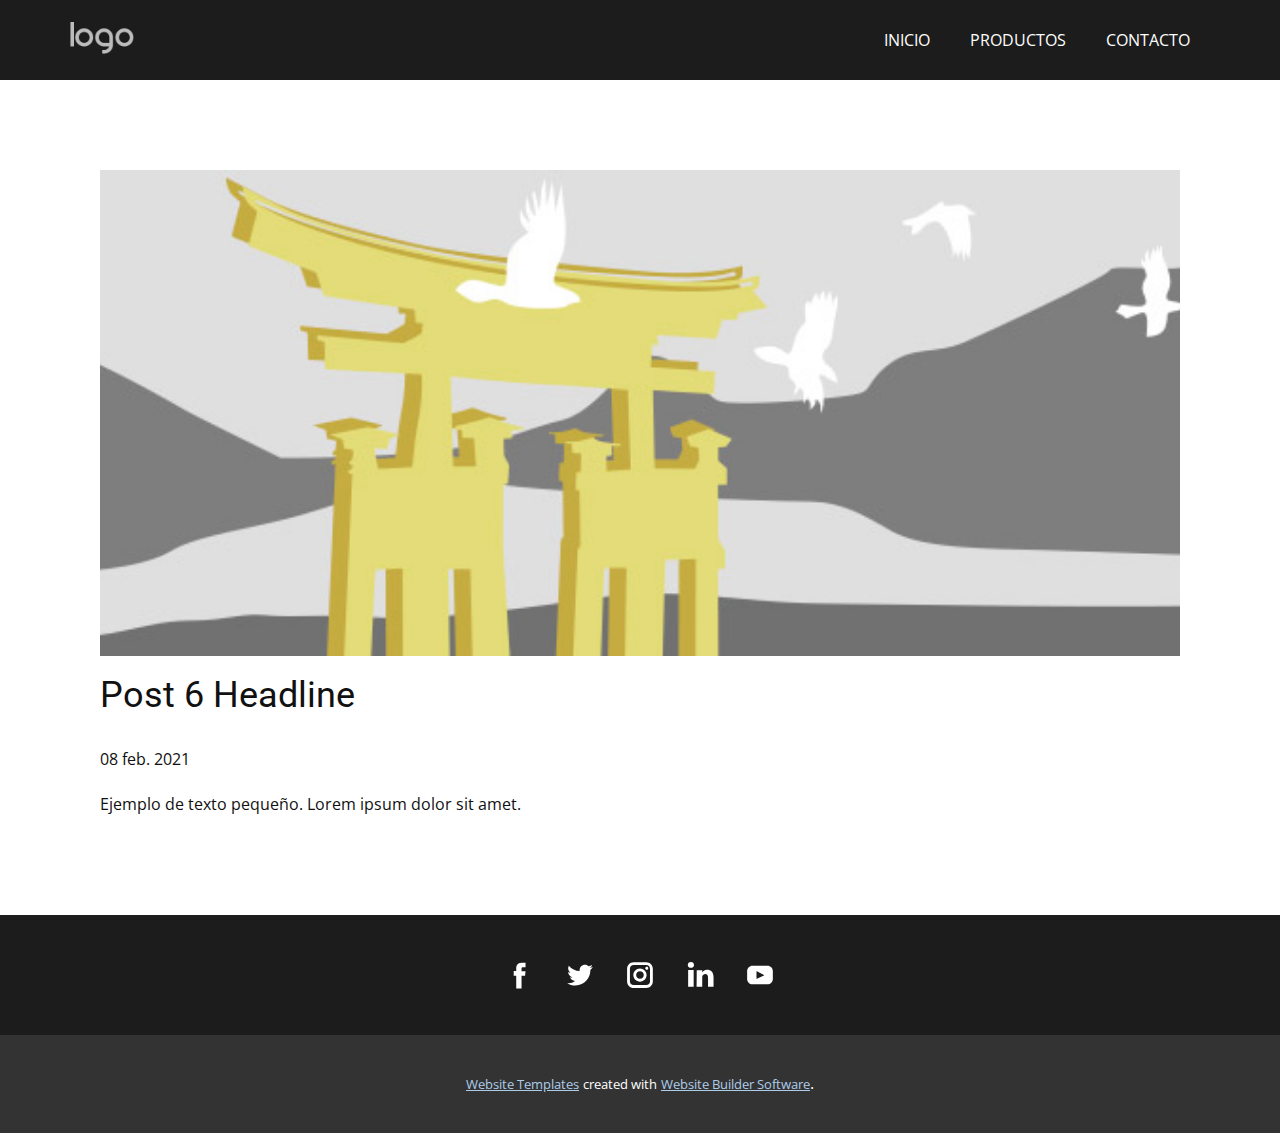
<file: blog/enviar-5.html>
<!doctype html>
<html style="font-size: 16px;"><head>
    <meta name="viewport" content="width=device-width, initial-scale=1.0">
    <meta charset="utf-8">
    <meta name="keywords" content="Post 1 Headline">
    <meta name="description" content="">
    <meta name="page_type" content="np-template-header-footer-from-plugin">
    <title>Post 6 Headline</title>
    <link rel="stylesheet" href="../nicepage.css" media="screen">
<link rel="stylesheet" href="../Post-Template.css" media="screen">
    <script class="u-script" type="text/javascript" src="../jquery.js" defer=""></script>
    <script class="u-script" type="text/javascript" src="../nicepage.js" defer=""></script>
    <meta name="generator" content="Nicepage 3.5.3, nicepage.com">
    <link id="u-theme-google-font" rel="stylesheet" href="https://fonts.googleapis.com/css?family=Roboto:100,100i,300,300i,400,400i,500,500i,700,700i,900,900i|Open+Sans:300,300i,400,400i,600,600i,700,700i,800,800i">
    
    
    <script type="application/ld+json">{
		"@context": "http://schema.org",
		"@type": "Organization",
		"name": "",
		"url": "index.html",
		"logo": "images/default-logo.png",
		"sameAs": [
				"#"
		]
}</script>
    <meta property="og:title" content="Post Template">
    <meta property="og:type" content="website">
    <meta name="theme-color" content="#478ac9">
    <link rel="canonical" href="../index.html">
    <meta property="og:url" content="index.html">
  </head>
  <body class="u-body"><header class="u-clearfix u-custom-color-2 u-header u-sticky u-header" id="sec-bebc"><div class="u-clearfix u-sheet u-valign-middle u-sheet-1">
        <a href="https://nicepage.com" class="u-image u-logo u-image-1">
          <img src="../images/default-logo.png" class="u-logo-image u-logo-image-1">
        </a>
        <nav class="u-menu u-menu-dropdown u-offcanvas u-menu-1">
          <div class="menu-collapse" style="font-size: 1rem; letter-spacing: 0px;">
            <a class="u-button-style u-custom-left-right-menu-spacing u-custom-padding-bottom u-custom-top-bottom-menu-spacing u-nav-link u-text-active-palette-1-base u-text-hover-palette-2-base" href="#">
              <svg><use xmlns:xlink="http://www.w3.org/1999/xlink" xlink:href="#menu-hamburger"></use></svg>
              <svg version="1.1" xmlns="http://www.w3.org/2000/svg" xmlns:xlink="http://www.w3.org/1999/xlink"><defs><symbol id="menu-hamburger" viewBox="0 0 16 16" style="width: 16px; height: 16px;"><rect y="1" width="16" height="2"></rect><rect y="7" width="16" height="2"></rect><rect y="13" width="16" height="2"></rect>
</symbol>
</defs></svg>
            </a>
          </div>
          <div class="u-custom-menu u-nav-container">
            <ul class="u-nav u-unstyled u-nav-1"><li class="u-nav-item"><a class="u-button-style u-nav-link u-text-active-palette-1-base u-text-hover-palette-2-base" href="../Página-1.html#carousel_11e9" data-page-id="586410641" style="padding: 10px 20px;">INICIO</a>
</li><li class="u-nav-item"><a class="u-button-style u-nav-link u-text-active-palette-1-base u-text-hover-palette-2-base" href="../Página-1.html#carousel_e320" data-page-id="586410641" style="padding: 10px 20px;">PRODUCTOS</a>
</li><li class="u-nav-item"><a class="u-button-style u-nav-link u-text-active-palette-1-base u-text-hover-palette-2-base" href="../Página-1.html#carousel_1514" data-page-id="586410641" style="padding: 10px 20px;">CONTACTO</a>
</li></ul>
          </div>
          <div class="u-custom-menu u-nav-container-collapse">
            <div class="u-black u-container-style u-inner-container-layout u-opacity u-opacity-95 u-sidenav">
              <div class="u-sidenav-overflow">
                <div class="u-menu-close"></div>
                <ul class="u-align-center u-nav u-popupmenu-items u-unstyled u-nav-2"><li class="u-nav-item"><a class="u-button-style u-nav-link" href="../Página-1.html#carousel_11e9" data-page-id="586410641" style="padding: 10px 20px;">INICIO</a>
</li><li class="u-nav-item"><a class="u-button-style u-nav-link" href="../Página-1.html#carousel_e320" data-page-id="586410641" style="padding: 10px 20px;">PRODUCTOS</a>
</li><li class="u-nav-item"><a class="u-button-style u-nav-link" href="../Página-1.html#carousel_1514" data-page-id="586410641" style="padding: 10px 20px;">CONTACTO</a>
</li></ul>
              </div>
            </div>
            <div class="u-black u-menu-overlay u-opacity u-opacity-70"></div>
          </div>
        </nav>
      </div></header>
    <section class="u-align-center u-clearfix u-section-1" id="sec-1fb2">
      <div class="u-clearfix u-sheet u-valign-middle-md u-valign-middle-sm u-valign-middle-xs u-sheet-1"><!--post_details--><!--post_details_options_json--><!--{"source":""}--><!--/post_details_options_json--><!--blog_post-->
        <div class="u-container-style u-expanded-width u-post-details u-post-details-1">
          <div class="u-container-layout u-valign-middle u-container-layout-1"><!--blog_post_image-->
            <img alt="" class="u-blog-control u-expanded-width u-image u-image-default u-image-1" src="../images/4.jpeg"><!--/blog_post_image--><!--blog_post_header-->
            <h2 class="u-blog-control u-text u-text-1">Post 6 Headline</h2><!--/blog_post_header--><!--blog_post_metadata-->
            <div class="u-blog-control u-metadata u-metadata-1"><!--blog_post_metadata_date-->
              <span class="u-meta-date u-meta-icon">08 feb. 2021</span><!--/blog_post_metadata_date--><!--blog_post_metadata_category-->
              <!--/blog_post_metadata_category--><!--blog_post_metadata_comments-->
              <!--/blog_post_metadata_comments-->
            </div><!--/blog_post_metadata--><!--blog_post_content-->
            <div class="u-align-justify u-blog-control u-post-content u-text u-text-2 fr-view">
  Ejemplo de texto pequeño. Lorem ipsum dolor sit amet.
  </div><!--/blog_post_content-->
          </div>
        </div><!--/blog_post--><!--/post_details-->
      </div>
    </section>
    
    
    <footer class="u-clearfix u-custom-color-2 u-footer" id="sec-fa39"><div class="u-clearfix u-sheet u-sheet-1">
        <div class="u-align-left u-social-icons u-spacing-28 u-social-icons-1">
          <a class="u-social-url" target="_blank" href=""><span class="u-icon u-icon-circle u-social-facebook u-social-type-logo u-icon-1"><svg class="u-svg-link" preserveAspectRatio="xMidYMin slice" viewBox="0 0 112 112" style=""><use xmlns:xlink="http://www.w3.org/1999/xlink" xlink:href="#svg-df22"></use></svg><svg xmlns="http://www.w3.org/2000/svg" xmlns:xlink="http://www.w3.org/1999/xlink" version="1.1" xml:space="preserve" class="u-svg-content" viewBox="0 0 112 112" x="0px" y="0px" id="svg-df22"><path d="M75.5,28.8H65.4c-1.5,0-4,0.9-4,4.3v9.4h13.9l-1.5,15.8H61.4v45.1H42.8V58.3h-8.8V42.4h8.8V32.2 c0-7.4,3.4-18.8,18.8-18.8h13.8v15.4H75.5z"></path></svg></span>
          </a>
          <a class="u-social-url" target="_blank" href=""><span class="u-icon u-icon-circle u-social-twitter u-social-type-logo u-icon-2"><svg class="u-svg-link" preserveAspectRatio="xMidYMin slice" viewBox="0 0 112 112" style=""><use xmlns:xlink="http://www.w3.org/1999/xlink" xlink:href="#svg-6763"></use></svg><svg xmlns="http://www.w3.org/2000/svg" xmlns:xlink="http://www.w3.org/1999/xlink" version="1.1" xml:space="preserve" class="u-svg-content" viewBox="0 0 112 112" x="0px" y="0px" id="svg-6763"><path d="M92.2,38.2c0,0.8,0,1.6,0,2.3c0,24.3-18.6,52.4-52.6,52.4c-10.6,0.1-20.2-2.9-28.5-8.2 c1.4,0.2,2.9,0.2,4.4,0.2c8.7,0,16.7-2.9,23-7.9c-8.1-0.2-14.9-5.5-17.3-12.8c1.1,0.2,2.4,0.2,3.4,0.2c1.6,0,3.3-0.2,4.8-0.7 c-8.4-1.6-14.9-9.2-14.9-18c0-0.2,0-0.2,0-0.2c2.5,1.4,5.4,2.2,8.4,2.3c-5-3.3-8.3-8.9-8.3-15.4c0-3.4,1-6.5,2.5-9.2 c9.1,11.1,22.7,18.5,38,19.2c-0.2-1.4-0.4-2.8-0.4-4.3c0.1-10,8.3-18.2,18.5-18.2c5.4,0,10.1,2.2,13.5,5.7c4.3-0.8,8.1-2.3,11.7-4.5 c-1.4,4.3-4.3,7.9-8.1,10.1c3.7-0.4,7.3-1.4,10.6-2.9C98.9,32.3,95.7,35.5,92.2,38.2z"></path></svg></span>
          </a>
          <a class="u-social-url" target="_blank" href=""><span class="u-icon u-icon-circle u-social-instagram u-social-type-logo u-icon-3"><svg class="u-svg-link" preserveAspectRatio="xMidYMin slice" viewBox="0 0 112 112" style=""><use xmlns:xlink="http://www.w3.org/1999/xlink" xlink:href="#svg-895e"></use></svg><svg xmlns="http://www.w3.org/2000/svg" xmlns:xlink="http://www.w3.org/1999/xlink" version="1.1" xml:space="preserve" class="u-svg-content" viewBox="0 0 112 112" x="0px" y="0px" id="svg-895e"><path d="M55.9,32.9c-12.8,0-23.2,10.4-23.2,23.2s10.4,23.2,23.2,23.2s23.2-10.4,23.2-23.2S68.7,32.9,55.9,32.9z M55.9,69.4c-7.4,0-13.3-6-13.3-13.3c-0.1-7.4,6-13.3,13.3-13.3s13.3,6,13.3,13.3C69.3,63.5,63.3,69.4,55.9,69.4z"></path><path d="M79.7,26.8c-3,0-5.4,2.5-5.4,5.4s2.5,5.4,5.4,5.4c3,0,5.4-2.5,5.4-5.4S82.7,26.8,79.7,26.8z"></path><path d="M78.2,11H33.5C21,11,10.8,21.3,10.8,33.7v44.7c0,12.6,10.2,22.8,22.7,22.8h44.7c12.6,0,22.7-10.2,22.7-22.7 V33.7C100.8,21.1,90.6,11,78.2,11z M91,78.4c0,7.1-5.8,12.8-12.8,12.8H33.5c-7.1,0-12.8-5.8-12.8-12.8V33.7 c0-7.1,5.8-12.8,12.8-12.8h44.7c7.1,0,12.8,5.8,12.8,12.8V78.4z"></path></svg></span>
          </a>
          <a class="u-social-url" target="_blank" href=""><span class="u-icon u-icon-circle u-social-linkedin u-social-type-logo u-icon-4"><svg class="u-svg-link" preserveAspectRatio="xMidYMin slice" viewBox="0 0 112 112" style=""><use xmlns:xlink="http://www.w3.org/1999/xlink" xlink:href="#svg-c114"></use></svg><svg xmlns="http://www.w3.org/2000/svg" xmlns:xlink="http://www.w3.org/1999/xlink" version="1.1" xml:space="preserve" class="u-svg-content" viewBox="0 0 112 112" x="0px" y="0px" id="svg-c114"><path d="M33.8,96.8H14.5v-58h19.3V96.8z M24.1,30.9L24.1,30.9c-6.6,0-10.8-4.5-10.8-10.1c0-5.8,4.3-10.1,10.9-10.1 S34.9,15,35.1,20.8C35.1,26.4,30.8,30.9,24.1,30.9z M103.3,96.8H84.1v-31c0-7.8-2.7-13.1-9.8-13.1c-5.3,0-8.5,3.6-9.9,7.1 c-0.6,1.3-0.6,3-0.6,4.8V97H44.5c0,0,0.3-52.6,0-58h19.3v8.2c2.6-3.9,7.2-9.6,17.4-9.6c12.7,0,22.2,8.4,22.2,26.1V96.8z"></path></svg></span>
          </a>
          <a class="u-social-url" target="_blank" href="#"><span class="u-icon u-icon-circle u-social-type-logo u-social-youtube u-icon-5"><svg class="u-svg-link" preserveAspectRatio="xMidYMin slice" viewBox="0 0 112 112" style=""><use xmlns:xlink="http://www.w3.org/1999/xlink" xlink:href="#svg-600e"></use></svg><svg xmlns="http://www.w3.org/2000/svg" xmlns:xlink="http://www.w3.org/1999/xlink" version="1.1" xml:space="preserve" class="u-svg-content" viewBox="0 0 112 112" x="0px" y="0px" id="svg-600e"><path d="M82.3,24H29.7C19.3,24,11,32.5,11,43v26.7c0,10.5,8.3,19,18.7,19h52.5c10.3,0,18.7-8.5,18.7-19V43 C101,32.5,92.7,24,82.3,24L82.3,24z M69.7,57.6L45.1,69.5c-0.7,0.2-1.4-0.2-1.4-0.8V44.1c0-0.7,0.8-1.3,1.4-0.8l24.6,12.6 C70.4,56.2,70.4,57.3,69.7,57.6L69.7,57.6z"></path></svg></span>
          </a>
        </div>
      </div></footer>
    <section class="u-backlink u-clearfix u-grey-80">
      <a class="u-link" href="https://nicepage.com/website-templates" target="_blank">
        <span>Website Templates</span>
      </a>
      <p class="u-text">
        <span>created with</span>
      </p>
      <a class="u-link" href="https://nicepage.com/" target="_blank">
        <span>Website Builder Software</span>
      </a>. 
    </section>
  
</body></html>
</file>
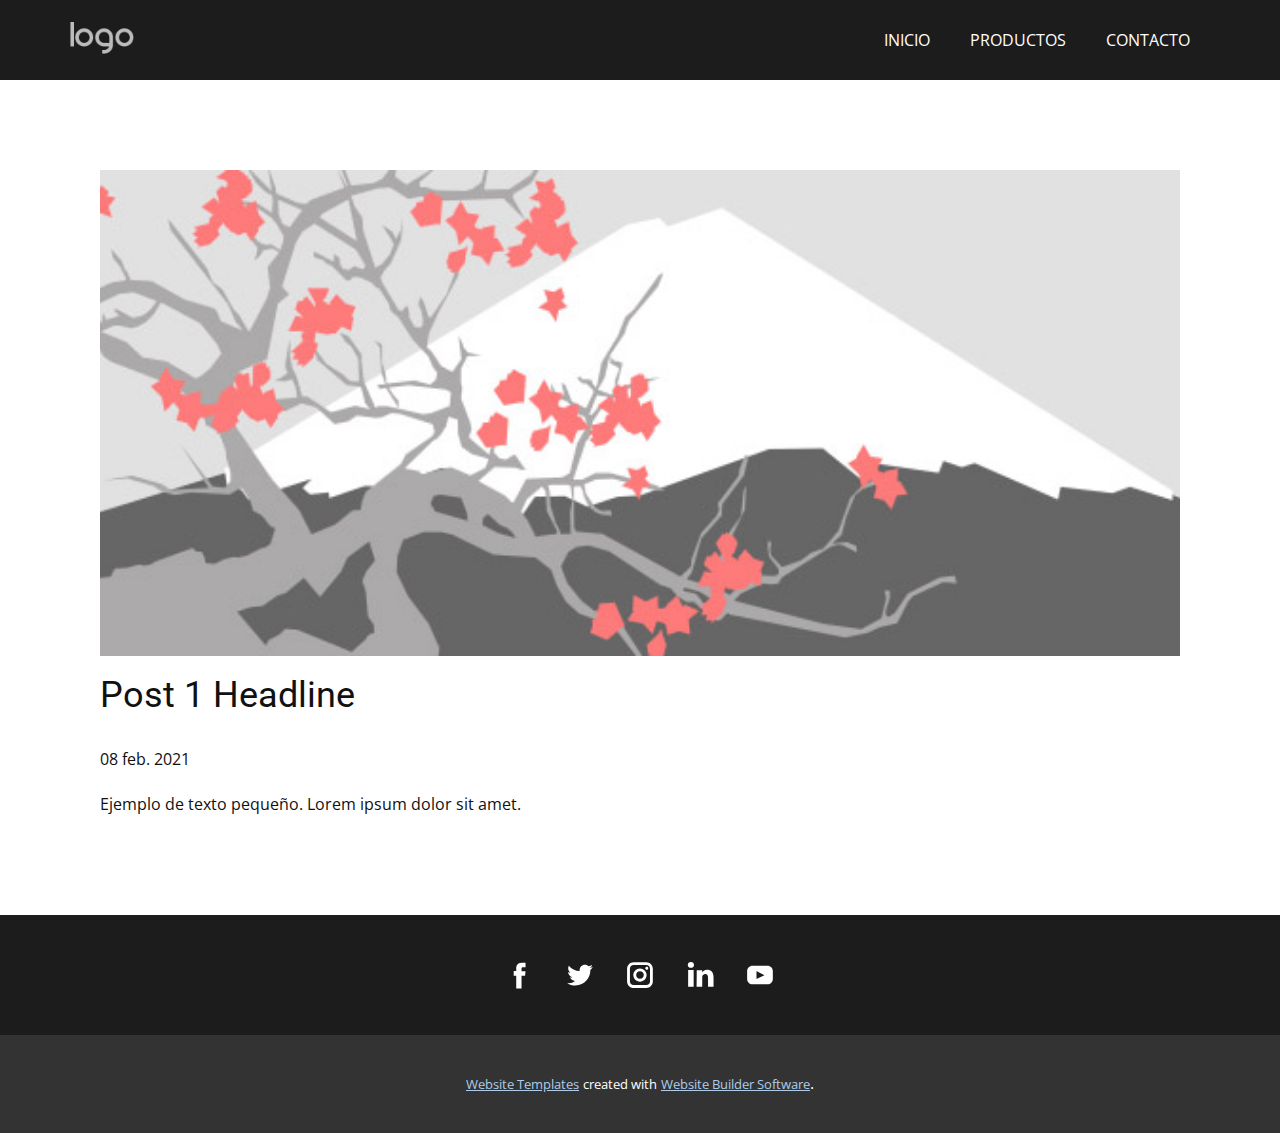
<file: blog/enviar.html>
<!doctype html>
<html style="font-size: 16px;"><head>
    <meta name="viewport" content="width=device-width, initial-scale=1.0">
    <meta charset="utf-8">
    <meta name="keywords" content="Post 1 Headline">
    <meta name="description" content="">
    <meta name="page_type" content="np-template-header-footer-from-plugin">
    <title>Post 1 Headline</title>
    <link rel="stylesheet" href="../nicepage.css" media="screen">
<link rel="stylesheet" href="../Post-Template.css" media="screen">
    <script class="u-script" type="text/javascript" src="../jquery.js" defer=""></script>
    <script class="u-script" type="text/javascript" src="../nicepage.js" defer=""></script>
    <meta name="generator" content="Nicepage 3.5.3, nicepage.com">
    <link id="u-theme-google-font" rel="stylesheet" href="https://fonts.googleapis.com/css?family=Roboto:100,100i,300,300i,400,400i,500,500i,700,700i,900,900i|Open+Sans:300,300i,400,400i,600,600i,700,700i,800,800i">
    
    
    <script type="application/ld+json">{
		"@context": "http://schema.org",
		"@type": "Organization",
		"name": "",
		"url": "index.html",
		"logo": "images/default-logo.png",
		"sameAs": [
				"#"
		]
}</script>
    <meta property="og:title" content="Post Template">
    <meta property="og:type" content="website">
    <meta name="theme-color" content="#478ac9">
    <link rel="canonical" href="../index.html">
    <meta property="og:url" content="index.html">
  </head>
  <body class="u-body"><header class="u-clearfix u-custom-color-2 u-header u-sticky u-header" id="sec-bebc"><div class="u-clearfix u-sheet u-valign-middle u-sheet-1">
        <a href="https://nicepage.com" class="u-image u-logo u-image-1">
          <img src="../images/default-logo.png" class="u-logo-image u-logo-image-1">
        </a>
        <nav class="u-menu u-menu-dropdown u-offcanvas u-menu-1">
          <div class="menu-collapse" style="font-size: 1rem; letter-spacing: 0px;">
            <a class="u-button-style u-custom-left-right-menu-spacing u-custom-padding-bottom u-custom-top-bottom-menu-spacing u-nav-link u-text-active-palette-1-base u-text-hover-palette-2-base" href="#">
              <svg><use xmlns:xlink="http://www.w3.org/1999/xlink" xlink:href="#menu-hamburger"></use></svg>
              <svg version="1.1" xmlns="http://www.w3.org/2000/svg" xmlns:xlink="http://www.w3.org/1999/xlink"><defs><symbol id="menu-hamburger" viewBox="0 0 16 16" style="width: 16px; height: 16px;"><rect y="1" width="16" height="2"></rect><rect y="7" width="16" height="2"></rect><rect y="13" width="16" height="2"></rect>
</symbol>
</defs></svg>
            </a>
          </div>
          <div class="u-custom-menu u-nav-container">
            <ul class="u-nav u-unstyled u-nav-1"><li class="u-nav-item"><a class="u-button-style u-nav-link u-text-active-palette-1-base u-text-hover-palette-2-base" href="../Página-1.html#carousel_11e9" data-page-id="586410641" style="padding: 10px 20px;">INICIO</a>
</li><li class="u-nav-item"><a class="u-button-style u-nav-link u-text-active-palette-1-base u-text-hover-palette-2-base" href="../Página-1.html#carousel_e320" data-page-id="586410641" style="padding: 10px 20px;">PRODUCTOS</a>
</li><li class="u-nav-item"><a class="u-button-style u-nav-link u-text-active-palette-1-base u-text-hover-palette-2-base" href="../Página-1.html#carousel_1514" data-page-id="586410641" style="padding: 10px 20px;">CONTACTO</a>
</li></ul>
          </div>
          <div class="u-custom-menu u-nav-container-collapse">
            <div class="u-black u-container-style u-inner-container-layout u-opacity u-opacity-95 u-sidenav">
              <div class="u-sidenav-overflow">
                <div class="u-menu-close"></div>
                <ul class="u-align-center u-nav u-popupmenu-items u-unstyled u-nav-2"><li class="u-nav-item"><a class="u-button-style u-nav-link" href="../Página-1.html#carousel_11e9" data-page-id="586410641" style="padding: 10px 20px;">INICIO</a>
</li><li class="u-nav-item"><a class="u-button-style u-nav-link" href="../Página-1.html#carousel_e320" data-page-id="586410641" style="padding: 10px 20px;">PRODUCTOS</a>
</li><li class="u-nav-item"><a class="u-button-style u-nav-link" href="../Página-1.html#carousel_1514" data-page-id="586410641" style="padding: 10px 20px;">CONTACTO</a>
</li></ul>
              </div>
            </div>
            <div class="u-black u-menu-overlay u-opacity u-opacity-70"></div>
          </div>
        </nav>
      </div></header>
    <section class="u-align-center u-clearfix u-section-1" id="sec-1fb2">
      <div class="u-clearfix u-sheet u-valign-middle-md u-valign-middle-sm u-valign-middle-xs u-sheet-1"><!--post_details--><!--post_details_options_json--><!--{"source":""}--><!--/post_details_options_json--><!--blog_post-->
        <div class="u-container-style u-expanded-width u-post-details u-post-details-1">
          <div class="u-container-layout u-valign-middle u-container-layout-1"><!--blog_post_image-->
            <img alt="" class="u-blog-control u-expanded-width u-image u-image-default u-image-1" src="../images/2.jpeg"><!--/blog_post_image--><!--blog_post_header-->
            <h2 class="u-blog-control u-text u-text-1">Post 1 Headline</h2><!--/blog_post_header--><!--blog_post_metadata-->
            <div class="u-blog-control u-metadata u-metadata-1"><!--blog_post_metadata_date-->
              <span class="u-meta-date u-meta-icon">08 feb. 2021</span><!--/blog_post_metadata_date--><!--blog_post_metadata_category-->
              <!--/blog_post_metadata_category--><!--blog_post_metadata_comments-->
              <!--/blog_post_metadata_comments-->
            </div><!--/blog_post_metadata--><!--blog_post_content-->
            <div class="u-align-justify u-blog-control u-post-content u-text u-text-2 fr-view">
  Ejemplo de texto pequeño. Lorem ipsum dolor sit amet.
  </div><!--/blog_post_content-->
          </div>
        </div><!--/blog_post--><!--/post_details-->
      </div>
    </section>
    
    
    <footer class="u-clearfix u-custom-color-2 u-footer" id="sec-fa39"><div class="u-clearfix u-sheet u-sheet-1">
        <div class="u-align-left u-social-icons u-spacing-28 u-social-icons-1">
          <a class="u-social-url" target="_blank" href=""><span class="u-icon u-icon-circle u-social-facebook u-social-type-logo u-icon-1"><svg class="u-svg-link" preserveAspectRatio="xMidYMin slice" viewBox="0 0 112 112" style=""><use xmlns:xlink="http://www.w3.org/1999/xlink" xlink:href="#svg-df22"></use></svg><svg xmlns="http://www.w3.org/2000/svg" xmlns:xlink="http://www.w3.org/1999/xlink" version="1.1" xml:space="preserve" class="u-svg-content" viewBox="0 0 112 112" x="0px" y="0px" id="svg-df22"><path d="M75.5,28.8H65.4c-1.5,0-4,0.9-4,4.3v9.4h13.9l-1.5,15.8H61.4v45.1H42.8V58.3h-8.8V42.4h8.8V32.2 c0-7.4,3.4-18.8,18.8-18.8h13.8v15.4H75.5z"></path></svg></span>
          </a>
          <a class="u-social-url" target="_blank" href=""><span class="u-icon u-icon-circle u-social-twitter u-social-type-logo u-icon-2"><svg class="u-svg-link" preserveAspectRatio="xMidYMin slice" viewBox="0 0 112 112" style=""><use xmlns:xlink="http://www.w3.org/1999/xlink" xlink:href="#svg-6763"></use></svg><svg xmlns="http://www.w3.org/2000/svg" xmlns:xlink="http://www.w3.org/1999/xlink" version="1.1" xml:space="preserve" class="u-svg-content" viewBox="0 0 112 112" x="0px" y="0px" id="svg-6763"><path d="M92.2,38.2c0,0.8,0,1.6,0,2.3c0,24.3-18.6,52.4-52.6,52.4c-10.6,0.1-20.2-2.9-28.5-8.2 c1.4,0.2,2.9,0.2,4.4,0.2c8.7,0,16.7-2.9,23-7.9c-8.1-0.2-14.9-5.5-17.3-12.8c1.1,0.2,2.4,0.2,3.4,0.2c1.6,0,3.3-0.2,4.8-0.7 c-8.4-1.6-14.9-9.2-14.9-18c0-0.2,0-0.2,0-0.2c2.5,1.4,5.4,2.2,8.4,2.3c-5-3.3-8.3-8.9-8.3-15.4c0-3.4,1-6.5,2.5-9.2 c9.1,11.1,22.7,18.5,38,19.2c-0.2-1.4-0.4-2.8-0.4-4.3c0.1-10,8.3-18.2,18.5-18.2c5.4,0,10.1,2.2,13.5,5.7c4.3-0.8,8.1-2.3,11.7-4.5 c-1.4,4.3-4.3,7.9-8.1,10.1c3.7-0.4,7.3-1.4,10.6-2.9C98.9,32.3,95.7,35.5,92.2,38.2z"></path></svg></span>
          </a>
          <a class="u-social-url" target="_blank" href=""><span class="u-icon u-icon-circle u-social-instagram u-social-type-logo u-icon-3"><svg class="u-svg-link" preserveAspectRatio="xMidYMin slice" viewBox="0 0 112 112" style=""><use xmlns:xlink="http://www.w3.org/1999/xlink" xlink:href="#svg-895e"></use></svg><svg xmlns="http://www.w3.org/2000/svg" xmlns:xlink="http://www.w3.org/1999/xlink" version="1.1" xml:space="preserve" class="u-svg-content" viewBox="0 0 112 112" x="0px" y="0px" id="svg-895e"><path d="M55.9,32.9c-12.8,0-23.2,10.4-23.2,23.2s10.4,23.2,23.2,23.2s23.2-10.4,23.2-23.2S68.7,32.9,55.9,32.9z M55.9,69.4c-7.4,0-13.3-6-13.3-13.3c-0.1-7.4,6-13.3,13.3-13.3s13.3,6,13.3,13.3C69.3,63.5,63.3,69.4,55.9,69.4z"></path><path d="M79.7,26.8c-3,0-5.4,2.5-5.4,5.4s2.5,5.4,5.4,5.4c3,0,5.4-2.5,5.4-5.4S82.7,26.8,79.7,26.8z"></path><path d="M78.2,11H33.5C21,11,10.8,21.3,10.8,33.7v44.7c0,12.6,10.2,22.8,22.7,22.8h44.7c12.6,0,22.7-10.2,22.7-22.7 V33.7C100.8,21.1,90.6,11,78.2,11z M91,78.4c0,7.1-5.8,12.8-12.8,12.8H33.5c-7.1,0-12.8-5.8-12.8-12.8V33.7 c0-7.1,5.8-12.8,12.8-12.8h44.7c7.1,0,12.8,5.8,12.8,12.8V78.4z"></path></svg></span>
          </a>
          <a class="u-social-url" target="_blank" href=""><span class="u-icon u-icon-circle u-social-linkedin u-social-type-logo u-icon-4"><svg class="u-svg-link" preserveAspectRatio="xMidYMin slice" viewBox="0 0 112 112" style=""><use xmlns:xlink="http://www.w3.org/1999/xlink" xlink:href="#svg-c114"></use></svg><svg xmlns="http://www.w3.org/2000/svg" xmlns:xlink="http://www.w3.org/1999/xlink" version="1.1" xml:space="preserve" class="u-svg-content" viewBox="0 0 112 112" x="0px" y="0px" id="svg-c114"><path d="M33.8,96.8H14.5v-58h19.3V96.8z M24.1,30.9L24.1,30.9c-6.6,0-10.8-4.5-10.8-10.1c0-5.8,4.3-10.1,10.9-10.1 S34.9,15,35.1,20.8C35.1,26.4,30.8,30.9,24.1,30.9z M103.3,96.8H84.1v-31c0-7.8-2.7-13.1-9.8-13.1c-5.3,0-8.5,3.6-9.9,7.1 c-0.6,1.3-0.6,3-0.6,4.8V97H44.5c0,0,0.3-52.6,0-58h19.3v8.2c2.6-3.9,7.2-9.6,17.4-9.6c12.7,0,22.2,8.4,22.2,26.1V96.8z"></path></svg></span>
          </a>
          <a class="u-social-url" target="_blank" href="#"><span class="u-icon u-icon-circle u-social-type-logo u-social-youtube u-icon-5"><svg class="u-svg-link" preserveAspectRatio="xMidYMin slice" viewBox="0 0 112 112" style=""><use xmlns:xlink="http://www.w3.org/1999/xlink" xlink:href="#svg-600e"></use></svg><svg xmlns="http://www.w3.org/2000/svg" xmlns:xlink="http://www.w3.org/1999/xlink" version="1.1" xml:space="preserve" class="u-svg-content" viewBox="0 0 112 112" x="0px" y="0px" id="svg-600e"><path d="M82.3,24H29.7C19.3,24,11,32.5,11,43v26.7c0,10.5,8.3,19,18.7,19h52.5c10.3,0,18.7-8.5,18.7-19V43 C101,32.5,92.7,24,82.3,24L82.3,24z M69.7,57.6L45.1,69.5c-0.7,0.2-1.4-0.2-1.4-0.8V44.1c0-0.7,0.8-1.3,1.4-0.8l24.6,12.6 C70.4,56.2,70.4,57.3,69.7,57.6L69.7,57.6z"></path></svg></span>
          </a>
        </div>
      </div></footer>
    <section class="u-backlink u-clearfix u-grey-80">
      <a class="u-link" href="https://nicepage.com/website-templates" target="_blank">
        <span>Website Templates</span>
      </a>
      <p class="u-text">
        <span>created with</span>
      </p>
      <a class="u-link" href="https://nicepage.com/" target="_blank">
        <span>Website Builder Software</span>
      </a>. 
    </section>
  
</body></html>
</file>
<file: Copy-of-Página-1.css>
.u-section-1 {
  background-image: linear-gradient(0deg, rgba(0,0,0,0.1), rgba(0,0,0,0.1)), url("images/stanford.jpg");
  background-position: 50% 68.07%;
}

.u-section-1 .u-sheet-1 {
  min-height: 100vh;
}

.u-section-1 .u-text-1 {
  font-family: "Source Serif Pro";
  font-size: 6rem;
  font-weight: 600;
  margin: 60px auto;
}

@media (max-width: 575px) {
  .u-section-1 .u-text-1 {
    font-size: 2.25rem;
  }
}.u-section-2 {
  min-height: 718px;
}

.u-section-2 .u-group-1 {
  min-height: 717px;
  margin-top: 0;
  margin-bottom: 1px;
}

.u-section-2 .u-container-layout-1 {
  padding: 30px;
}

.u-section-2 .u-text-1 {
  font-family: "Source Serif Pro";
  font-weight: 700;
  font-size: 3rem;
  margin: 113px auto 0;
}

.u-section-2 .u-text-2 {
  font-weight: 700;
  font-family: "Open Sans", sans-serif;
  font-size: 3rem;
  margin: 22px auto 0;
}

.u-section-2 .u-text-3 {
  line-height: 1.4;
  margin: 67px auto 0;
}

.u-section-2 .u-btn-1 {
  letter-spacing: 1px;
  border-style: none;
  font-weight: 700;
  background-image: none;
  font-size: 1.5rem;
  box-shadow: 2px 2px 8px 0 rgba(51,51,51,1);
  margin: 94px auto 0;
}

@media (max-width: 1199px) {
  .u-section-2 .u-text-2 {
    width: 297px;
    height: 39px;
  }

  .u-section-2 .u-btn-1 {
    text-transform: none;
  }
}

@media (max-width: 767px) {
  .u-section-2 .u-container-layout-1 {
    padding-left: 10px;
    padding-right: 10px;
  }
}

@media (max-width: 575px) {
  .u-section-2 .u-text-1 {
    font-size: 1.5rem;
  }

  .u-section-2 .u-text-2 {
    font-size: 1.5rem;
  }
}.u-section-3 {
  background-image: none;
}

.u-section-3 .u-sheet-1 {
  min-height: 921px;
}

.u-section-3 .u-text-1 {
  width: 816px;
  margin: 56px auto 0;
}

.u-section-3 .u-list-1 {
  min-height: 594px;
  grid-template-columns: calc(33.3333% - 16px) calc(33.3333% - 16px) calc(33.3333% - 16px);
  grid-template-rows: auto;
  grid-gap: 24px 24px;
  margin: 87px 0 60px;
}

.u-section-3 .u-list-item-1 {
  background-size: auto;
}

.u-section-3 .u-container-layout-1 {
  padding: 0 0 30px;
}

.u-section-3 .u-image-1 {
  height: 318px;
  margin: 0;
}

.u-section-3 .u-group-1 {
  min-height: 216px;
  background-size: auto;
  margin: 0 auto 0 0;
}

.u-section-3 .u-container-layout-2 {
  padding: 30px 30px 0;
}

.u-section-3 .u-text-2 {
  font-weight: 700;
  margin: 0;
}

.u-section-3 .u-text-3 {
  font-weight: 700;
  margin: 20px 126px 0 125px;
}

.u-section-3 .u-text-4 {
  font-style: italic;
  margin: 20px 0 0;
}

.u-section-3 .u-btn-1 {
  background-image: none;
  border-style: none none solid;
  text-transform: uppercase;
  font-size: 0.875rem;
  margin: 20px auto 0;
  padding: 0;
}

.u-section-3 .u-list-item-2 {
  background-size: auto;
}

.u-section-3 .u-container-layout-3 {
  padding: 0 0 30px;
}

.u-section-3 .u-image-2 {
  height: 318px;
  margin: 0;
}

.u-section-3 .u-group-2 {
  min-height: 216px;
  background-size: auto;
  margin: 0 auto 0 0;
}

.u-section-3 .u-container-layout-4 {
  padding: 30px 30px 0;
}

.u-section-3 .u-text-5 {
  font-weight: 700;
  margin: 0;
}

.u-section-3 .u-text-6 {
  font-weight: 700;
  margin: 20px 126px 0 125px;
}

.u-section-3 .u-text-7 {
  font-style: italic;
  margin: 20px 2px 0 0;
}

.u-section-3 .u-btn-2 {
  background-image: none;
  border-style: none none solid;
  text-transform: uppercase;
  font-size: 0.875rem;
  margin: 20px auto 0;
  padding: 0;
}

.u-section-3 .u-list-item-3 {
  background-image: none;
}

.u-section-3 .u-container-layout-5 {
  padding: 0 0 30px;
}

.u-section-3 .u-image-3 {
  height: 318px;
  margin: 0;
}

.u-section-3 .u-group-3 {
  min-height: 216px;
  margin: 0 auto 0 0;
}

.u-section-3 .u-container-layout-6 {
  padding: 30px 30px 0;
}

.u-section-3 .u-text-8 {
  font-weight: 700;
  margin: 0;
}

.u-section-3 .u-text-9 {
  font-weight: 700;
  margin: 20px 126px 0 125px;
}

.u-section-3 .u-text-10 {
  font-style: italic;
  margin: 20px 2px 0 0;
}

.u-section-3 .u-btn-3 {
  background-image: none;
  border-style: none none solid;
  text-transform: uppercase;
  font-size: 0.875rem;
  margin: 20px auto 0;
  padding: 0;
}

@media (max-width: 1199px) {
  .u-section-3 .u-sheet-1 {
    min-height: 817px;
  }

  .u-section-3 .u-list-1 {
    min-height: 490px;
    height: auto;
    margin-right: initial;
    margin-left: initial;
  }

  .u-section-3 .u-image-1 {
    height: 262px;
    margin-right: initial;
    margin-left: initial;
  }

  .u-section-3 .u-group-1 {
    margin-right: initial;
    margin-left: initial;
  }

  .u-section-3 .u-text-3 {
    width: 53px;
    margin-left: 25px;
    margin-right: 26px;
  }

  .u-section-3 .u-btn-1 {
    height: 24px;
  }

  .u-section-3 .u-image-2 {
    height: 262px;
    margin-right: initial;
    margin-left: initial;
  }

  .u-section-3 .u-group-2 {
    margin-right: initial;
    margin-left: initial;
  }

  .u-section-3 .u-text-6 {
    width: 53px;
    margin-left: 25px;
    margin-right: 26px;
  }

  .u-section-3 .u-text-7 {
    margin-right: 0;
  }

  .u-section-3 .u-btn-2 {
    height: 24px;
  }

  .u-section-3 .u-image-3 {
    height: 262px;
    margin-right: initial;
    margin-left: initial;
  }

  .u-section-3 .u-group-3 {
    margin-right: initial;
    margin-left: initial;
  }

  .u-section-3 .u-text-8 {
    margin-left: 22px;
    margin-right: 22px;
  }

  .u-section-3 .u-text-9 {
    width: 53px;
    margin-left: 25px;
    margin-right: 26px;
  }

  .u-section-3 .u-text-10 {
    margin-right: 0;
  }

  .u-section-3 .u-btn-3 {
    height: 24px;
  }
}

@media (max-width: 991px) {
  .u-section-3 .u-sheet-1 {
    min-height: 1453px;
  }

  .u-section-3 .u-text-1 {
    width: 720px;
  }

  .u-section-3 .u-list-1 {
    min-height: 1126px;
    grid-template-columns: calc(((100% - 720px) / 2) + 348px) calc(((100% - 720px) / 2) + 348px);
    margin-right: initial;
    margin-left: initial;
  }

  .u-section-3 .u-image-1 {
    height: 301px;
    margin-right: initial;
    margin-left: initial;
  }

  .u-section-3 .u-text-3 {
    margin-left: 0;
    margin-right: 0;
  }

  .u-section-3 .u-image-2 {
    height: 301px;
    margin-right: initial;
    margin-left: initial;
  }

  .u-section-3 .u-text-6 {
    margin-left: 0;
    margin-right: 0;
  }

  .u-section-3 .u-image-3 {
    height: 301px;
    margin-right: initial;
    margin-left: initial;
  }

  .u-section-3 .u-text-8 {
    margin-left: 17px;
    margin-right: 17px;
  }

  .u-section-3 .u-text-9 {
    margin-left: 0;
    margin-right: 0;
  }
}

@media (max-width: 767px) {
  .u-section-3 .u-text-1 {
    width: 540px;
  }

  .u-section-3 .u-list-1 {
    grid-template-columns: calc(((100% - 540px) / 2) + 258px) calc(((100% - 540px) / 2) + 258px);
    margin-right: initial;
    margin-left: initial;
  }

  .u-section-3 .u-image-1 {
    height: 321px;
    margin-right: initial;
    margin-left: initial;
  }

  .u-section-3 .u-group-1 {
    min-height: 241px;
    width: 258px;
    margin-right: auto;
    margin-left: 0;
  }

  .u-section-3 .u-container-layout-2 {
    padding-left: 20px;
    padding-right: 20px;
  }

  .u-section-3 .u-text-2 {
    margin-left: 13px;
    margin-right: 13px;
  }

  .u-section-3 .u-text-3 {
    margin-left: 82px;
    margin-right: 83px;
  }

  .u-section-3 .u-image-2 {
    height: 321px;
    margin-right: initial;
    margin-left: initial;
  }

  .u-section-3 .u-group-2 {
    min-height: 241px;
    width: 258px;
    margin-right: auto;
    margin-left: 0;
  }

  .u-section-3 .u-container-layout-4 {
    padding-left: 20px;
    padding-right: 20px;
  }

  .u-section-3 .u-text-6 {
    margin-left: 82px;
    margin-right: 83px;
  }

  .u-section-3 .u-image-3 {
    height: 321px;
    margin-right: initial;
    margin-left: initial;
  }

  .u-section-3 .u-group-3 {
    min-height: 241px;
    width: 258px;
    margin-right: auto;
    margin-left: 0;
  }

  .u-section-3 .u-container-layout-6 {
    padding-left: 20px;
    padding-right: 20px;
  }

  .u-section-3 .u-text-8 {
    margin-left: 13px;
    margin-right: 13px;
  }

  .u-section-3 .u-text-9 {
    margin-left: 82px;
    margin-right: 83px;
  }
}

@media (max-width: 575px) {
  .u-section-3 .u-text-1 {
    width: 340px;
  }

  .u-section-3 .u-list-1 {
    grid-template-columns: 100%;
    margin-right: initial;
    margin-left: initial;
  }

  .u-section-3 .u-image-1 {
    height: 285px;
    margin-right: initial;
    margin-left: initial;
  }

  .u-section-3 .u-container-layout-2 {
    padding-left: 10px;
    padding-right: 10px;
  }

  .u-section-3 .u-text-2 {
    margin-left: 8px;
    margin-right: 8px;
  }

  .u-section-3 .u-image-2 {
    height: 285px;
    margin-right: initial;
    margin-left: initial;
  }

  .u-section-3 .u-container-layout-4 {
    padding-left: 10px;
    padding-right: 10px;
  }

  .u-section-3 .u-image-3 {
    height: 285px;
    margin-right: initial;
    margin-left: initial;
  }

  .u-section-3 .u-container-layout-6 {
    padding-left: 10px;
    padding-right: 10px;
  }

  .u-section-3 .u-text-8 {
    margin-left: 8px;
    margin-right: 8px;
  }
}.u-section-4 {
  min-height: 883px;
}

.u-section-4 .u-group-1 {
  width: calc(((100% - 1140px) / 2) + 155px);
  min-height: 656px;
  margin: 110px 0 0 1065px;
}

.u-section-4 .u-container-layout-1 {
  padding: 30px;
}

.u-section-4 .u-layout-wrap-1 {
  width: calc(((100% - 1140px) / 2) + 1140px);
  margin: -572px 0 195px auto;
}

.u-section-4 .u-layout-cell-1 {
  min-height: 494px;
}

.u-section-4 .u-container-layout-2 {
  padding: 30px;
}

.u-section-4 .u-text-1 {
  font-size: 3.75rem;
  font-weight: 700;
  text-transform: uppercase;
  letter-spacing: 4px;
  margin: 9px 0 0;
}

.u-section-4 .u-form-1 {
  height: 260px;
  width: 509px;
  margin: 50px 0 0;
}

.u-section-4 .u-btn-1 {
  background-image: none;
  border-style: none;
}

.u-section-4 .u-image-1 {
  min-height: 468px;
  background-image: url("images/3.jpg");
  background-position: 50% 50%;
}

.u-section-4 .u-container-layout-3 {
  padding: 30px;
}

@media (max-width: 1199px) {
  .u-section-4 {
    min-height: 642px;
  }

  .u-section-4 .u-group-1 {
    width: calc(((100% - 940px) / 2) + 155px);
    min-height: 642px;
    margin-left: 785px;
  }

  .u-section-4 .u-container-layout-1 {
    padding-bottom: 16px;
  }

  .u-section-4 .u-layout-wrap-1 {
    width: calc(((100% - 940px) / 2) + 940px);
    margin-top: -582px;
  }

  .u-section-4 .u-layout-cell-1 {
    min-height: 407px;
  }

  .u-section-4 .u-form-1 {
    width: 379px;
  }

  .u-section-4 .u-image-1 {
    min-height: 386px;
  }
}

@media (max-width: 991px) {
  .u-section-4 {
    min-height: 667px;
  }

  .u-section-4 .u-group-1 {
    width: calc(((100% - 720px) / 2) + 155px);
    min-height: 667px;
    margin-left: 565px;
  }

  .u-section-4 .u-layout-wrap-1 {
    width: calc(((100% - 720px) / 2) + 720px);
  }

  .u-section-4 .u-layout-cell-1 {
    min-height: 100px;
  }

  .u-section-4 .u-text-1 {
    font-size: 3rem;
  }

  .u-section-4 .u-form-1 {
    width: 276px;
  }

  .u-section-4 .u-image-1 {
    min-height: 296px;
  }
}

@media (max-width: 767px) {
  .u-section-4 {
    min-height: 1080px;
  }

  .u-section-4 .u-group-1 {
    width: calc(((100% - 540px) / 2) + 155px);
    min-height: 1080px;
    margin-left: 385px;
  }

  .u-section-4 .u-container-layout-1 {
    padding-left: 10px;
    padding-right: 10px;
  }

  .u-section-4 .u-layout-wrap-1 {
    width: calc(((100% - 540px) / 2) + 540px);
    margin-top: -1020px;
  }

  .u-section-4 .u-container-layout-2 {
    padding-left: 10px;
    padding-right: 10px;
  }

  .u-section-4 .u-image-1 {
    min-height: 451px;
  }

  .u-section-4 .u-container-layout-3 {
    padding-left: 10px;
    padding-right: 10px;
  }
}

@media (max-width: 575px) {
  .u-section-4 {
    min-height: 988px;
  }

  .u-section-4 .u-group-1 {
    width: calc(((100% - 340px) / 2) + 112px);
    min-height: 988px;
    margin-left: 185px;
  }

  .u-section-4 .u-layout-wrap-1 {
    width: calc(((100% - 340px) / 2) + 340px);
    margin-top: -928px;
  }

  .u-section-4 .u-text-1 {
    font-size: 1.875rem;
    width: auto;
    margin-right: 130px;
  }

  .u-section-4 .u-form-1 {
    margin-top: 152px;
  }

  .u-section-4 .u-form-group-1 {
    width: 100%;
  }

  .u-section-4 .u-form-group-2 {
    width: 100%;
  }

  .u-section-4 .u-form-group-3 {
    width: 100%;
  }

  .u-section-4 .u-form-group-4 {
    width: 100%;
  }

  .u-section-4 .u-image-1 {
    min-height: 284px;
  }
}.img {
	background-attachment: fixed;
}
.texto-img {
	position: fixed;
	top: 50%;
	left: 50%;
	transform: translate(-50%, -50%);
}
</file>
<file: Página-1.css>
.u-section-1-1 {
  background-image: linear-gradient(0deg, rgba(0,0,0,0.45), rgba(0,0,0,0.45)), url("images/1.jpg");
  background-position: 50% 50%;
}

.u-section-1-1 .u-sheet-1 {
  min-height: 800px;
}

.u-section-1-1 .u-text-1 {
  font-size: 4.375rem;
  margin: 60px auto 0;
}

.u-section-1-1 .u-text-2 {
  width: 840px;
  margin: 30px auto 0;
}

.u-section-1-1 .u-btn-1 {
  border-style: none;
  font-weight: 700;
  text-transform: uppercase;
  font-size: 1.25rem;
  background-image: none;
  margin: 40px auto 60px;
}

@media (max-width: 1199px) {
  .u-section-1-1 .u-sheet-1 {
    min-height: 660px;
  }

  .u-section-1-1 .u-text-1 {
    font-weight: normal;
  }
}

@media (max-width: 991px) {
  .u-section-1-1 .u-sheet-1 {
    min-height: 506px;
  }

  .u-section-1-1 .u-text-2 {
    width: 720px;
  }
}

@media (max-width: 767px) {
  .u-section-1-1 .u-sheet-1 {
    min-height: 380px;
  }

  .u-section-1-1 .u-text-1 {
    font-size: 3.75rem;
  }

  .u-section-1-1 .u-text-2 {
    width: 540px;
  }
}

@media (max-width: 575px) {
  .u-section-1-1 .u-sheet-1 {
    min-height: 239px;
  }

  .u-section-1-1 .u-text-1 {
    font-size: 3rem;
  }

  .u-section-1-1 .u-text-2 {
    width: 340px;
  }
}.u-section-1-2 {
  background-image: linear-gradient(0deg, rgba(0,0,0,0.45), rgba(0,0,0,0.45)), url("images/2.jpg");
  background-position: 50% 50%;
}

.u-section-1-2 .u-sheet-1 {
  min-height: 800px;
}

.u-section-1-2 .u-text-1 {
  font-size: 4.375rem;
  margin: 60px auto 0;
}

.u-section-1-2 .u-text-2 {
  margin: 30px auto 0;
}

.u-section-1-2 .u-btn-1 {
  border-style: none;
  font-weight: 700;
  text-transform: uppercase;
  font-size: 1.25rem;
  background-image: none;
  margin: 40px auto 60px;
}

@media (max-width: 1199px) {
  .u-section-1-2 .u-sheet-1 {
    min-height: 660px;
  }

  .u-section-1-2 .u-text-1 {
    font-weight: normal;
  }
}

@media (max-width: 991px) {
  .u-section-1-2 .u-sheet-1 {
    min-height: 506px;
  }
}

@media (max-width: 767px) {
  .u-section-1-2 .u-sheet-1 {
    min-height: 380px;
  }

  .u-section-1-2 .u-text-1 {
    font-size: 3.75rem;
  }
}

@media (max-width: 575px) {
  .u-section-1-2 .u-sheet-1 {
    min-height: 239px;
  }

  .u-section-1-2 .u-text-1 {
    font-size: 3rem;
  }
}.u-block-21dd-2 {
  position: absolute;
  bottom: 10px;
}

.u-block-21dd-3 {
  position: absolute;
  left: 0;
}

.u-block-21dd-4 {
  position: absolute;
  right: 0;
}.u-section-2 {
  background-image: none;
}

.u-section-2 .u-sheet-1 {
  min-height: 921px;
}

.u-section-2 .u-text-1 {
  width: 816px;
  margin: 56px auto 0;
}

.u-section-2 .u-list-1 {
  min-height: 594px;
  grid-template-columns: calc(33.3333% - 16px) calc(33.3333% - 16px) calc(33.3333% - 16px);
  grid-template-rows: auto;
  grid-gap: 24px 24px;
  margin: 87px 0 60px;
}

.u-section-2 .u-list-item-1 {
  background-size: auto;
}

.u-section-2 .u-container-layout-1 {
  padding: 0 0 30px;
}

.u-section-2 .u-image-1 {
  height: 318px;
  margin: 0;
}

.u-section-2 .u-group-1 {
  min-height: 216px;
  background-size: auto;
  margin: 0 auto 0 0;
}

.u-section-2 .u-container-layout-2 {
  padding: 30px 30px 0;
}

.u-section-2 .u-text-2 {
  font-weight: 700;
  margin: 0;
}

.u-section-2 .u-text-3 {
  font-weight: 700;
  margin: 20px 126px 0 125px;
}

.u-section-2 .u-text-4 {
  font-style: italic;
  margin: 20px 0 0;
}

.u-section-2 .u-btn-1 {
  background-image: none;
  border-style: none none solid;
  text-transform: uppercase;
  font-size: 0.875rem;
  margin: 20px auto 0;
  padding: 0;
}

.u-section-2 .u-list-item-2 {
  background-size: auto;
}

.u-section-2 .u-container-layout-3 {
  padding: 0 0 30px;
}

.u-section-2 .u-image-2 {
  height: 318px;
  margin: 0;
}

.u-section-2 .u-group-2 {
  min-height: 216px;
  background-size: auto;
  margin: 0 auto 0 0;
}

.u-section-2 .u-container-layout-4 {
  padding: 30px 30px 0;
}

.u-section-2 .u-text-5 {
  font-weight: 700;
  margin: 0;
}

.u-section-2 .u-text-6 {
  font-weight: 700;
  margin: 20px 126px 0 125px;
}

.u-section-2 .u-text-7 {
  font-style: italic;
  margin: 20px 2px 0 0;
}

.u-section-2 .u-btn-2 {
  background-image: none;
  border-style: none none solid;
  text-transform: uppercase;
  font-size: 0.875rem;
  margin: 20px auto 0;
  padding: 0;
}

.u-section-2 .u-list-item-3 {
  background-image: none;
}

.u-section-2 .u-container-layout-5 {
  padding: 0 0 30px;
}

.u-section-2 .u-image-3 {
  height: 318px;
  margin: 0;
}

.u-section-2 .u-group-3 {
  min-height: 216px;
  margin: 0 auto 0 0;
}

.u-section-2 .u-container-layout-6 {
  padding: 30px 30px 0;
}

.u-section-2 .u-text-8 {
  font-weight: 700;
  margin: 0;
}

.u-section-2 .u-text-9 {
  font-weight: 700;
  margin: 20px 126px 0 125px;
}

.u-section-2 .u-text-10 {
  font-style: italic;
  margin: 20px 2px 0 0;
}

.u-section-2 .u-btn-3 {
  background-image: none;
  border-style: none none solid;
  text-transform: uppercase;
  font-size: 0.875rem;
  margin: 20px auto 0;
  padding: 0;
}

@media (max-width: 1199px) {
  .u-section-2 .u-sheet-1 {
    min-height: 817px;
  }

  .u-section-2 .u-list-1 {
    min-height: 490px;
    height: auto;
    margin-right: initial;
    margin-left: initial;
  }

  .u-section-2 .u-image-1 {
    height: 262px;
    margin-right: initial;
    margin-left: initial;
  }

  .u-section-2 .u-group-1 {
    margin-right: initial;
    margin-left: initial;
  }

  .u-section-2 .u-text-3 {
    width: 53px;
    margin-left: 25px;
    margin-right: 26px;
  }

  .u-section-2 .u-btn-1 {
    height: 24px;
  }

  .u-section-2 .u-image-2 {
    height: 262px;
    margin-right: initial;
    margin-left: initial;
  }

  .u-section-2 .u-group-2 {
    margin-right: initial;
    margin-left: initial;
  }

  .u-section-2 .u-text-6 {
    width: 53px;
    margin-left: 25px;
    margin-right: 26px;
  }

  .u-section-2 .u-text-7 {
    margin-right: 0;
  }

  .u-section-2 .u-btn-2 {
    height: 24px;
  }

  .u-section-2 .u-image-3 {
    height: 262px;
    margin-right: initial;
    margin-left: initial;
  }

  .u-section-2 .u-group-3 {
    margin-right: initial;
    margin-left: initial;
  }

  .u-section-2 .u-text-8 {
    margin-left: 22px;
    margin-right: 22px;
  }

  .u-section-2 .u-text-9 {
    width: 53px;
    margin-left: 25px;
    margin-right: 26px;
  }

  .u-section-2 .u-text-10 {
    margin-right: 0;
  }

  .u-section-2 .u-btn-3 {
    height: 24px;
  }
}

@media (max-width: 991px) {
  .u-section-2 .u-sheet-1 {
    min-height: 1453px;
  }

  .u-section-2 .u-text-1 {
    width: 720px;
  }

  .u-section-2 .u-list-1 {
    min-height: 1126px;
    grid-template-columns: calc(((100% - 720px) / 2) + 348px) calc(((100% - 720px) / 2) + 348px);
    margin-right: initial;
    margin-left: initial;
  }

  .u-section-2 .u-image-1 {
    height: 301px;
    margin-right: initial;
    margin-left: initial;
  }

  .u-section-2 .u-text-3 {
    margin-left: 0;
    margin-right: 0;
  }

  .u-section-2 .u-image-2 {
    height: 301px;
    margin-right: initial;
    margin-left: initial;
  }

  .u-section-2 .u-text-6 {
    margin-left: 0;
    margin-right: 0;
  }

  .u-section-2 .u-image-3 {
    height: 301px;
    margin-right: initial;
    margin-left: initial;
  }

  .u-section-2 .u-text-8 {
    margin-left: 17px;
    margin-right: 17px;
  }

  .u-section-2 .u-text-9 {
    margin-left: 0;
    margin-right: 0;
  }
}

@media (max-width: 767px) {
  .u-section-2 .u-text-1 {
    width: 540px;
  }

  .u-section-2 .u-list-1 {
    grid-template-columns: calc(((100% - 540px) / 2) + 258px) calc(((100% - 540px) / 2) + 258px);
    margin-right: initial;
    margin-left: initial;
  }

  .u-section-2 .u-image-1 {
    height: 321px;
    margin-right: initial;
    margin-left: initial;
  }

  .u-section-2 .u-group-1 {
    min-height: 241px;
    width: 258px;
    margin-right: auto;
    margin-left: 0;
  }

  .u-section-2 .u-container-layout-2 {
    padding-left: 20px;
    padding-right: 20px;
  }

  .u-section-2 .u-text-2 {
    margin-left: 13px;
    margin-right: 13px;
  }

  .u-section-2 .u-text-3 {
    margin-left: 82px;
    margin-right: 83px;
  }

  .u-section-2 .u-image-2 {
    height: 321px;
    margin-right: initial;
    margin-left: initial;
  }

  .u-section-2 .u-group-2 {
    min-height: 241px;
    width: 258px;
    margin-right: auto;
    margin-left: 0;
  }

  .u-section-2 .u-container-layout-4 {
    padding-left: 20px;
    padding-right: 20px;
  }

  .u-section-2 .u-text-6 {
    margin-left: 82px;
    margin-right: 83px;
  }

  .u-section-2 .u-image-3 {
    height: 321px;
    margin-right: initial;
    margin-left: initial;
  }

  .u-section-2 .u-group-3 {
    min-height: 241px;
    width: 258px;
    margin-right: auto;
    margin-left: 0;
  }

  .u-section-2 .u-container-layout-6 {
    padding-left: 20px;
    padding-right: 20px;
  }

  .u-section-2 .u-text-8 {
    margin-left: 13px;
    margin-right: 13px;
  }

  .u-section-2 .u-text-9 {
    margin-left: 82px;
    margin-right: 83px;
  }
}

@media (max-width: 575px) {
  .u-section-2 .u-text-1 {
    width: 340px;
  }

  .u-section-2 .u-list-1 {
    grid-template-columns: 100%;
    margin-right: initial;
    margin-left: initial;
  }

  .u-section-2 .u-image-1 {
    height: 285px;
    margin-right: initial;
    margin-left: initial;
  }

  .u-section-2 .u-container-layout-2 {
    padding-left: 10px;
    padding-right: 10px;
  }

  .u-section-2 .u-text-2 {
    margin-left: 8px;
    margin-right: 8px;
  }

  .u-section-2 .u-image-2 {
    height: 285px;
    margin-right: initial;
    margin-left: initial;
  }

  .u-section-2 .u-container-layout-4 {
    padding-left: 10px;
    padding-right: 10px;
  }

  .u-section-2 .u-image-3 {
    height: 285px;
    margin-right: initial;
    margin-left: initial;
  }

  .u-section-2 .u-container-layout-6 {
    padding-left: 10px;
    padding-right: 10px;
  }

  .u-section-2 .u-text-8 {
    margin-left: 8px;
    margin-right: 8px;
  }
}.u-section-3 {
  background-image: linear-gradient(0deg, rgba(0,0,0,0.1), rgba(0,0,0,0.1)), url("images/stanford.jpg");
  background-position: 50% 68.07%;
}

.u-section-3 .u-sheet-1 {
  min-height: 100vh;
}

.u-section-3 .u-text-1 {
  font-family: "Source Serif Pro";
  font-size: 6rem;
  font-weight: 600;
  margin: 348px auto 60px;
}

@media (max-width: 575px) {
  .u-section-3 .u-text-1 {
    font-size: 2.25rem;
  }
}.u-section-4 {
  min-height: 718px;
}

.u-section-4 .u-group-1 {
  min-height: 717px;
  height: auto;
  margin-top: 0;
  margin-bottom: 1px;
}

.u-section-4 .u-container-layout-1 {
  padding: 30px;
}

.u-section-4 .u-text-1 {
  font-family: "Source Serif Pro";
  font-weight: 700;
  font-size: 3rem;
  margin: 113px auto 0;
}

.u-section-4 .u-text-2 {
  font-weight: 700;
  font-family: "Open Sans", sans-serif;
  font-size: 3rem;
  margin: 22px auto 0;
}

.u-section-4 .u-text-3 {
  line-height: 1.4;
  margin: 67px auto 0;
}

.u-section-4 .u-btn-1 {
  letter-spacing: 1px;
  border-style: none;
  font-weight: 700;
  background-image: none;
  font-size: 1.5rem;
  box-shadow: 2px 2px 8px 0 rgba(51,51,51,1);
  margin: 94px auto 0;
}

@media (max-width: 1199px) {
  .u-section-4 .u-text-2 {
    width: 297px;
    height: 39px;
  }

  .u-section-4 .u-btn-1 {
    text-transform: none;
  }
}

@media (max-width: 767px) {
  .u-section-4 .u-container-layout-1 {
    padding-left: 10px;
    padding-right: 10px;
  }
}

@media (max-width: 575px) {
  .u-section-4 .u-text-1 {
    font-size: 1.5rem;
  }

  .u-section-4 .u-text-2 {
    font-size: 1.5rem;
  }
}.u-section-5 {
  min-height: 883px;
}

.u-section-5 .u-group-1 {
  width: calc(((100% - 1140px) / 2) + 155px);
  min-height: 656px;
  margin: 110px 0 0 1065px;
}

.u-section-5 .u-container-layout-1 {
  padding: 30px;
}

.u-section-5 .u-layout-wrap-1 {
  width: calc(((100% - 1140px) / 2) + 1140px);
  margin: -572px 0 195px auto;
}

.u-section-5 .u-layout-cell-1 {
  min-height: 494px;
}

.u-section-5 .u-container-layout-2 {
  padding: 30px;
}

.u-section-5 .u-text-1 {
  font-size: 3.75rem;
  font-weight: 700;
  text-transform: uppercase;
  letter-spacing: 4px;
  margin: 9px 0 0;
}

.u-section-5 .u-form-1 {
  height: 260px;
  width: 509px;
  margin: 50px 0 0;
}

.u-section-5 .u-btn-1 {
  background-image: none;
  border-style: none;
}

.u-section-5 .u-image-1 {
  min-height: 468px;
  background-image: url("images/3.jpg");
  background-position: 50% 50%;
}

.u-section-5 .u-container-layout-3 {
  padding: 30px;
}

@media (max-width: 1199px) {
  .u-section-5 {
    min-height: 642px;
  }

  .u-section-5 .u-group-1 {
    width: calc(((100% - 940px) / 2) + 155px);
    min-height: 642px;
    margin-left: 785px;
  }

  .u-section-5 .u-container-layout-1 {
    padding-bottom: 16px;
  }

  .u-section-5 .u-layout-wrap-1 {
    width: calc(((100% - 940px) / 2) + 940px);
    margin-top: -582px;
  }

  .u-section-5 .u-layout-cell-1 {
    min-height: 407px;
  }

  .u-section-5 .u-form-1 {
    width: 379px;
  }

  .u-section-5 .u-image-1 {
    min-height: 386px;
  }
}

@media (max-width: 991px) {
  .u-section-5 {
    min-height: 667px;
  }

  .u-section-5 .u-group-1 {
    width: calc(((100% - 720px) / 2) + 155px);
    min-height: 667px;
    margin-left: 565px;
  }

  .u-section-5 .u-layout-wrap-1 {
    width: calc(((100% - 720px) / 2) + 720px);
  }

  .u-section-5 .u-layout-cell-1 {
    min-height: 100px;
  }

  .u-section-5 .u-text-1 {
    font-size: 3rem;
  }

  .u-section-5 .u-form-1 {
    width: 276px;
  }

  .u-section-5 .u-image-1 {
    min-height: 296px;
  }
}

@media (max-width: 767px) {
  .u-section-5 {
    min-height: 1080px;
  }

  .u-section-5 .u-group-1 {
    width: calc(((100% - 540px) / 2) + 155px);
    min-height: 1080px;
    margin-left: 385px;
  }

  .u-section-5 .u-container-layout-1 {
    padding-left: 10px;
    padding-right: 10px;
  }

  .u-section-5 .u-layout-wrap-1 {
    width: calc(((100% - 540px) / 2) + 540px);
    margin-top: -1020px;
  }

  .u-section-5 .u-container-layout-2 {
    padding-left: 10px;
    padding-right: 10px;
  }

  .u-section-5 .u-image-1 {
    min-height: 451px;
  }

  .u-section-5 .u-container-layout-3 {
    padding-left: 10px;
    padding-right: 10px;
  }
}

@media (max-width: 575px) {
  .u-section-5 {
    min-height: 988px;
  }

  .u-section-5 .u-group-1 {
    width: calc(((100% - 340px) / 2) + 112px);
    min-height: 988px;
    margin-left: 185px;
  }

  .u-section-5 .u-layout-wrap-1 {
    width: calc(((100% - 340px) / 2) + 340px);
    margin-top: -928px;
  }

  .u-section-5 .u-text-1 {
    font-size: 1.875rem;
    width: auto;
    margin-right: 130px;
  }

  .u-section-5 .u-form-1 {
    margin-top: 152px;
  }

  .u-section-5 .u-form-group-1 {
    width: 100%;
  }

  .u-section-5 .u-form-group-2 {
    width: 100%;
  }

  .u-section-5 .u-form-group-3 {
    width: 100%;
  }

  .u-section-5 .u-form-group-4 {
    width: 100%;
  }

  .u-section-5 .u-image-1 {
    min-height: 284px;
  }
} .texto-inferior {
	z-index: auto;
}
</file>
<file: Página-2.css>
.u-section-1 .u-sheet-1 {
  min-height: 500px;
}

.u-section-1 .u-layout-wrap-1 {
  margin-top: 60px;
  margin-bottom: 60px;
  position: relative;
}

.u-section-1 .u-image-1 {
  min-height: 400px;
  background-image: url("[data-uri]");
}

.u-section-1 .u-container-layout-1 {
  padding: 30px;
}

.u-section-1 .u-layout-cell-2 {
  min-height: 400px;
}

.u-section-1 .u-container-layout-2 {
  padding: 30px;
}

.u-section-1 .u-text-1 {
  margin: 0 auto;
}

.u-section-1 .u-text-2 {
  margin: 20px 0 0;
}

@media (max-width: 1199px) {
  .u-section-1 .u-sheet-1 {
    min-height: 430px;
  }

  .u-section-1 .u-image-1 {
    min-height: 330px;
  }

  .u-section-1 .u-layout-cell-2 {
    min-height: 330px;
  }
}

@media (max-width: 991px) {
  .u-section-1 .u-sheet-1 {
    min-height: 353px;
  }

  .u-section-1 .u-image-1 {
    min-height: 253px;
  }

  .u-section-1 .u-layout-cell-2 {
    min-height: 100px;
  }
}

@media (max-width: 767px) {
  .u-section-1 .u-sheet-1 {
    min-height: 580px;
  }

  .u-section-1 .u-image-1 {
    min-height: 380px;
  }

  .u-section-1 .u-container-layout-1 {
    padding-left: 10px;
    padding-right: 10px;
  }

  .u-section-1 .u-container-layout-2 {
    padding-left: 10px;
    padding-right: 10px;
  }
}

@media (max-width: 575px) {
  .u-section-1 .u-sheet-1 {
    min-height: 439px;
  }

  .u-section-1 .u-image-1 {
    min-height: 239px;
  }
}.u-section-2 {
  background-image: linear-gradient(0deg, rgba(0,0,0,0.55), rgba(0,0,0,0.55)), url("[data-uri]");
  background-position: 50% 50%;
}

.u-section-2 .u-sheet-1 {
  min-height: 800px;
}

.u-section-2 .u-text-1 {
  font-size: 6rem;
  font-weight: 700;
  margin: 60px auto 0;
}

.u-section-2 .u-text-2 {
  margin: 30px auto 0;
}

.u-section-2 .u-btn-1 {
  background-image: none;
  text-transform: uppercase;
  font-weight: 700;
  margin: 40px auto 60px;
}

@media (max-width: 1199px) {
  .u-section-2 .u-sheet-1 {
    min-height: 660px;
  }
}

@media (max-width: 991px) {
  .u-section-2 .u-sheet-1 {
    min-height: 506px;
  }
}

@media (max-width: 767px) {
  .u-section-2 .u-sheet-1 {
    min-height: 380px;
  }
}

@media (max-width: 575px) {
  .u-section-2 .u-sheet-1 {
    min-height: 239px;
  }

  .u-section-2 .u-text-1 {
    font-size: 3.75rem;
  }
}
</file>
<file: Blog-Template.css>
.u-section-1 .u-sheet-1 {
  min-height: 561px;
}

.u-section-1 .u-repeater-1 {
  margin-top: 60px;
  margin-bottom: 60px;
  min-height: 441px;
  grid-template-columns: calc(33.3333% - 15px) calc(33.3333% - 15px) calc(33.3333% - 15px);
  height: auto;
  grid-gap: 22px;
}

.u-section-1 .u-repeater-item-1 {
  background-image: none;
}

.u-section-1 .u-container-layout-1 {
  padding: 30px 20px;
}

.u-section-1 .u-text-1 {
  margin-top: 0;
  margin-bottom: 0;
}

.u-section-1 .u-image-1 {
  height: 222px;
  width: 325px;
  margin: 17px 0 0;
}

.u-section-1 .u-text-2 {
  margin-top: 20px;
  margin-bottom: 0;
}

.u-section-1 .u-btn-1 {
  background-image: none;
  border-style: none none solid;
  margin: 17px auto 0 0;
  padding: 0;
}

.u-section-1 .u-container-layout-2 {
  padding: 30px 20px;
}

.u-section-1 .u-text-3 {
  margin-top: 0;
  margin-bottom: 0;
}

.u-section-1 .u-image-2 {
  height: 222px;
  width: 325px;
  margin: 17px 0 0;
}

.u-section-1 .u-text-4 {
  margin-top: 20px;
  margin-bottom: 0;
}

.u-section-1 .u-btn-2 {
  background-image: none;
  border-style: none none solid;
  margin: 17px auto 0 0;
  padding: 0;
}

.u-section-1 .u-container-layout-3 {
  padding: 30px 20px;
}

.u-section-1 .u-text-5 {
  margin-top: 0;
  margin-bottom: 0;
}

.u-section-1 .u-image-3 {
  height: 222px;
  width: 325px;
  margin: 17px 0 0;
}

.u-section-1 .u-text-6 {
  margin-top: 20px;
  margin-bottom: 0;
}

.u-section-1 .u-btn-3 {
  background-image: none;
  border-style: none none solid;
  margin: 17px auto 0 0;
  padding: 0;
}

@media (max-width: 1199px) {
  .u-section-1 .u-sheet-1 {
    min-height: 484px;
  }

  .u-section-1 .u-repeater-1 {
    min-height: 364px;
    grid-template-columns: repeat(3, calc(33.333333333333336% - 15px));
  }

  .u-section-1 .u-text-1 {
    margin-left: 0;
    margin-right: 0;
  }

  .u-section-1 .u-image-1 {
    height: 186px;
    width: 258px;
  }

  .u-section-1 .u-text-2 {
    margin-left: 0;
    margin-right: 0;
  }

  .u-section-1 .u-text-3 {
    margin-left: 0;
    margin-right: 0;
  }

  .u-section-1 .u-image-2 {
    height: 186px;
    width: 258px;
  }

  .u-section-1 .u-text-4 {
    margin-left: 0;
    margin-right: 0;
  }

  .u-section-1 .u-text-5 {
    margin-left: 0;
    margin-right: 0;
  }

  .u-section-1 .u-image-3 {
    height: 186px;
    width: 258px;
  }

  .u-section-1 .u-text-6 {
    margin-left: 0;
    margin-right: 0;
  }
}

@media (max-width: 991px) {
  .u-section-1 .u-sheet-1 {
    min-height: 747px;
  }

  .u-section-1 .u-repeater-1 {
    min-height: 836px;
    grid-template-columns: repeat(2, calc(50% - 11.25px));
  }

  .u-section-1 .u-image-1 {
    height: 232px;
    width: 309px;
    margin-right: auto;
  }

  .u-section-1 .u-image-2 {
    height: 232px;
    width: 309px;
    margin-right: auto;
  }

  .u-section-1 .u-image-3 {
    height: 232px;
    width: 309px;
    margin-right: auto;
  }
}

@media (max-width: 767px) {
  .u-section-1 .u-repeater-1 {
    grid-template-columns: 100%;
  }

  .u-section-1 .u-container-layout-1 {
    padding-left: 10px;
    padding-right: 10px;
  }

  .u-section-1 .u-image-1 {
    height: 312px;
    width: 520px;
  }

  .u-section-1 .u-container-layout-2 {
    padding-left: 10px;
    padding-right: 10px;
  }

  .u-section-1 .u-image-2 {
    height: 312px;
    width: 520px;
  }

  .u-section-1 .u-container-layout-3 {
    padding-left: 10px;
    padding-right: 10px;
  }

  .u-section-1 .u-image-3 {
    height: 312px;
    width: 520px;
  }
}

@media (max-width: 575px) {
  .u-section-1 .u-image-1 {
    height: 223px;
    width: 320px;
  }

  .u-section-1 .u-image-2 {
    height: 223px;
    width: 320px;
  }

  .u-section-1 .u-image-3 {
    height: 223px;
    width: 320px;
  }
}.u-section-2 .u-sheet-1 {
  min-height: 107px;
}

.u-section-2 .u-pagination-1 {
  margin: 25px auto;
}

@media (max-width: 1199px) {
  .u-section-2 .u-pagination-1 {
    margin-bottom: 0;
  }
}

@media (max-width: 575px) {
  .u-section-2 .u-sheet-1 {
    min-height: 164px;
  }
}
</file>
<file: Post-Template.css>
.u-section-1 .u-sheet-1 {
  min-height: 835px;
}

.u-section-1 .u-post-details-1 {
  min-height: 375px;
  margin-top: 60px;
  margin-bottom: -10px;
}

.u-section-1 .u-container-layout-1 {
  padding: 30px;
}

.u-section-1 .u-image-1 {
  height: 486px;
  margin-top: 0;
  margin-bottom: 0;
  margin-left: 0;
}

.u-section-1 .u-text-1 {
  margin-top: 20px;
  margin-bottom: 0;
  margin-left: 0;
}

.u-section-1 .u-metadata-1 {
  margin-top: 30px;
  margin-bottom: 0;
  margin-left: 0;
}

.u-section-1 .u-text-2 {
  margin-bottom: 0;
  margin-top: 20px;
  margin-left: 0;
}

@media (max-width: 1199px) {
  .u-section-1 .u-post-details-1 {
    height: 715px;
  }

  .u-section-1 .u-image-1 {
    margin-left: initial;
  }
}

@media (max-width: 991px) {
  .u-section-1 .u-sheet-1 {
    min-height: 782px;
  }

  .u-section-1 .u-post-details-1 {
    margin-bottom: 60px;
    height: 662px;
  }

  .u-section-1 .u-image-1 {
    height: 423px;
    margin-left: initial;
  }
}

@media (max-width: 767px) {
  .u-section-1 .u-sheet-1 {
    min-height: 722px;
  }

  .u-section-1 .u-post-details-1 {
    height: 602px;
  }

  .u-section-1 .u-container-layout-1 {
    padding-left: 10px;
    padding-right: 10px;
  }

  .u-section-1 .u-image-1 {
    height: 354px;
    margin-top: 9px;
    margin-left: initial;
  }
}

@media (max-width: 575px) {
  .u-section-1 .u-sheet-1 {
    min-height: 656px;
  }

  .u-section-1 .u-post-details-1 {
    height: 536px;
  }

  .u-section-1 .u-image-1 {
    height: 275px;
    margin-left: initial;
  }
}
</file>
